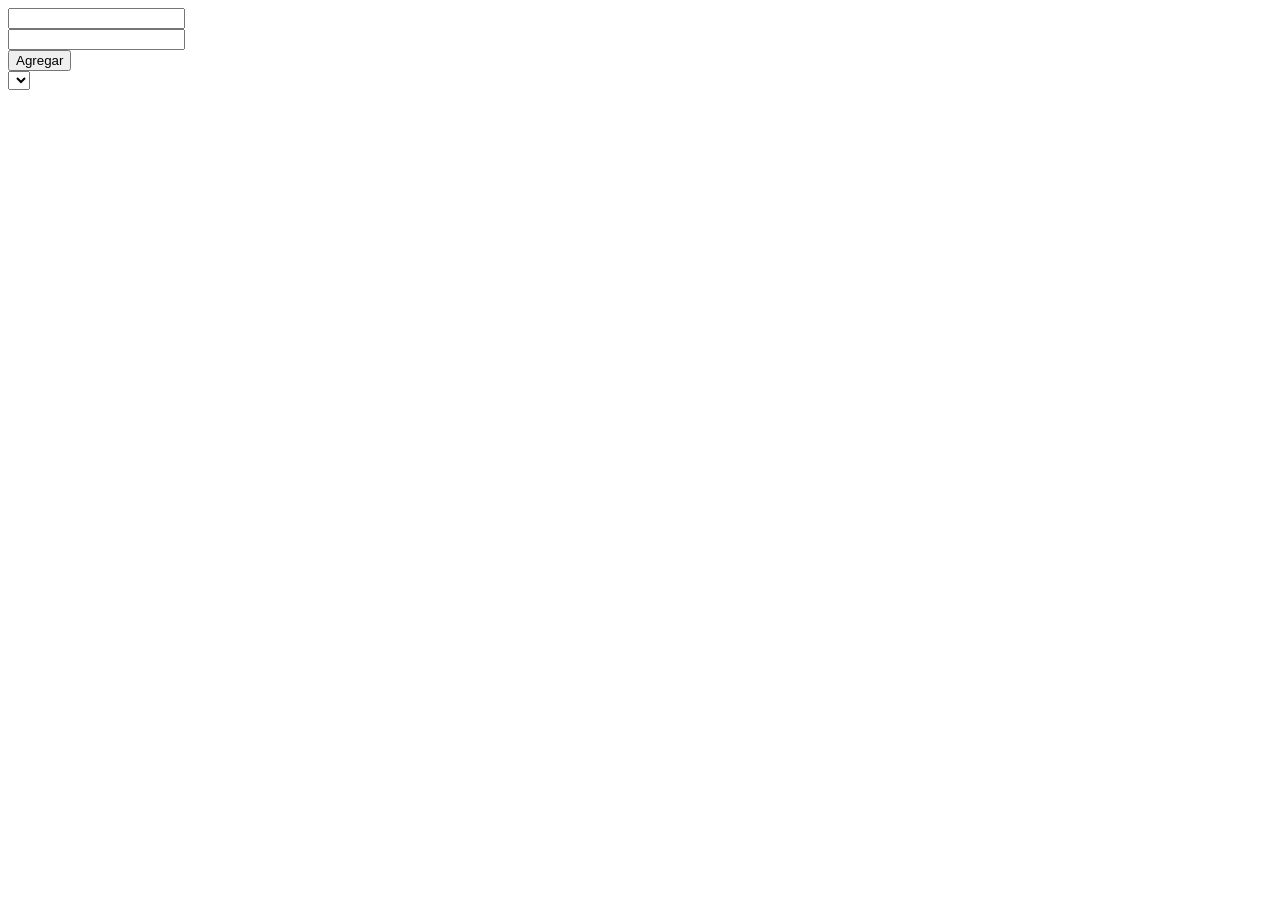
<file: semana 3/index.html>
<!DOCTYPE html>
<html>
    <head>
        <script>
            function agregarProducto(){
                let cmb = document.getElementById("cmbProducto");
                let id = document.getElementById("txtId").value;
                let nombre = document.getElementById("txtNombre").value;
                let opt = document.createElement("option");
                opt.setAttribute("value", id);
                opt.innerText = nombre;
                cmb.appendChild(opt);
            }
        </script>
    </head>
    <body>
        <input id="txtId" type="text" /><br>
        <input id="txtNombre" type="text" /><br>
        <button type="button" onclick="agregarProducto();">Agregar</button><br>
        <div>
            <select id="cmbProducto" name="cmbProducto"></select>
        </div> 
    </body>
</html>
</file>
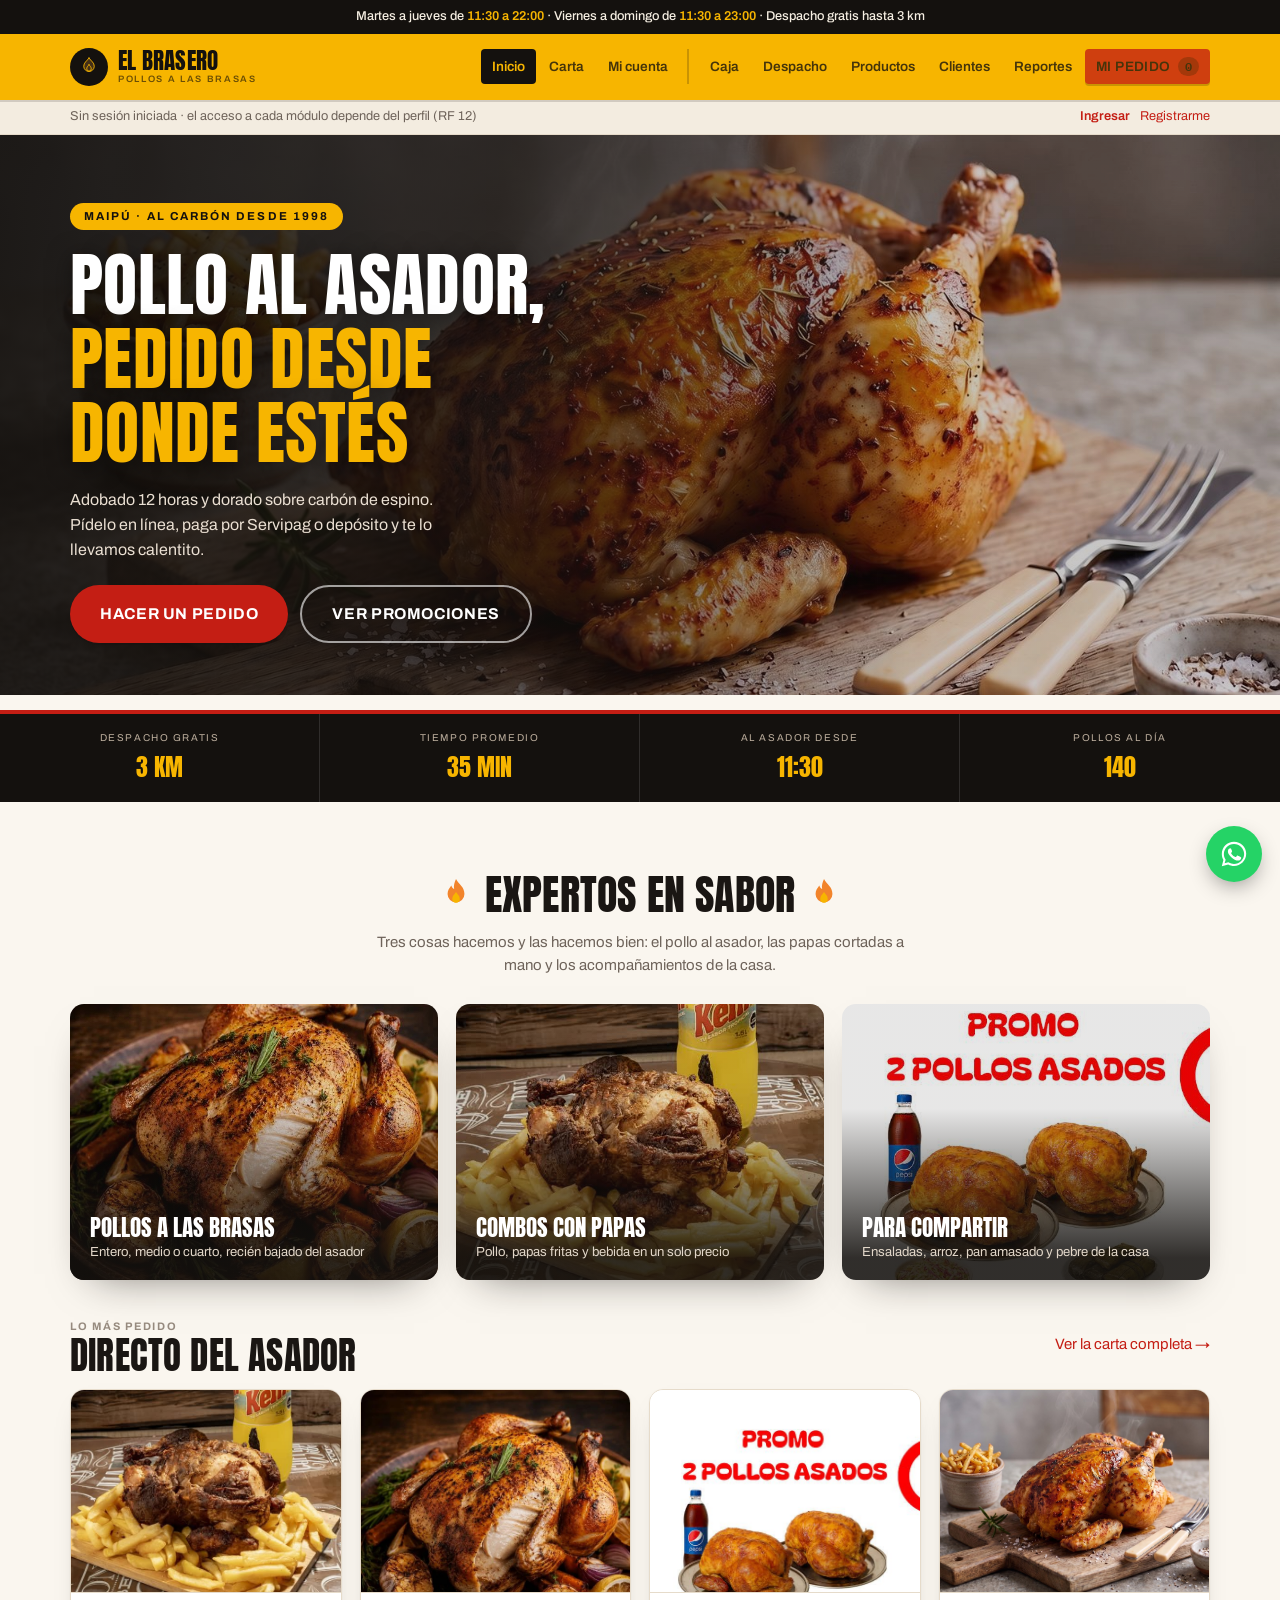
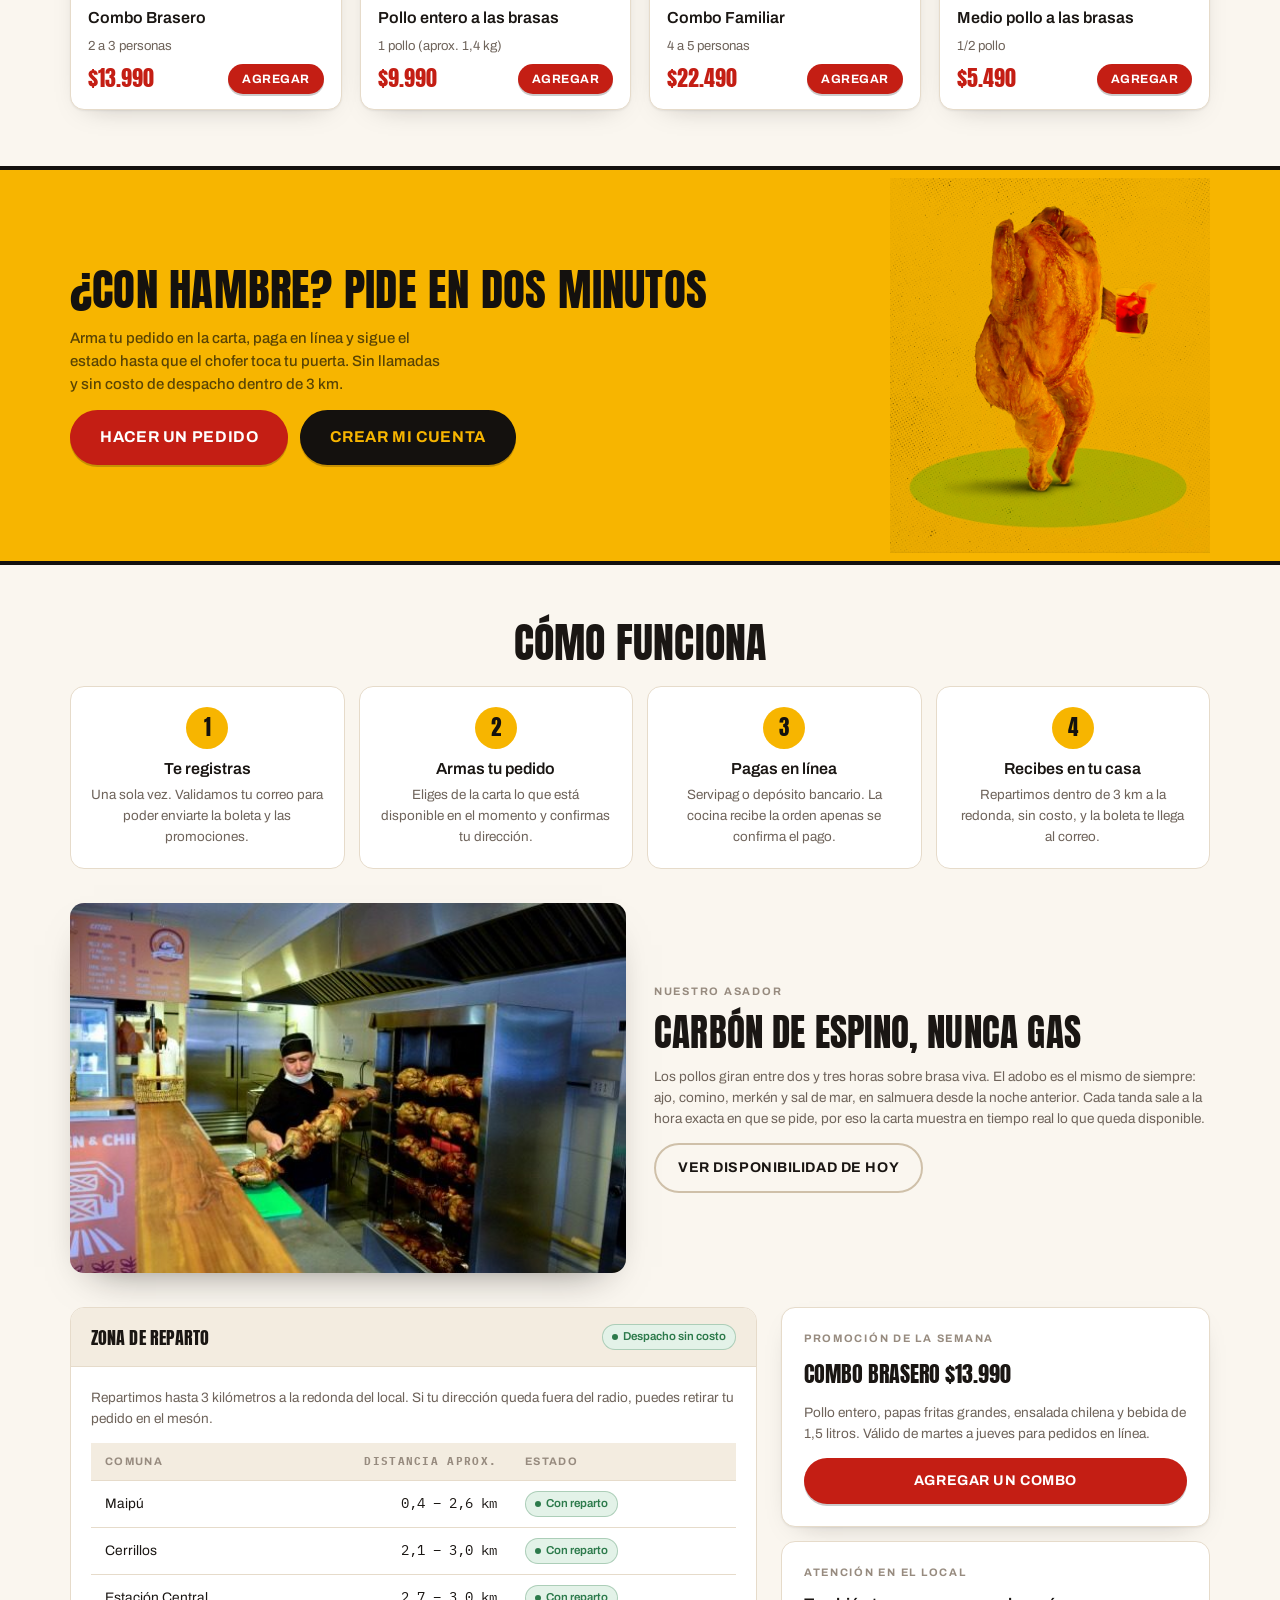
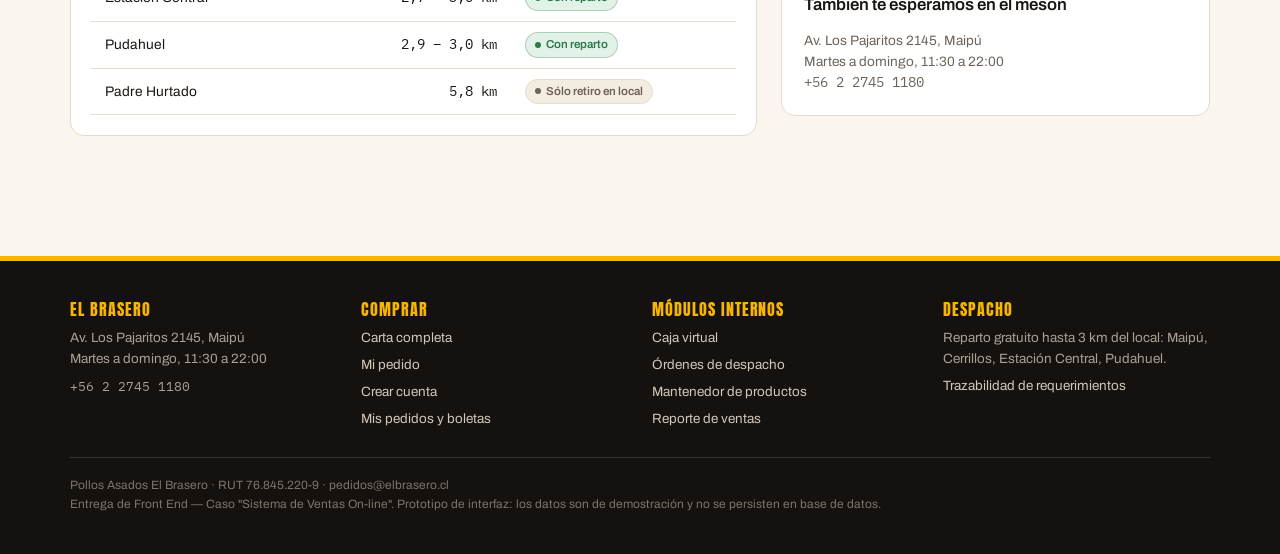
<file: semana 7/el brasero/index.html>
<!doctype html>
<html lang="es">
<head>
<meta charset="utf-8">
<meta name="viewport" content="width=device-width, initial-scale=1, viewport-fit=cover">
<title>El Brasero — Pollos a las brasas</title>
<meta name="description" content="Pollos a las brasas y acompañamientos en Maipú. Pide en línea y recibe en tu casa con despacho gratis dentro de 3 km.">
<link rel="preconnect" href="https://fonts.googleapis.com">
<link rel="preconnect" href="https://fonts.gstatic.com" crossorigin>
<link rel="stylesheet" href="https://fonts.googleapis.com/css2?family=Anton&family=Archivo:wght@400;500;600;700&family=IBM+Plex+Mono:wght@400;600&display=swap">
<link rel="stylesheet" href="assets/css/estilos.css">
</head>
<body data-pagina="index.html">

<div id="cabecera"></div>

<main class="ancho-total">

  <section class="hero">
    <img class="fondo" src="assets/img/hero-pollo-papas.jpg" alt="Pollo entero recién salido del asador, acompañado de papas fritas">
    <div class="contenido">
      <span class="cinta">Maipú · al carbón desde 1998</span>
      <h1>Pollo al asador, <em>pedido desde donde estés</em></h1>
      <p>Adobado 12 horas y dorado sobre carbón de espino. Pídelo en línea, paga por Servipag o depósito y te lo llevamos calentito.</p>
      <div class="acciones">
        <a class="boton grande" href="menu.html">Hacer un pedido</a>
        <a class="boton contorno grande" href="menu.html?categoria=Combos">Ver promociones</a>
      </div>
    </div>
  </section>

  <dl class="tira-datos">
    <div><dt>Despacho gratis</dt><dd>3 km</dd></div>
    <div><dt>Tiempo promedio</dt><dd>35 min</dd></div>
    <div><dt>Al asador desde</dt><dd>11:30</dd></div>
    <div><dt>Pollos al día</dt><dd>140</dd></div>
  </dl>

  <div class="envoltorio pila-lg" style="padding-block:56px 0">

    <section class="pila">
      <div class="titulo-seccion">
        <span class="llama" id="llama-izq"></span>
        <h2>Expertos en sabor</h2>
        <span class="llama" id="llama-der"></span>
      </div>
      <p class="subtitulo-seccion">Tres cosas hacemos y las hacemos bien: el pollo al asador, las papas cortadas a mano y los acompañamientos de la casa.</p>
      <div class="categorias" style="margin-top:12px">
        <a class="categoria" href="menu.html?categoria=Pollos">
          <img src="assets/img/pollo-entero.jpg" alt="Pollo entero asado con verduras y limón">
          <span class="etiqueta">
            <strong>Pollos a las brasas</strong>
            <span>Entero, medio o cuarto, recién bajado del asador</span>
          </span>
        </a>
        <a class="categoria" href="menu.html?categoria=Combos">
          <img src="assets/img/combo-pollo-papas.jpg" alt="Pollo asado sobre tabla con papas fritas y bebida">
          <span class="etiqueta">
            <strong>Combos con papas</strong>
            <span>Pollo, papas fritas y bebida en un solo precio</span>
          </span>
        </a>
        <a class="categoria" href="menu.html?categoria=Acompañamientos">
          <img src="assets/img/promo-dos-pollos.jpg" alt="Promoción de dos pollos asados con ensalada y bebida">
          <span class="etiqueta">
            <strong>Para compartir</strong>
            <span>Ensaladas, arroz, pan amasado y pebre de la casa</span>
          </span>
        </a>
      </div>
    </section>

    <section class="pila">
      <div class="fila-sep">
        <div>
          <span class="rotulo">Lo más pedido</span>
          <h2>Directo del asador</h2>
        </div>
        <a href="menu.html">Ver la carta completa →</a>
      </div>
      <div class="rejilla c4" id="destacados"></div>
    </section>

  </div>

  <section class="franja" style="margin-top:56px">
    <div class="envoltorio">
      <div class="texto">
        <h2>¿Con hambre? Pide en dos minutos</h2>
        <p>Arma tu pedido en la carta, paga en línea y sigue el estado hasta que el chofer toca tu puerta. Sin llamadas y sin costo de despacho dentro de 3 km.</p>
        <div class="fila">
          <a class="boton grande" href="menu.html">Hacer un pedido</a>
          <a class="boton oscuro grande" href="registro.html">Crear mi cuenta</a>
        </div>
      </div>
      <img src="assets/img/mascota-pollo.jpg" alt="Mascota de El Brasero: un pollo asado con un vaso de bebida">
    </div>
  </section>

  <div class="envoltorio pila-lg" style="padding-block:56px 0">

    <section class="pila">
      <div class="titulo-seccion">
        <h2>Cómo funciona</h2>
      </div>
      <div class="pasos" style="margin-top:8px">
        <article class="paso">
          <div class="orden">1</div>
          <h3>Te registras</h3>
          <p>Una sola vez. Validamos tu correo para poder enviarte la boleta y las promociones.</p>
        </article>
        <article class="paso">
          <div class="orden">2</div>
          <h3>Armas tu pedido</h3>
          <p>Eliges de la carta lo que está disponible en el momento y confirmas tu dirección.</p>
        </article>
        <article class="paso">
          <div class="orden">3</div>
          <h3>Pagas en línea</h3>
          <p>Servipag o depósito bancario. La cocina recibe la orden apenas se confirma el pago.</p>
        </article>
        <article class="paso">
          <div class="orden">4</div>
          <h3>Recibes en tu casa</h3>
          <p>Repartimos dentro de 3 km a la redonda, sin costo, y la boleta te llega al correo.</p>
        </article>
      </div>
    </section>

    <section class="bloque-foto">
      <img src="assets/img/asador-cocina.jpg" alt="Maestro asador retirando pollos del asador giratorio en la cocina del local">
      <div class="texto">
        <span class="rotulo">Nuestro asador</span>
        <h2>Carbón de espino, nunca gas</h2>
        <p class="nota">
          Los pollos giran entre dos y tres horas sobre brasa viva. El adobo es
          el mismo de siempre: ajo, comino, merkén y sal de mar, en salmuera
          desde la noche anterior. Cada tanda sale a la hora exacta en que se
          pide, por eso la carta muestra en tiempo real lo que queda disponible.
        </p>
        <a class="boton contorno" href="menu.html">Ver disponibilidad de hoy</a>
      </div>
    </section>

    <section class="dos-columnas">
      <div class="panel">
        <header><h2>Zona de reparto</h2><span class="pildora ok">Despacho sin costo</span></header>
        <div class="cuerpo pila">
          <p class="nota">
            Repartimos hasta 3 kilómetros a la redonda del local. Si tu dirección
            queda fuera del radio, puedes retirar tu pedido en el mesón.
          </p>
          <div class="tabla-contenedor">
            <table class="datos">
              <caption class="solo-lectores">Comunas con reparto y distancia aproximada al local</caption>
              <thead>
                <tr><th>Comuna</th><th class="num">Distancia aprox.</th><th>Estado</th></tr>
              </thead>
              <tbody id="zonas"></tbody>
            </table>
          </div>
        </div>
      </div>

      <div class="pila">
        <div class="tarjeta pila elevada">
          <span class="rotulo">Promoción de la semana</span>
          <h3 style="font-size:1.35rem;font-family:var(--f-display);text-transform:uppercase;font-weight:400">Combo Brasero $13.990</h3>
          <p class="nota">Pollo entero, papas fritas grandes, ensalada chilena y bebida de 1,5 litros. Válido de martes a jueves para pedidos en línea.</p>
          <a class="boton" href="menu.html?categoria=Combos">Agregar un combo</a>
        </div>
        <div class="tarjeta pila">
          <span class="rotulo">Atención en el local</span>
          <h3>También te esperamos en el mesón</h3>
          <p class="nota" id="datos-local"></p>
        </div>
      </div>
    </section>

  </div>
</main>

<div id="pie"></div>

<script src="assets/js/datos.js"></script>
<script src="assets/js/app.js"></script>
<script>
(function () {
  document.querySelector("#llama-izq").innerHTML = Iconos.llama;
  document.querySelector("#llama-der").innerHTML = Iconos.llama;

  const destacados = ["CB-001", "PA-001", "CB-002", "PA-002"]
    .map(c => BRASERO.productos.find(p => p.codigo === c))
    .filter(Boolean);

  document.querySelector("#destacados").innerHTML = destacados.map(p => `
    <article class="carta-producto">
      <div class="grafico">${graficoProducto(p)}</div>
      <div class="info">
        <h3>${escaparHTML(p.nombre)}</h3>
        <p class="descripcion">${escaparHTML(p.unidad)}</p>
        <div class="pie">
          <span class="precio">${Formato.pesos(p.precio)}</span>
          <button class="boton chico" data-codigo="${p.codigo}">Agregar</button>
        </div>
      </div>
    </article>`).join("");

  document.querySelector("#destacados").addEventListener("click", e => {
    const boton = e.target.closest("button[data-codigo]");
    if (!boton) return;
    Pedido.agregar(boton.dataset.codigo);
    boton.textContent = "Agregado ✓";
    setTimeout(() => { boton.textContent = "Agregar"; }, 1600);
  });

  const zonas = [
    { comuna: "Maipú", distancia: "0,4 – 2,6 km", dentro: true },
    { comuna: "Cerrillos", distancia: "2,1 – 3,0 km", dentro: true },
    { comuna: "Estación Central", distancia: "2,7 – 3,0 km", dentro: true },
    { comuna: "Pudahuel", distancia: "2,9 – 3,0 km", dentro: true },
    { comuna: "Padre Hurtado", distancia: "5,8 km", dentro: false }
  ];
  document.querySelector("#zonas").innerHTML = zonas.map(z => `
    <tr>
      <td>${z.comuna}</td>
      <td class="num">${z.distancia}</td>
      <td><span class="pildora ${z.dentro ? "ok" : "neutro"}">${z.dentro ? "Con reparto" : "Sólo retiro en local"}</span></td>
    </tr>`).join("");

  const l = BRASERO.local;
  document.querySelector("#datos-local").innerHTML =
    `${l.direccion}<br>${l.horario}<br><span class="mono">${l.telefono}</span>`;
})();
</script>
</body>
</html>
</file>
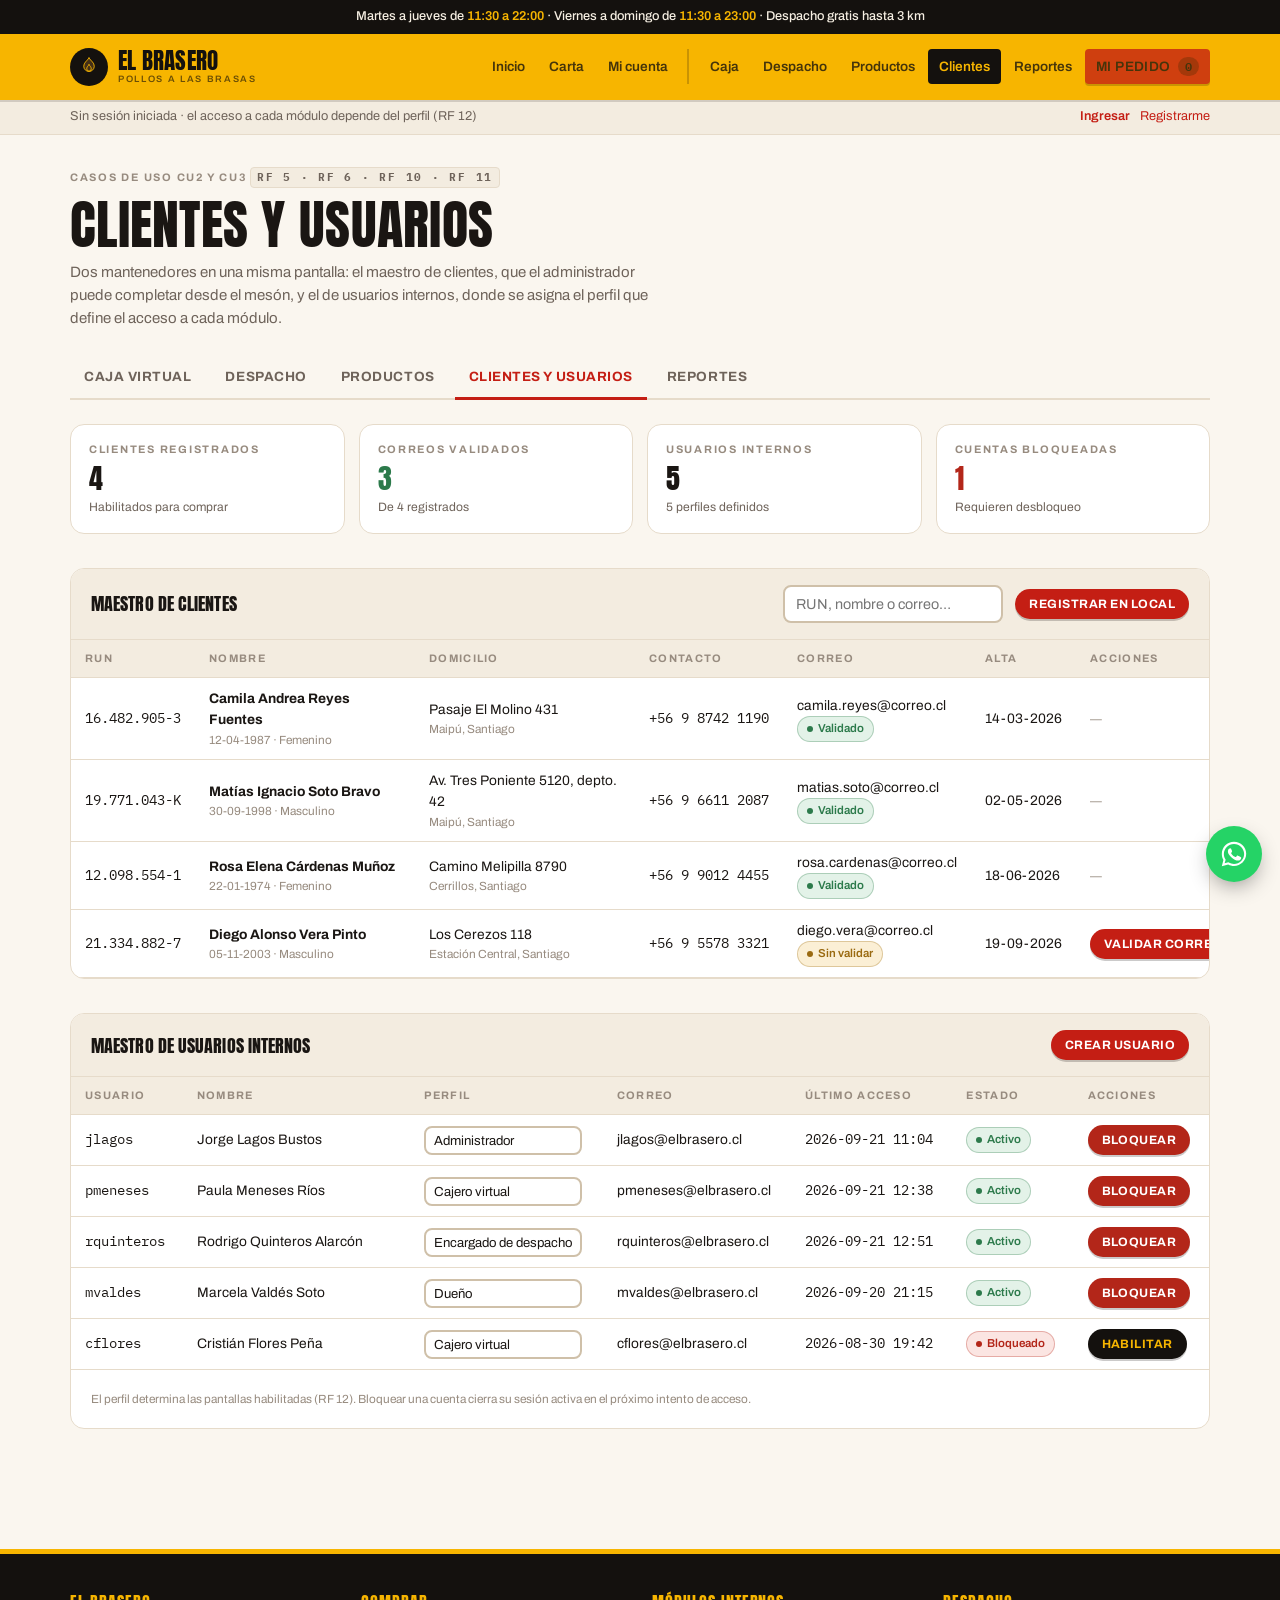
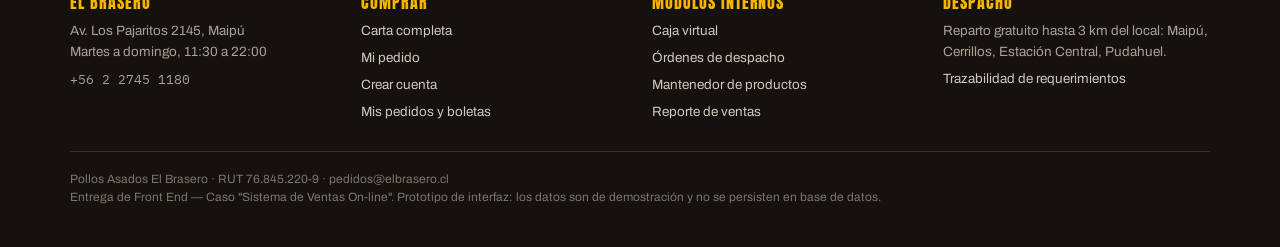
<file: semana 7/el brasero/admin-clientes.html>
<!doctype html>
<html lang="es">
<head>
<meta charset="utf-8">
<meta name="viewport" content="width=device-width, initial-scale=1, viewport-fit=cover">
<title>Clientes y usuarios — El Brasero</title>
<meta name="description" content="Mantenedores de clientes y de usuarios internos, con validación de correo y asignación de perfiles.">
<link rel="preconnect" href="https://fonts.googleapis.com">
<link rel="preconnect" href="https://fonts.gstatic.com" crossorigin>
<link rel="stylesheet" href="https://fonts.googleapis.com/css2?family=Anton&family=Archivo:wght@400;500;600;700&family=IBM+Plex+Mono:wght@400;600&display=swap">
<link rel="stylesheet" href="assets/css/estilos.css">
</head>
<body data-pagina="admin-clientes.html">

<div id="cabecera"></div>

<main class="envoltorio">

  <div class="encabezado-pagina">
    <span class="rotulo">Casos de uso CU2 y CU3 <span class="referencia">RF 5 · RF 6 · RF 10 · RF 11</span></span>
    <h1>Clientes y usuarios</h1>
    <p>
      Dos mantenedores en una misma pantalla: el maestro de clientes, que el
      administrador puede completar desde el mesón, y el de usuarios internos,
      donde se asigna el perfil que define el acceso a cada módulo.
    </p>
  </div>

  <nav class="rail" aria-label="Módulos internos">
    <a href="caja-virtual.html">Caja virtual</a>
    <a href="despacho.html">Despacho</a>
    <a href="admin-productos.html">Productos</a>
    <a href="admin-clientes.html" aria-current="page">Clientes y usuarios</a>
    <a href="reportes.html">Reportes</a>
  </nav>

  <div class="pila-lg">

    <div class="indicadores" id="indicadores"></div>

    <div id="aviso-general" hidden></div>

    <section class="panel">
      <header>
        <h2>Maestro de clientes</h2>
        <div class="fila">
          <label class="solo-lectores" for="buscar-cliente">Buscar cliente</label>
          <input type="search" id="buscar-cliente" placeholder="RUN, nombre o correo…" style="width:220px">
          <button class="boton chico" type="button" id="nuevo-cliente">Registrar en local</button>
        </div>
      </header>
      <div class="tabla-contenedor">
        <table class="datos">
          <caption class="solo-lectores">Clientes registrados con domicilio, contacto y estado de validación del correo</caption>
          <thead>
            <tr>
              <th>RUN</th><th class="envolver">Nombre</th><th class="envolver">Domicilio</th>
              <th>Contacto</th><th>Correo</th><th>Alta</th><th>Acciones</th>
            </tr>
          </thead>
          <tbody id="tabla-clientes"></tbody>
        </table>
      </div>
    </section>

    <section class="panel" id="panel-cliente" hidden>
      <header><h2>Registro de cliente en el local (RF 6)</h2><button class="enlace-quitar" type="button" id="cerrar-cliente">Cerrar</button></header>
      <form class="cuerpo pila" id="formulario-cliente" novalidate>
        <div class="formulario dos">
          <div class="campo">
            <label for="c-run">RUN <span class="requerido">*</span></label>
            <input type="text" id="c-run" name="run" placeholder="12.345.678-5" required>
          </div>
          <div class="campo">
            <label for="c-nombre">Nombre completo <span class="requerido">*</span></label>
            <input type="text" id="c-nombre" name="nombre" required>
          </div>
          <div class="campo">
            <label for="c-direccion">Dirección <span class="requerido">*</span></label>
            <input type="text" id="c-direccion" name="direccion" required>
          </div>
          <div class="campo">
            <label for="c-comuna">Comuna <span class="requerido">*</span></label>
            <select id="c-comuna" name="comuna" required>
              <option value="">Seleccionar…</option>
              <option>Maipú</option><option>Cerrillos</option>
              <option>Estación Central</option><option>Pudahuel</option>
            </select>
          </div>
          <div class="campo">
            <label for="c-provincia">Provincia <span class="requerido">*</span></label>
            <select id="c-provincia" name="provincia" required>
              <option value="">Seleccionar…</option><option>Santiago</option><option>Talagante</option>
            </select>
          </div>
          <div class="campo">
            <label for="c-region">Región <span class="requerido">*</span></label>
            <select id="c-region" name="region" required>
              <option value="">Seleccionar…</option><option>Metropolitana de Santiago</option>
            </select>
          </div>
          <div class="campo">
            <label for="c-nacimiento">Fecha de nacimiento <span class="requerido">*</span></label>
            <input type="date" id="c-nacimiento" name="nacimiento" max="2026-09-21" required>
          </div>
          <div class="campo">
            <label for="c-sexo">Sexo <span class="requerido">*</span></label>
            <select id="c-sexo" name="sexo" required>
              <option value="">Seleccionar…</option><option>Femenino</option><option>Masculino</option>
              <option>Otro</option><option>Prefiero no indicarlo</option>
            </select>
          </div>
          <div class="campo">
            <label for="c-correo">Correo electrónico <span class="requerido">*</span></label>
            <input type="email" id="c-correo" name="correo" required>
            <span class="ayuda">Se valida con la API de mensajería antes de grabar.</span>
          </div>
          <div class="campo">
            <label for="c-telefono">Teléfono <span class="requerido">*</span></label>
            <input type="tel" id="c-telefono" name="telefono" placeholder="+56 9 1234 5678" required>
          </div>
        </div>
        <div id="aviso-cliente" hidden></div>
        <div class="fila">
          <button class="boton" type="submit" id="grabar-cliente">Validar correo y grabar</button>
          <button class="boton contorno" type="button" id="cancelar-cliente">Cancelar</button>
        </div>
      </form>
    </section>

    <section class="panel">
      <header>
        <h2>Maestro de usuarios internos</h2>
        <button class="boton chico" type="button" id="nuevo-usuario">Crear usuario</button>
      </header>
      <div class="tabla-contenedor">
        <table class="datos">
          <caption class="solo-lectores">Usuarios internos con perfil asignado y estado de la cuenta</caption>
          <thead>
            <tr><th>Usuario</th><th class="envolver">Nombre</th><th>Perfil</th><th>Correo</th><th>Último acceso</th><th>Estado</th><th>Acciones</th></tr>
          </thead>
          <tbody id="tabla-usuarios"></tbody>
        </table>
      </div>
      <div class="cuerpo">
        <p class="ayuda">
          El perfil determina las pantallas habilitadas (RF 12). Bloquear una
          cuenta cierra su sesión activa en el próximo intento de acceso.
        </p>
      </div>
    </section>

  </div>
</main>

<div id="pie"></div>

<script src="assets/js/datos.js"></script>
<script src="assets/js/app.js"></script>
<script>
(function () {
  const clientes = BRASERO.clientes.map(c => ({ ...c }));
  const usuarios = BRASERO.usuarios.map(u => ({ ...u }));
  let busqueda = "";

  const elClientes = document.querySelector("#tabla-clientes");
  const elUsuarios = document.querySelector("#tabla-usuarios");
  const panelCliente = document.querySelector("#panel-cliente");
  const formularioCliente = document.querySelector("#formulario-cliente");

  function pintarIndicadores() {
    const validados = clientes.filter(c => c.correoValidado).length;
    document.querySelector("#indicadores").innerHTML = `
      <div class="indicador"><span class="rotulo">Clientes registrados</span><div class="valor">${clientes.length}</div><div class="apoyo">Habilitados para comprar</div></div>
      <div class="indicador"><span class="rotulo">Correos validados</span><div class="valor" style="color:var(--ok)">${validados}</div><div class="apoyo">De ${clientes.length} registrados</div></div>
      <div class="indicador"><span class="rotulo">Usuarios internos</span><div class="valor">${usuarios.length}</div><div class="apoyo">${BRASERO.perfiles.length} perfiles definidos</div></div>
      <div class="indicador"><span class="rotulo">Cuentas bloqueadas</span><div class="valor" style="color:var(--error)">${usuarios.filter(u => u.estado === "Bloqueado").length}</div><div class="apoyo">Requieren desbloqueo</div></div>`;
  }

  function pintarClientes() {
    const visibles = clientes.filter(c =>
      !busqueda || (c.run + " " + c.nombre + " " + c.correo).toLowerCase().includes(busqueda));
    if (!visibles.length) {
      elClientes.innerHTML = `<tr><td colspan="7"><p class="nota">Sin resultados para la búsqueda.</p></td></tr>`;
      return;
    }
    elClientes.innerHTML = visibles.map(c => `
      <tr>
        <td class="mono">${c.run}</td>
        <td class="envolver"><strong>${escaparHTML(c.nombre)}</strong><div class="ayuda">${Formato.fecha(c.nacimiento)} · ${c.sexo}</div></td>
        <td class="envolver">${escaparHTML(c.direccion)}<div class="ayuda">${c.comuna}, ${c.provincia}</div></td>
        <td class="mono">${c.telefono}</td>
        <td>
          <div>${escaparHTML(c.correo)}</div>
          <span class="pildora ${c.correoValidado ? "ok" : "alerta"}">${c.correoValidado ? "Validado" : "Sin validar"}</span>
        </td>
        <td>${Formato.fecha(c.alta)}</td>
        <td>${c.correoValidado
          ? `<span class="ayuda">—</span>`
          : `<button class="boton chico" type="button" data-validar="${c.run}">Validar correo</button>`}</td>
      </tr>`).join("");
  }

  function pintarUsuarios() {
    elUsuarios.innerHTML = usuarios.map(u => `
      <tr>
        <td class="mono">${u.usuario}</td>
        <td class="envolver">${escaparHTML(u.nombre)}</td>
        <td>
          <label class="solo-lectores" for="perfil-${u.usuario}">Perfil de ${escaparHTML(u.nombre)}</label>
          <select id="perfil-${u.usuario}" data-perfil="${u.usuario}" style="width:auto;padding:5px 8px;font-size:.82rem">
            ${BRASERO.perfiles.map(p => `<option ${p.nombre === u.perfil ? "selected" : ""}>${p.nombre}</option>`).join("")}
          </select>
        </td>
        <td>${escaparHTML(u.correo)}</td>
        <td class="mono">${u.ultimoAcceso}</td>
        <td><span class="pildora ${u.estado === "Activo" ? "ok" : "error"}">${u.estado}</span></td>
        <td><button class="boton chico ${u.estado === "Activo" ? "peligro" : "oscuro"}" type="button" data-estado="${u.usuario}">
          ${u.estado === "Activo" ? "Bloquear" : "Habilitar"}
        </button></td>
      </tr>`).join("");
  }

  elClientes.addEventListener("click", async e => {
    const boton = e.target.closest("button[data-validar]");
    if (!boton) return;
    const cliente = clientes.find(c => c.run === boton.dataset.validar);
    boton.disabled = true;
    boton.textContent = "Validando…";
    mostrarAviso("#aviso-general", "info", `Consultando la API de mensajería por ${escaparHTML(cliente.correo)}…`);
    const resultado = await Validar.existenciaCorreo(cliente.correo);
    if (resultado.existe) {
      cliente.correoValidado = true;
      mostrarAviso("#aviso-general", "ok",
        `Correo de <strong>${escaparHTML(cliente.nombre)}</strong> validado. Ya puede recibir boletas y promociones.`);
    } else {
      mostrarAviso("#aviso-general", "error",
        `La API informó que ${escaparHTML(cliente.correo)} no existe o está inactivo. Corrige el dato con el cliente.`);
      boton.disabled = false;
      boton.textContent = "Validar correo";
    }
    pintarClientes();
    pintarIndicadores();
  });

  elUsuarios.addEventListener("click", e => {
    const boton = e.target.closest("button[data-estado]");
    if (!boton) return;
    const usuario = usuarios.find(u => u.usuario === boton.dataset.estado);
    usuario.estado = usuario.estado === "Activo" ? "Bloqueado" : "Activo";
    mostrarAviso("#aviso-general", usuario.estado === "Activo" ? "ok" : "alerta",
      `La cuenta <strong>${usuario.usuario}</strong> quedó ${usuario.estado.toLowerCase()}.`);
    pintarUsuarios();
    pintarIndicadores();
  });

  elUsuarios.addEventListener("change", e => {
    const selector = e.target.closest("select[data-perfil]");
    if (!selector) return;
    const usuario = usuarios.find(u => u.usuario === selector.dataset.perfil);
    usuario.perfil = selector.value;
    mostrarAviso("#aviso-general", "ok",
      `<strong>${escaparHTML(usuario.nombre)}</strong> ahora tiene el perfil ${escaparHTML(usuario.perfil)}. El cambio aplica en su próximo ingreso.`);
    pintarUsuarios();
  });

  document.querySelector("#buscar-cliente").addEventListener("input", e => {
    busqueda = e.target.value.trim().toLowerCase();
    pintarClientes();
  });

  document.querySelector("#nuevo-cliente").addEventListener("click", () => {
    panelCliente.hidden = false;
    panelCliente.scrollIntoView({ behavior: "smooth", block: "center" });
  });
  document.querySelector("#cerrar-cliente").addEventListener("click", () => { panelCliente.hidden = true; });
  document.querySelector("#cancelar-cliente").addEventListener("click", () => { panelCliente.hidden = true; });

  document.querySelector("#nuevo-usuario").addEventListener("click", () => {
    mostrarAviso("#aviso-general", "info",
      "La creación de usuarios internos exige perfil y correo corporativo. El formulario reutiliza las mismas validaciones del registro de clientes.");
  });

  formularioCliente.addEventListener("submit", async e => {
    e.preventDefault();
    const d = formularioCliente.elements;
    formularioCliente.querySelectorAll(".error-campo").forEach(x => x.remove());
    formularioCliente.querySelectorAll(".campo.invalido").forEach(c => c.classList.remove("invalido"));
    let valido = true;

    const marcar = (campo, mensaje) => {
      d[campo].closest(".campo").classList.add("invalido");
      d[campo].closest(".campo").insertAdjacentHTML("beforeend", `<span class="error-campo">${mensaje}</span>`);
      valido = false;
    };

    ["run", "nombre", "direccion", "comuna", "provincia", "region", "nacimiento", "sexo", "correo", "telefono"]
      .forEach(campo => { if (!d[campo].value.trim()) marcar(campo, "Dato obligatorio."); });

    if (d.run.value.trim() && !Validar.run(d.run.value)) marcar("run", "RUN inválido: revisa el dígito verificador.");
    if (d.run.value.trim() && clientes.some(c => c.run.replace(/\./g, "") === d.run.value.replace(/\./g, "").toUpperCase()))
      marcar("run", "Este RUN ya está registrado.");
    if (d.correo.value.trim() && !Validar.formatoCorreo(d.correo.value)) marcar("correo", "Formato de correo inválido.");
    if (d.telefono.value.trim() && !Validar.telefono(d.telefono.value)) marcar("telefono", "Formato: +56 9 1234 5678.");
    if (d.nacimiento.value && !Validar.mayorDeEdad(d.nacimiento.value)) marcar("nacimiento", "El cliente debe ser mayor de edad.");

    if (!valido) {
      mostrarAviso("#aviso-cliente", "error", "Corrige los campos marcados para poder grabar.");
      return;
    }

    const boton = document.querySelector("#grabar-cliente");
    boton.disabled = true;
    boton.textContent = "Validando correo…";
    mostrarAviso("#aviso-cliente", "info", "Comprobando el correo con la API de mensajería…");

    const resultado = await Validar.existenciaCorreo(d.correo.value.trim());
    boton.disabled = false;
    boton.textContent = "Validar correo y grabar";

    if (!resultado.existe) {
      marcar("correo", "El correo no existe o está inactivo según la API.");
      mostrarAviso("#aviso-cliente", "error", "El registro no se grabó: el correo no pasó la validación del servicio de mensajería.");
      return;
    }

    const nombreGrabado = d.nombre.value.trim();
    clientes.unshift({
      run: d.run.value.trim().toUpperCase(), nombre: nombreGrabado,
      direccion: d.direccion.value.trim(), comuna: d.comuna.value,
      provincia: d.provincia.value, region: d.region.value,
      nacimiento: d.nacimiento.value, sexo: d.sexo.value,
      correo: d.correo.value.trim(), telefono: d.telefono.value.trim(),
      correoValidado: true, alta: "2026-09-21"
    });

    formularioCliente.reset();
    panelCliente.hidden = true;
    mostrarAviso("#aviso-general", "ok",
      `Cliente <strong>${escaparHTML(nombreGrabado)}</strong> registrado desde el local, con correo validado. Ya puede comprar en el sitio.`);
    pintarClientes();
    pintarIndicadores();
  });

  pintarIndicadores();
  pintarClientes();
  pintarUsuarios();
})();
</script>
</body>
</html>
</file>
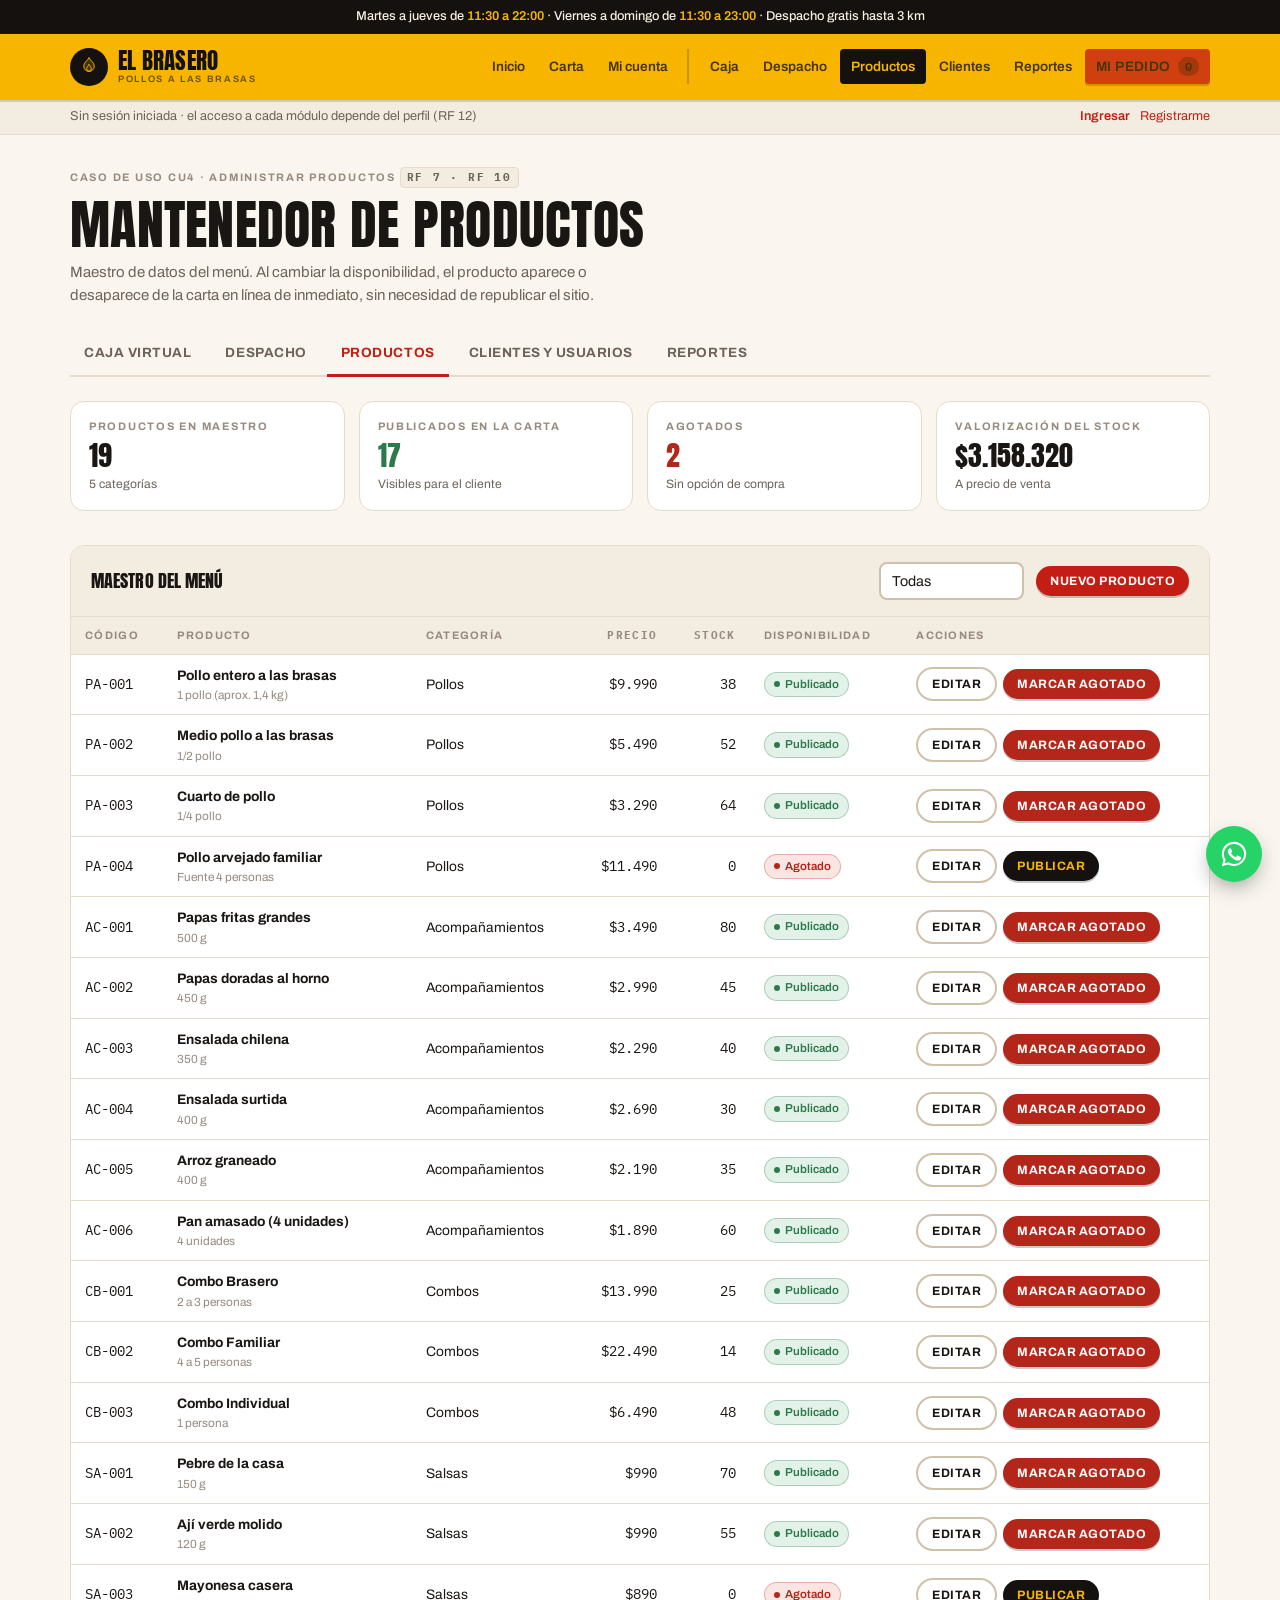
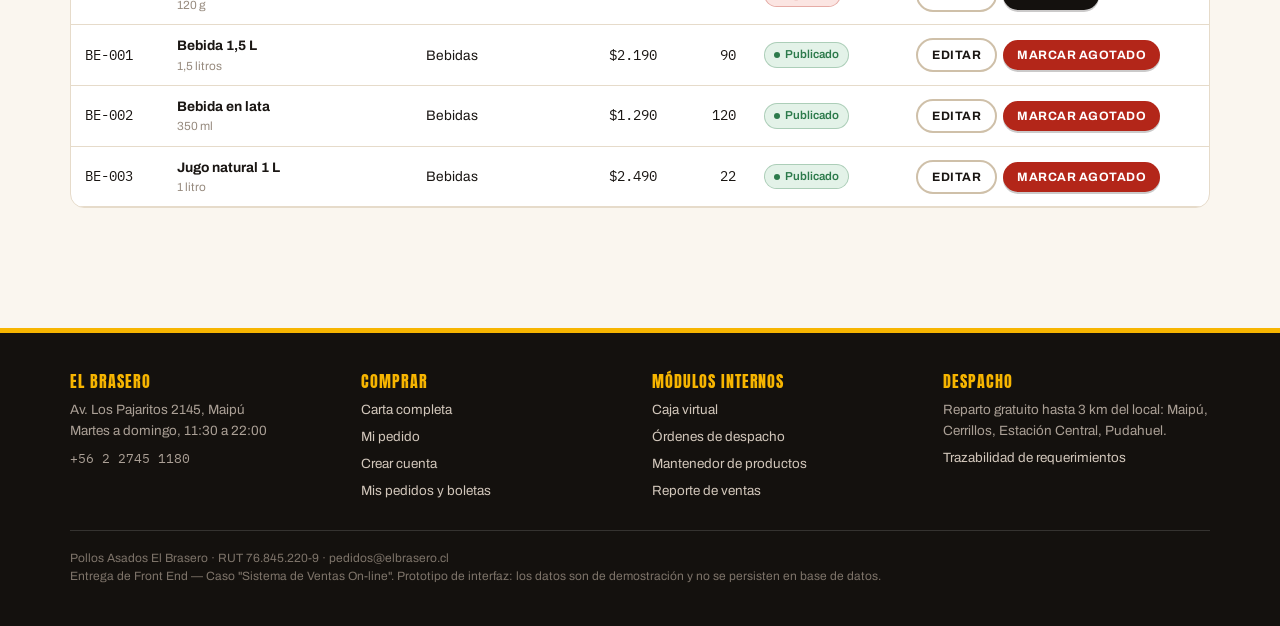
<file: semana 7/el brasero/admin-productos.html>
<!doctype html>
<html lang="es">
<head>
<meta charset="utf-8">
<meta name="viewport" content="width=device-width, initial-scale=1, viewport-fit=cover">
<title>Mantenedor de productos — El Brasero</title>
<meta name="description" content="Mantenedor de maestro de productos: precios, stock y disponibilidad publicada en la carta.">
<link rel="preconnect" href="https://fonts.googleapis.com">
<link rel="preconnect" href="https://fonts.gstatic.com" crossorigin>
<link rel="stylesheet" href="https://fonts.googleapis.com/css2?family=Anton&family=Archivo:wght@400;500;600;700&family=IBM+Plex+Mono:wght@400;600&display=swap">
<link rel="stylesheet" href="assets/css/estilos.css">
</head>
<body data-pagina="admin-productos.html">

<div id="cabecera"></div>

<main class="envoltorio">

  <div class="encabezado-pagina">
    <span class="rotulo">Caso de uso CU4 · Administrar productos <span class="referencia">RF 7 · RF 10</span></span>
    <h1>Mantenedor de productos</h1>
    <p>
      Maestro de datos del menú. Al cambiar la disponibilidad, el producto
      aparece o desaparece de la carta en línea de inmediato, sin necesidad de
      republicar el sitio.
    </p>
  </div>

  <nav class="rail" aria-label="Módulos internos">
    <a href="caja-virtual.html">Caja virtual</a>
    <a href="despacho.html">Despacho</a>
    <a href="admin-productos.html" aria-current="page">Productos</a>
    <a href="admin-clientes.html">Clientes y usuarios</a>
    <a href="reportes.html">Reportes</a>
  </nav>

  <div class="pila-lg">

    <div class="indicadores" id="indicadores"></div>

    <div id="aviso-productos" hidden></div>

    <section class="panel">
      <header>
        <h2>Maestro del menú</h2>
        <div class="fila">
          <label class="solo-lectores" for="filtro-categoria">Filtrar por categoría</label>
          <select id="filtro-categoria" style="width:auto"></select>
          <button class="boton chico" type="button" id="nuevo">Nuevo producto</button>
        </div>
      </header>
      <div class="tabla-contenedor">
        <table class="datos">
          <caption class="solo-lectores">Productos del menú con precio, stock y disponibilidad</caption>
          <thead>
            <tr>
              <th>Código</th><th class="envolver">Producto</th><th>Categoría</th>
              <th class="num">Precio</th><th class="num">Stock</th><th>Disponibilidad</th><th>Acciones</th>
            </tr>
          </thead>
          <tbody id="tabla-productos"></tbody>
        </table>
      </div>
    </section>

    <section class="panel" id="panel-edicion" hidden>
      <header><h2 id="titulo-edicion">Editar producto</h2><button class="enlace-quitar" type="button" id="cerrar-edicion">Cerrar</button></header>
      <form class="cuerpo pila" id="formulario-producto" novalidate>
        <div class="formulario dos">
          <div class="campo">
            <label for="p-codigo">Código <span class="requerido">*</span></label>
            <input type="text" id="p-codigo" name="codigo" required>
          </div>
          <div class="campo">
            <label for="p-nombre">Nombre <span class="requerido">*</span></label>
            <input type="text" id="p-nombre" name="nombre" required>
          </div>
          <div class="campo">
            <label for="p-categoria">Categoría <span class="requerido">*</span></label>
            <select id="p-categoria" name="categoria" required>
              <option>Pollos</option><option>Acompañamientos</option><option>Combos</option>
              <option>Salsas</option><option>Bebidas</option>
            </select>
          </div>
          <div class="campo">
            <label for="p-unidad">Unidad de venta <span class="requerido">*</span></label>
            <input type="text" id="p-unidad" name="unidad" placeholder="1 pollo, 500 g, 1,5 litros…" required>
          </div>
          <div class="campo">
            <label for="p-precio">Precio de venta <span class="requerido">*</span></label>
            <input type="number" id="p-precio" name="precio" min="0" step="10" required>
          </div>
          <div class="campo">
            <label for="p-stock">Stock disponible <span class="requerido">*</span></label>
            <input type="number" id="p-stock" name="stock" min="0" step="1" required>
          </div>
        </div>
        <div class="campo">
          <label for="p-descripcion">Descripción para la carta</label>
          <textarea id="p-descripcion" name="descripcion"></textarea>
        </div>
        <label class="opcion">
          <input type="checkbox" id="p-disponible" name="disponible">
          <span>
            <span class="titulo">Publicar en la carta</span>
            <span class="detalle">Si se desmarca, el producto se muestra como agotado y no se puede agregar al pedido.</span>
          </span>
        </label>
        <div id="aviso-formulario" hidden></div>
        <div class="fila">
          <button class="boton" type="submit">Grabar cambios</button>
          <button class="boton contorno" type="button" id="cancelar-edicion">Cancelar</button>
        </div>
      </form>
    </section>

  </div>
</main>

<div id="pie"></div>

<script src="assets/js/datos.js"></script>
<script src="assets/js/app.js"></script>
<script>
(function () {
  const productos = BRASERO.productos.map(p => ({ ...p }));
  const categorias = ["Todas", ...new Set(productos.map(p => p.categoria))];
  let categoriaFiltro = "Todas";
  let codigoEditando = null;

  const elTabla = document.querySelector("#tabla-productos");
  const elPanel = document.querySelector("#panel-edicion");
  const formulario = document.querySelector("#formulario-producto");

  document.querySelector("#filtro-categoria").innerHTML =
    categorias.map(c => `<option>${c}</option>`).join("");

  function pintarIndicadores() {
    const publicados = productos.filter(p => p.disponible).length;
    const agotados = productos.length - publicados;
    const valorStock = productos.reduce((t, p) => t + p.precio * p.stock, 0);
    document.querySelector("#indicadores").innerHTML = `
      <div class="indicador"><span class="rotulo">Productos en maestro</span><div class="valor">${productos.length}</div><div class="apoyo">${categorias.length - 1} categorías</div></div>
      <div class="indicador"><span class="rotulo">Publicados en la carta</span><div class="valor" style="color:var(--ok)">${publicados}</div><div class="apoyo">Visibles para el cliente</div></div>
      <div class="indicador"><span class="rotulo">Agotados</span><div class="valor" style="color:var(--error)">${agotados}</div><div class="apoyo">Sin opción de compra</div></div>
      <div class="indicador"><span class="rotulo">Valorización del stock</span><div class="valor">${Formato.pesos(valorStock)}</div><div class="apoyo">A precio de venta</div></div>`;
  }

  function pintarTabla() {
    const visibles = productos.filter(p => categoriaFiltro === "Todas" || p.categoria === categoriaFiltro);
    elTabla.innerHTML = visibles.map(p => `
      <tr>
        <td class="mono">${p.codigo}</td>
        <td class="envolver"><strong>${escaparHTML(p.nombre)}</strong><div class="ayuda">${escaparHTML(p.unidad)}</div></td>
        <td>${p.categoria}</td>
        <td class="num">${Formato.pesos(p.precio)}</td>
        <td class="num">${p.stock}</td>
        <td><span class="pildora ${p.disponible ? "ok" : "error"}">${p.disponible ? "Publicado" : "Agotado"}</span></td>
        <td>
          <div class="fila" style="gap:6px">
            <button class="boton chico contorno" type="button" data-accion="editar" data-codigo="${p.codigo}">Editar</button>
            <button class="boton chico ${p.disponible ? "peligro" : "oscuro"}" type="button" data-accion="alternar" data-codigo="${p.codigo}">
              ${p.disponible ? "Marcar agotado" : "Publicar"}
            </button>
          </div>
        </td>
      </tr>`).join("");
  }

  function abrirEdicion(producto) {
    codigoEditando = producto ? producto.codigo : null;
    document.querySelector("#titulo-edicion").textContent =
      producto ? "Editar " + producto.nombre : "Nuevo producto";
    formulario.elements.codigo.value = producto ? producto.codigo : "";
    formulario.elements.codigo.readOnly = Boolean(producto);
    formulario.elements.nombre.value = producto ? producto.nombre : "";
    formulario.elements.categoria.value = producto ? producto.categoria : "Pollos";
    formulario.elements.unidad.value = producto ? producto.unidad : "";
    formulario.elements.precio.value = producto ? producto.precio : "";
    formulario.elements.stock.value = producto ? producto.stock : 0;
    formulario.elements.descripcion.value = producto ? producto.descripcion : "";
    formulario.elements.disponible.checked = producto ? producto.disponible : true;
    document.querySelector("#aviso-formulario").hidden = true;
    elPanel.hidden = false;
    elPanel.scrollIntoView({ behavior: "smooth", block: "center" });
  }

  elTabla.addEventListener("click", e => {
    const boton = e.target.closest("button[data-accion]");
    if (!boton) return;
    const producto = productos.find(p => p.codigo === boton.dataset.codigo);

    if (boton.dataset.accion === "editar") { abrirEdicion(producto); return; }

    producto.disponible = !producto.disponible;
    if (!producto.disponible) producto.stock = 0;
    else if (producto.stock === 0) producto.stock = 10;
    mostrarAviso("#aviso-productos", producto.disponible ? "ok" : "alerta",
      `<strong>${escaparHTML(producto.nombre)}</strong> ${producto.disponible ? "quedó publicado en la carta" : "se marcó como agotado y ya no se puede agregar al pedido"}.`);
    pintarTabla();
    pintarIndicadores();
  });

  document.querySelector("#filtro-categoria").addEventListener("change", e => {
    categoriaFiltro = e.target.value;
    pintarTabla();
  });

  document.querySelector("#nuevo").addEventListener("click", () => abrirEdicion(null));
  document.querySelector("#cerrar-edicion").addEventListener("click", () => { elPanel.hidden = true; });
  document.querySelector("#cancelar-edicion").addEventListener("click", () => { elPanel.hidden = true; });

  formulario.addEventListener("submit", e => {
    e.preventDefault();
    const d = formulario.elements;
    formulario.querySelectorAll(".error-campo").forEach(x => x.remove());
    formulario.querySelectorAll(".campo.invalido").forEach(c => c.classList.remove("invalido"));
    let valido = true;

    ["codigo", "nombre", "unidad", "precio", "stock"].forEach(campo => {
      if (!String(d[campo].value).trim()) {
        d[campo].closest(".campo").classList.add("invalido");
        d[campo].closest(".campo").insertAdjacentHTML("beforeend", `<span class="error-campo">Dato obligatorio.</span>`);
        valido = false;
      }
    });
    if (Number(d.precio.value) <= 0) {
      d.precio.closest(".campo").classList.add("invalido");
      d.precio.closest(".campo").insertAdjacentHTML("beforeend", `<span class="error-campo">El precio debe ser mayor que cero.</span>`);
      valido = false;
    }
    if (!codigoEditando && productos.some(p => p.codigo === d.codigo.value.trim().toUpperCase())) {
      d.codigo.closest(".campo").classList.add("invalido");
      d.codigo.closest(".campo").insertAdjacentHTML("beforeend", `<span class="error-campo">Ya existe un producto con este código.</span>`);
      valido = false;
    }

    if (!valido) {
      mostrarAviso("#aviso-formulario", "error", "Revisa los campos marcados antes de grabar.");
      return;
    }

    const datos = {
      codigo: d.codigo.value.trim().toUpperCase(),
      nombre: d.nombre.value.trim(),
      categoria: d.categoria.value,
      unidad: d.unidad.value.trim(),
      precio: Number(d.precio.value),
      stock: Number(d.stock.value),
      descripcion: d.descripcion.value.trim(),
      disponible: d.disponible.checked,
      icono: d.categoria.value === "Pollos" ? "pollo"
        : d.categoria.value === "Combos" ? "combo"
        : d.categoria.value === "Bebidas" ? "bebida"
        : d.categoria.value === "Salsas" ? "salsa" : "papas"
    };

    if (codigoEditando) {
      Object.assign(productos.find(p => p.codigo === codigoEditando), datos);
      mostrarAviso("#aviso-productos", "ok", `Producto <strong>${escaparHTML(datos.nombre)}</strong> actualizado en el maestro.`);
    } else {
      productos.push(datos);
      mostrarAviso("#aviso-productos", "ok", `Producto <strong>${escaparHTML(datos.nombre)}</strong> agregado al maestro con código ${datos.codigo}.`);
    }

    elPanel.hidden = true;
    pintarTabla();
    pintarIndicadores();
  });

  pintarIndicadores();
  pintarTabla();
})();
</script>
</body>
</html>
</file>
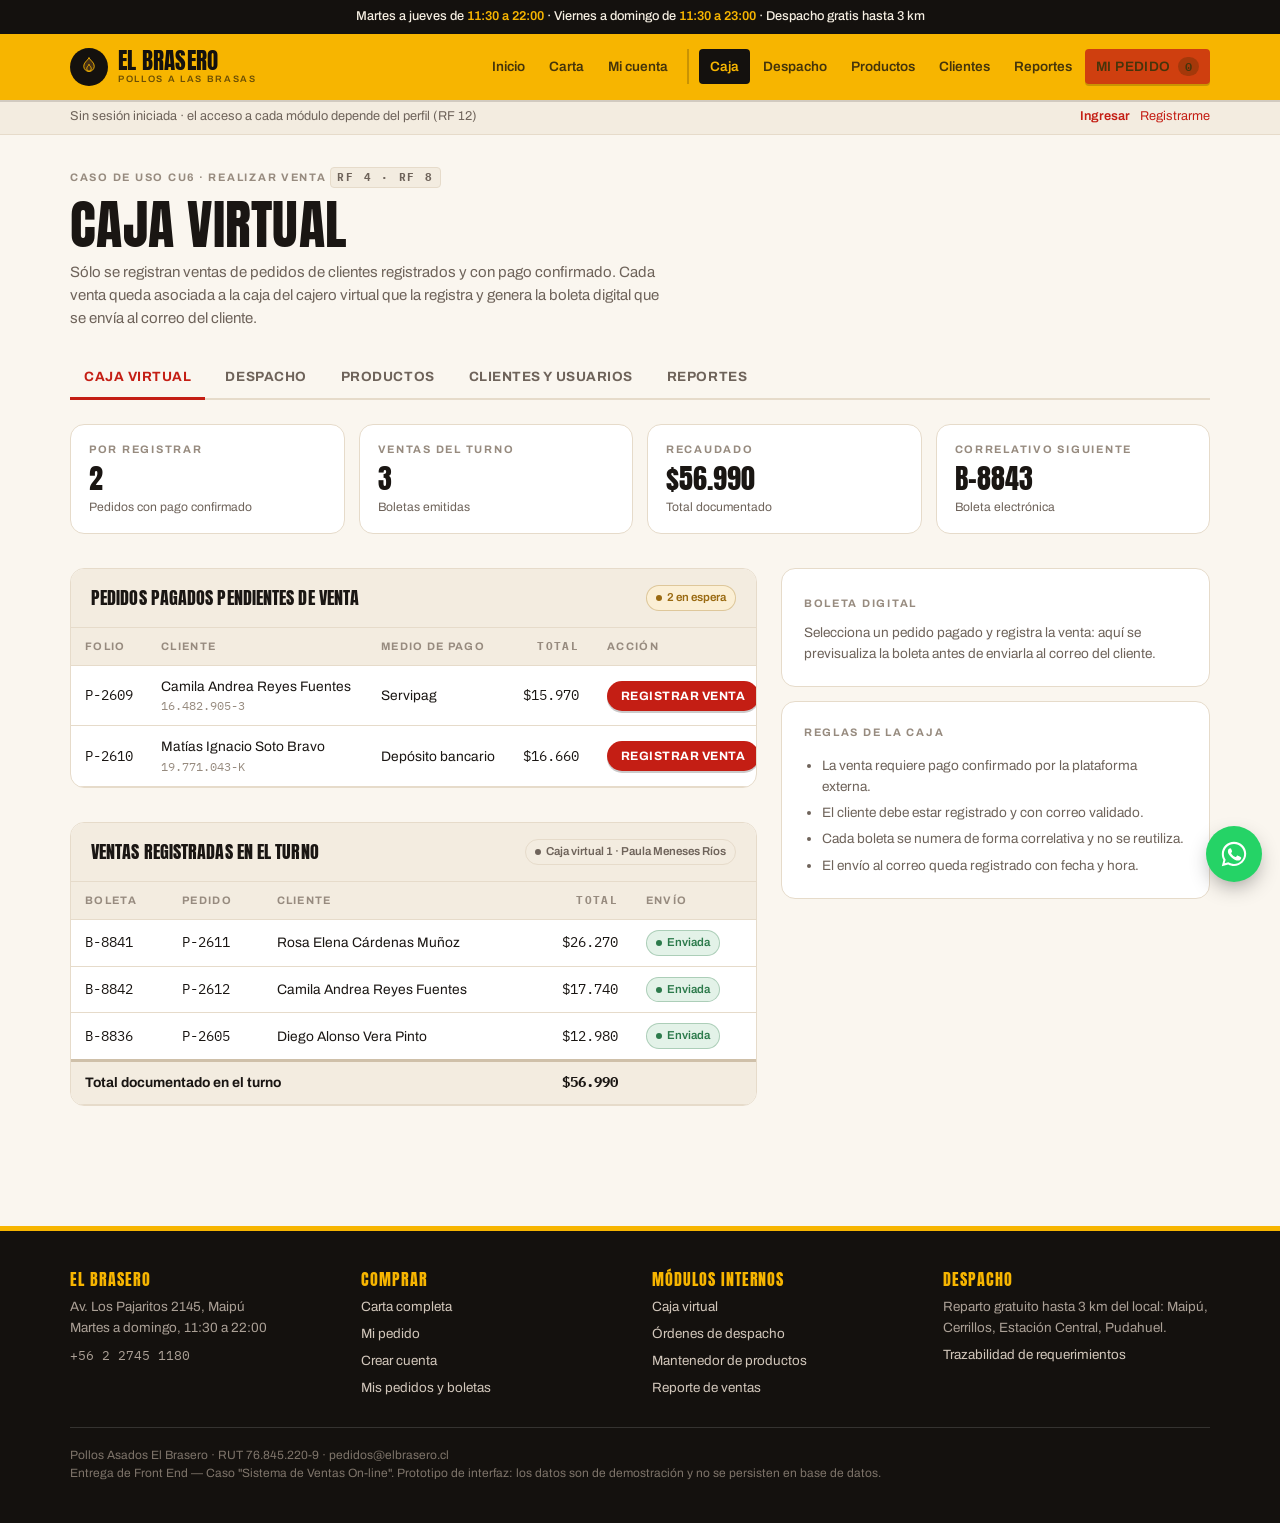
<file: semana 7/el brasero/caja-virtual.html>
<!doctype html>
<html lang="es">
<head>
<meta charset="utf-8">
<meta name="viewport" content="width=device-width, initial-scale=1, viewport-fit=cover">
<title>Caja virtual — El Brasero</title>
<meta name="description" content="Registro de ventas de pedidos pagados y emisión de la boleta digital enviada al correo del cliente.">
<link rel="preconnect" href="https://fonts.googleapis.com">
<link rel="preconnect" href="https://fonts.gstatic.com" crossorigin>
<link rel="stylesheet" href="https://fonts.googleapis.com/css2?family=Anton&family=Archivo:wght@400;500;600;700&family=IBM+Plex+Mono:wght@400;600&display=swap">
<link rel="stylesheet" href="assets/css/estilos.css">
</head>
<body data-pagina="caja-virtual.html">

<div id="cabecera"></div>

<main class="envoltorio">

  <div class="encabezado-pagina">
    <span class="rotulo">Caso de uso CU6 · Realizar venta <span class="referencia">RF 4 · RF 8</span></span>
    <h1>Caja virtual</h1>
    <p>
      Sólo se registran ventas de pedidos de clientes registrados y con pago
      confirmado. Cada venta queda asociada a la caja del cajero virtual que la
      registra y genera la boleta digital que se envía al correo del cliente.
    </p>
  </div>

  <nav class="rail" aria-label="Módulos internos">
    <a href="caja-virtual.html" aria-current="page">Caja virtual</a>
    <a href="despacho.html">Despacho</a>
    <a href="admin-productos.html">Productos</a>
    <a href="admin-clientes.html">Clientes y usuarios</a>
    <a href="reportes.html">Reportes</a>
  </nav>

  <div class="pila-lg">

    <div class="indicadores" id="indicadores"></div>

    <div class="dos-columnas">

      <div class="pila-lg">
        <section class="panel">
          <header>
            <h2>Pedidos pagados pendientes de venta</h2>
            <span class="pildora alerta" id="conteo-pendientes"></span>
          </header>
          <div class="tabla-contenedor">
            <table class="datos">
              <caption class="solo-lectores">Pedidos con pago confirmado a la espera de registro de venta</caption>
              <thead>
                <tr><th>Folio</th><th class="envolver">Cliente</th><th>Medio de pago</th><th class="num">Total</th><th>Acción</th></tr>
              </thead>
              <tbody id="tabla-pendientes"></tbody>
            </table>
          </div>
          <div class="cuerpo" id="sin-pendientes" hidden>
            <p class="nota">No hay pedidos pagados en espera. La caja queda a la espera de nuevas confirmaciones de pago.</p>
          </div>
        </section>

        <section class="panel">
          <header><h2>Ventas registradas en el turno</h2><span class="pildora neutro" id="caja-asignada"></span></header>
          <div class="tabla-contenedor">
            <table class="datos">
              <caption class="solo-lectores">Ventas registradas durante el turno del cajero virtual</caption>
              <thead>
                <tr><th>Boleta</th><th>Pedido</th><th class="envolver">Cliente</th><th class="num">Total</th><th>Envío</th></tr>
              </thead>
              <tbody id="tabla-ventas"></tbody>
              <tfoot id="pie-ventas"></tfoot>
            </table>
          </div>
        </section>
      </div>

      <aside class="pila">
        <div id="aviso-venta" hidden></div>
        <div id="zona-boleta">
          <div class="tarjeta">
            <span class="rotulo">Boleta digital</span>
            <p class="nota" style="margin-top:8px">
              Selecciona un pedido pagado y registra la venta: aquí se
              previsualiza la boleta antes de enviarla al correo del cliente.
            </p>
          </div>
        </div>
        <div class="tarjeta pila">
          <span class="rotulo">Reglas de la caja</span>
          <ul class="nota" style="margin:0;padding-left:18px;display:grid;gap:5px">
            <li>La venta requiere pago confirmado por la plataforma externa.</li>
            <li>El cliente debe estar registrado y con correo validado.</li>
            <li>Cada boleta se numera de forma correlativa y no se reutiliza.</li>
            <li>El envío al correo queda registrado con fecha y hora.</li>
          </ul>
        </div>
      </aside>

    </div>
  </div>
</main>

<div id="pie"></div>

<script src="assets/js/datos.js"></script>
<script src="assets/js/app.js"></script>
<script>
(function () {
  const sesion = Sesion.actual();
  const cajero = (sesion && sesion.perfil === "Cajero virtual") ? sesion.nombre : "Paula Meneses Ríos";
  let correlativo = 8843;

  const pendientes = BRASERO.pedidos
    .filter(p => p.estado === "Pagado")
    .map(p => ({ ...p, lineas: p.lineas.map(l => ({ ...l })) }));

  const ventas = BRASERO.pedidos
    .filter(p => p.boleta && p.estado !== "Anulado")
    .map(p => ({
      boleta: p.boleta, folio: p.folio, cliente: p.cliente,
      total: p.lineas.reduce((t, l) => t + l.precio * l.cantidad, 0),
      envio: "Enviada", correo: (BRASERO.clientes.find(c => c.run === p.run) || {}).correo || ""
    }));

  const total = p => p.lineas.reduce((t, l) => t + l.precio * l.cantidad, 0);

  document.querySelector("#caja-asignada").textContent = "Caja virtual 1 · " + cajero;

  function pintarIndicadores() {
    const recaudado = ventas.reduce((t, v) => t + v.total, 0);
    document.querySelector("#indicadores").innerHTML = `
      <div class="indicador"><span class="rotulo">Por registrar</span><div class="valor">${pendientes.length}</div><div class="apoyo">Pedidos con pago confirmado</div></div>
      <div class="indicador"><span class="rotulo">Ventas del turno</span><div class="valor">${ventas.length}</div><div class="apoyo">Boletas emitidas</div></div>
      <div class="indicador"><span class="rotulo">Recaudado</span><div class="valor">${Formato.pesos(recaudado)}</div><div class="apoyo">Total documentado</div></div>
      <div class="indicador"><span class="rotulo">Correlativo siguiente</span><div class="valor">B-${correlativo}</div><div class="apoyo">Boleta electrónica</div></div>`;
  }

  function pintarPendientes() {
    document.querySelector("#conteo-pendientes").textContent = pendientes.length + " en espera";
    document.querySelector("#sin-pendientes").hidden = pendientes.length > 0;
    document.querySelector("#tabla-pendientes").innerHTML = pendientes.map(p => `
      <tr>
        <td class="mono">${p.folio}</td>
        <td class="envolver">${escaparHTML(p.cliente)}<div class="ayuda mono">${p.run}</div></td>
        <td>${escaparHTML(p.medioPago)}</td>
        <td class="num">${Formato.pesos(total(p))}</td>
        <td><button class="boton chico" type="button" data-folio="${p.folio}">Registrar venta</button></td>
      </tr>`).join("");
  }

  function pintarVentas() {
    document.querySelector("#tabla-ventas").innerHTML = ventas.map(v => `
      <tr>
        <td class="mono">${v.boleta}</td>
        <td class="mono">${v.folio}</td>
        <td class="envolver">${escaparHTML(v.cliente)}</td>
        <td class="num">${Formato.pesos(v.total)}</td>
        <td><span class="pildora ok">${v.envio}</span></td>
      </tr>`).join("");
    document.querySelector("#pie-ventas").innerHTML = `
      <tr><td colspan="3">Total documentado en el turno</td>
      <td class="num">${Formato.pesos(ventas.reduce((t, v) => t + v.total, 0))}</td><td></td></tr>`;
  }

  function pintarBoleta(pedido, numero) {
    const cliente = BRASERO.clientes.find(c => c.run === pedido.run) || {};
    const bruto = total(pedido);
    const neto = Math.round(bruto / 1.19);
    document.querySelector("#zona-boleta").innerHTML = `
      <div class="boleta" id="boleta-emitida">
        <div class="encabezado">
          <strong>EL BRASERO</strong><br>
          ${BRASERO.local.nombre}<br>
          RUT ${BRASERO.local.rut}<br>
          ${BRASERO.local.direccion}<br>
          BOLETA ELECTRÓNICA N° ${numero}
        </div>
        <div class="linea"><span>Pedido</span><span>${pedido.folio}</span></div>
        <div class="linea"><span>Cliente</span><span>${escaparHTML(pedido.run)}</span></div>
        <div class="linea"><span>Caja</span><span>Virtual 1</span></div>
        <div class="linea"><span>Cajero</span><span>${escaparHTML(cajero.split(" ")[0])}</span></div>
        <div class="separador"></div>
        ${pedido.lineas.map(l => `<div class="linea"><span>${l.cantidad} × ${escaparHTML(l.nombre)}</span><span>${Formato.pesos(l.precio * l.cantidad)}</span></div>`).join("")}
        <div class="separador"></div>
        <div class="linea"><span>Neto</span><span>${Formato.pesos(neto)}</span></div>
        <div class="linea"><span>IVA 19%</span><span>${Formato.pesos(bruto - neto)}</span></div>
        <div class="linea total"><span>TOTAL</span><span>${Formato.pesos(bruto)}</span></div>
        <div class="cierre">Enviada a ${escaparHTML(cliente.correo || "correo del cliente")}<br>Gracias por su compra</div>
      </div>
      <div class="fila no-imprimir" style="margin-top:12px">
        <button class="boton contorno chico" type="button" onclick="window.print()">Imprimir</button>
        <span class="pildora ok">Enviada por correo</span>
      </div>`;
  }

  document.querySelector("#tabla-pendientes").addEventListener("click", e => {
    const boton = e.target.closest("button[data-folio]");
    if (!boton) return;
    const indice = pendientes.findIndex(p => p.folio === boton.dataset.folio);
    const pedido = pendientes[indice];
    const cliente = BRASERO.clientes.find(c => c.run === pedido.run) || {};

    if (cliente.correoValidado === false) {
      mostrarAviso("#aviso-venta", "error",
        `No se puede emitir la boleta de <strong>${pedido.folio}</strong>: el correo del cliente no está validado. Valídalo desde el mantenedor de clientes.`);
      return;
    }

    boton.disabled = true;
    boton.textContent = "Registrando…";

    setTimeout(() => {
      const numero = "B-" + correlativo++;
      pendientes.splice(indice, 1);
      ventas.unshift({
        boleta: numero, folio: pedido.folio, cliente: pedido.cliente,
        total: total(pedido), envio: "Enviada", correo: cliente.correo
      });
      mostrarAviso("#aviso-venta", "ok",
        `Venta del pedido <strong>${pedido.folio}</strong> registrada en la caja virtual. Boleta <strong>${numero}</strong> emitida y enviada a ${escaparHTML(cliente.correo || "")}. La orden pasó a preparación.`);
      pintarBoleta(pedido, numero);
      pintarPendientes();
      pintarVentas();
      pintarIndicadores();
    }, 1200);
  });

  pintarIndicadores();
  pintarPendientes();
  pintarVentas();
})();
</script>
</body>
</html>
</file>
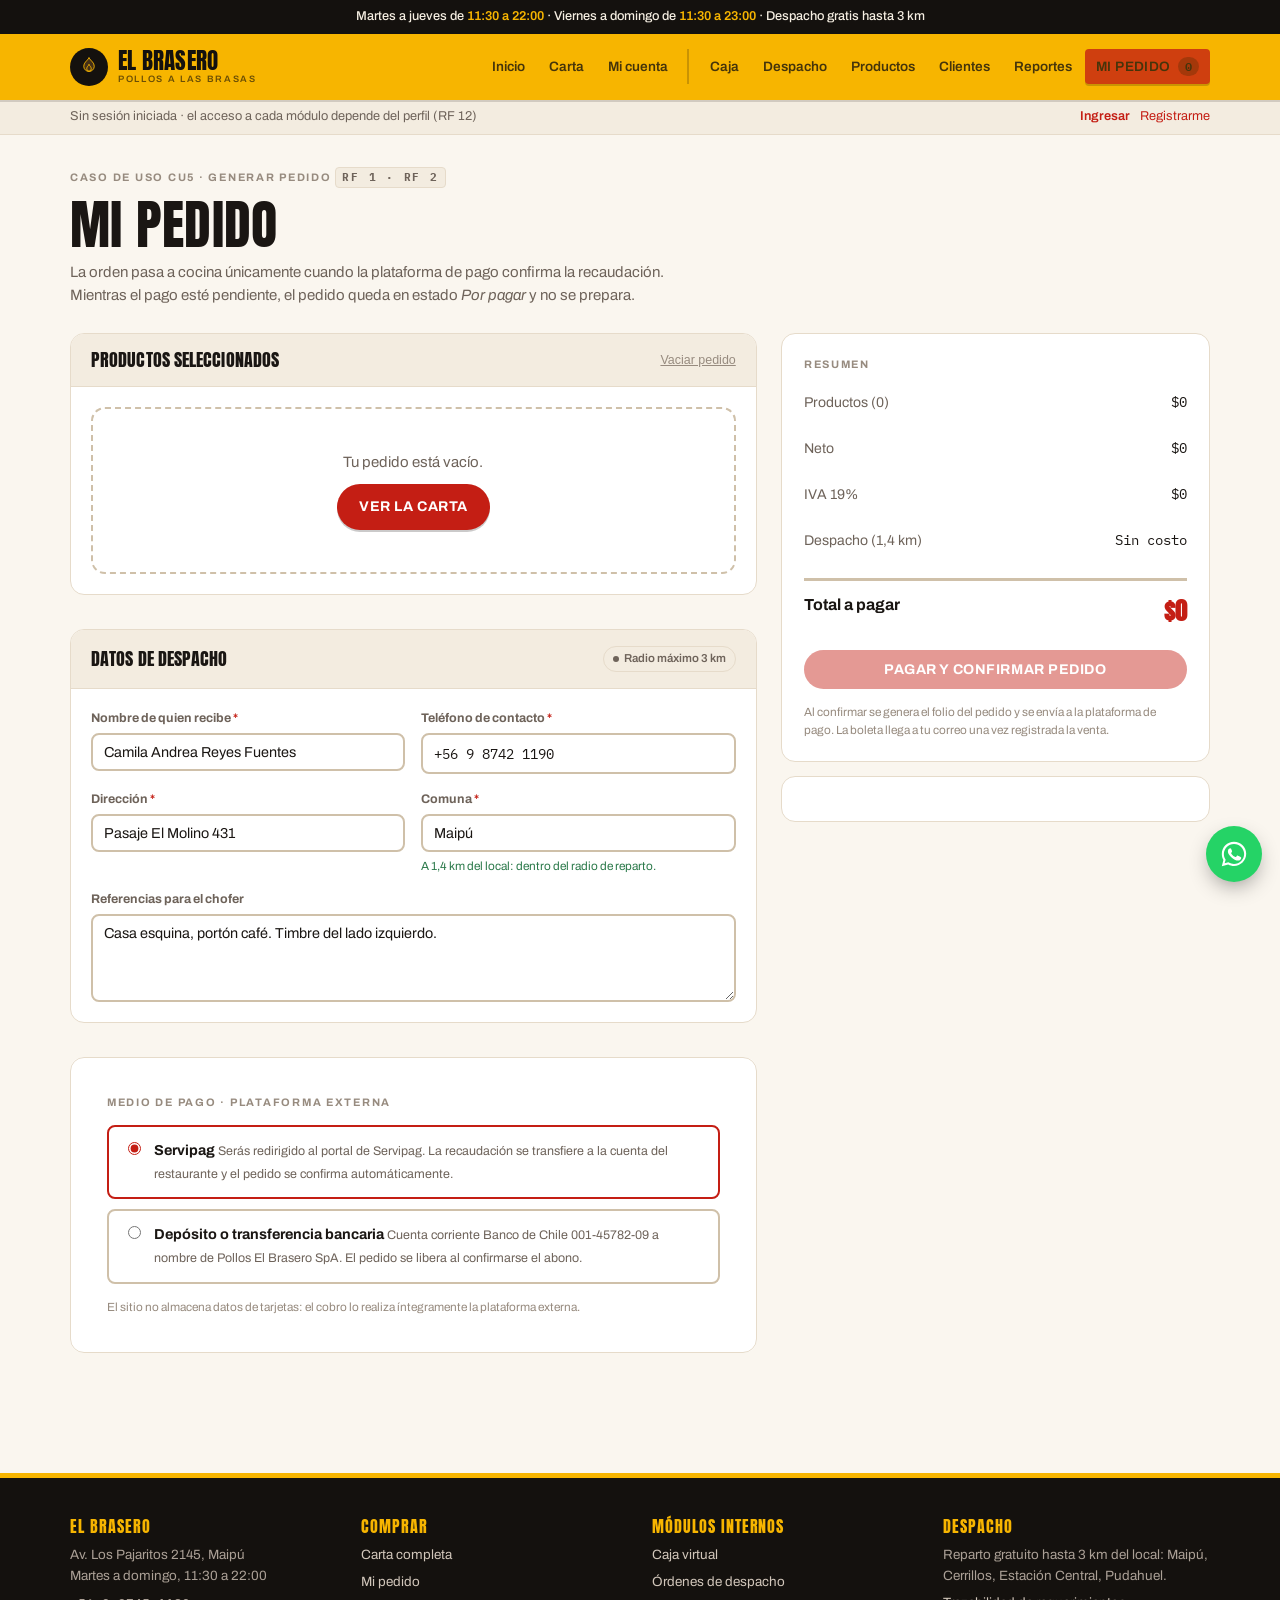
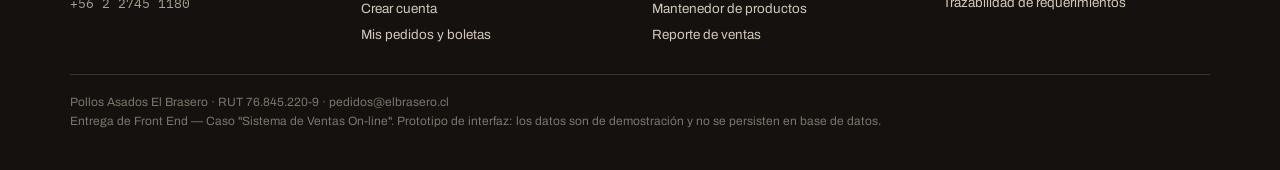
<file: semana 7/el brasero/carrito.html>
<!doctype html>
<html lang="es">
<head>
<meta charset="utf-8">
<meta name="viewport" content="width=device-width, initial-scale=1, viewport-fit=cover">
<title>Mi pedido — El Brasero</title>
<meta name="description" content="Revisión del pedido, dirección de despacho dentro del radio de 3 km y pago por plataforma externa.">
<link rel="preconnect" href="https://fonts.googleapis.com">
<link rel="preconnect" href="https://fonts.gstatic.com" crossorigin>
<link rel="stylesheet" href="https://fonts.googleapis.com/css2?family=Anton&family=Archivo:wght@400;500;600;700&family=IBM+Plex+Mono:wght@400;600&display=swap">
<link rel="stylesheet" href="assets/css/estilos.css">
</head>
<body data-pagina="carrito.html">

<div id="cabecera"></div>

<main class="envoltorio">

  <div class="encabezado-pagina">
    <span class="rotulo">Caso de uso CU5 · Generar pedido <span class="referencia">RF 1 · RF 2</span></span>
    <h1>Mi pedido</h1>
    <p>
      La orden pasa a cocina únicamente cuando la plataforma de pago confirma la
      recaudación. Mientras el pago esté pendiente, el pedido queda en estado
      <em>Por pagar</em> y no se prepara.
    </p>
  </div>

  <div class="dos-columnas">

    <div class="pila-lg">
      <div class="panel">
        <header>
          <h2>Productos seleccionados</h2>
          <button class="enlace-quitar" id="vaciar" type="button">Vaciar pedido</button>
        </header>
        <div class="cuerpo" id="lineas"></div>
      </div>

      <form class="panel" id="formulario-despacho" novalidate>
        <header><h2>Datos de despacho</h2><span class="pildora neutro">Radio máximo 3 km</span></header>
        <div class="cuerpo pila">
          <div class="formulario dos">
            <div class="campo">
              <label for="nombre-receptor">Nombre de quien recibe <span class="requerido">*</span></label>
              <input type="text" id="nombre-receptor" name="nombre" value="Camila Andrea Reyes Fuentes" required>
            </div>
            <div class="campo">
              <label for="telefono-contacto">Teléfono de contacto <span class="requerido">*</span></label>
              <input type="tel" id="telefono-contacto" name="telefono" value="+56 9 8742 1190" required>
            </div>
            <div class="campo">
              <label for="direccion-despacho">Dirección <span class="requerido">*</span></label>
              <input type="text" id="direccion-despacho" name="direccion" value="Pasaje El Molino 431" required>
            </div>
            <div class="campo">
              <label for="comuna-despacho">Comuna <span class="requerido">*</span></label>
              <select id="comuna-despacho" name="comuna" required>
                <option value="Maipú" data-km="1.4">Maipú</option>
                <option value="Cerrillos" data-km="2.8">Cerrillos</option>
                <option value="Estación Central" data-km="2.9">Estación Central</option>
                <option value="Pudahuel" data-km="3.0">Pudahuel</option>
                <option value="Padre Hurtado" data-km="5.8">Padre Hurtado</option>
              </select>
              <span class="ayuda" id="ayuda-comuna"></span>
            </div>
          </div>
          <div class="campo">
            <label for="referencia-despacho">Referencias para el chofer</label>
            <textarea id="referencia-despacho" name="referencia" placeholder="Timbre, portón, indicaciones de acceso…">Casa esquina, portón café. Timbre del lado izquierdo.</textarea>
          </div>
        </div>
      </form>

      <fieldset class="panel" style="border-radius:var(--r-lg)">
        <div class="cuerpo pila">
          <legend class="rotulo" style="padding:0">Medio de pago · plataforma externa</legend>
          <div class="opciones">
            <label class="opcion">
              <input type="radio" name="pago" value="Servipag" checked>
              <span>
                <span class="titulo">Servipag</span>
                <span class="detalle">Serás redirigido al portal de Servipag. La recaudación se transfiere a la cuenta del restaurante y el pedido se confirma automáticamente.</span>
              </span>
            </label>
            <label class="opcion">
              <input type="radio" name="pago" value="Depósito bancario">
              <span>
                <span class="titulo">Depósito o transferencia bancaria</span>
                <span class="detalle">Cuenta corriente Banco de Chile 001-45782-09 a nombre de Pollos El Brasero SpA. El pedido se libera al confirmarse el abono.</span>
              </span>
            </label>
          </div>
          <p class="ayuda">El sitio no almacena datos de tarjetas: el cobro lo realiza íntegramente la plataforma externa.</p>
        </div>
      </fieldset>
    </div>

    <aside class="pila">
      <div class="tarjeta pila" id="resumen"></div>
      <div id="aviso-pago" hidden></div>
      <div class="tarjeta pila" id="comprobante" hidden></div>
    </aside>

  </div>
</main>

<div id="pie"></div>

<script src="assets/js/datos.js"></script>
<script src="assets/js/app.js"></script>
<script>
(function () {
  const elLineas = document.querySelector("#lineas");
  const elResumen = document.querySelector("#resumen");
  const elComuna = document.querySelector("#comuna-despacho");
  const elAyudaComuna = document.querySelector("#ayuda-comuna");

  function distanciaSeleccionada() {
    return Number(elComuna.selectedOptions[0].dataset.km);
  }

  function pintarLineas() {
    const lineas = Pedido.lineas();
    if (!lineas.length) {
      elLineas.innerHTML = `
        <div class="vacio">
          <p>Tu pedido está vacío.</p>
          <p style="margin-top:10px"><a class="boton" href="menu.html">Ver la carta</a></p>
        </div>`;
      return;
    }
    elLineas.innerHTML = lineas.map(l => `
      <div class="linea-carrito">
        <div class="fila" style="flex-wrap:nowrap;gap:12px">
          ${FOTOS[l.codigo]
            ? `<img src="${FOTOS[l.codigo]}" alt="" style="width:62px;height:62px;object-fit:cover;border-radius:8px;flex:none">`
            : ""}
          <div>
            <div class="nombre">${escaparHTML(l.nombre)}</div>
            <div class="ayuda"><span class="referencia">${l.codigo}</span> · ${Formato.pesos(l.precio)} por unidad</div>
          </div>
        </div>
        <div class="contador">
          <button type="button" data-accion="restar" data-codigo="${l.codigo}" aria-label="Quitar una unidad de ${escaparHTML(l.nombre)}">−</button>
          <span>${l.cantidad}</span>
          <button type="button" data-accion="sumar" data-codigo="${l.codigo}" aria-label="Agregar una unidad de ${escaparHTML(l.nombre)}">+</button>
        </div>
        <div class="precio">${Formato.pesos(l.precio * l.cantidad)}</div>
        <button class="enlace-quitar" type="button" data-accion="quitar" data-codigo="${l.codigo}">Quitar</button>
      </div>`).join("");
  }

  function pintarResumen() {
    const total = Pedido.total();
    const unidades = Pedido.unidades();
    const km = distanciaSeleccionada();
    const dentroDelRadio = km <= BRASERO.local.radioDespacho;
    const neto = Math.round(total / 1.19);

    elResumen.innerHTML = `
      <span class="rotulo">Resumen</span>
      <div class="resumen-total"><span>Productos (${unidades})</span><span>${Formato.pesos(total)}</span></div>
      <div class="resumen-total"><span>Neto</span><span>${Formato.pesos(neto)}</span></div>
      <div class="resumen-total"><span>IVA 19%</span><span>${Formato.pesos(total - neto)}</span></div>
      <div class="resumen-total"><span>Despacho (${km.toLocaleString("es-CL")} km)</span><span>${dentroDelRadio ? "Sin costo" : "No disponible"}</span></div>
      <div class="resumen-total grande"><span>Total a pagar</span><span>${Formato.pesos(total)}</span></div>
      <button class="boton bloque" id="pagar" type="button" ${(!unidades || !dentroDelRadio) ? "disabled" : ""}>
        Pagar y confirmar pedido
      </button>
      <p class="ayuda">Al confirmar se genera el folio del pedido y se envía a la plataforma de pago. La boleta llega a tu correo una vez registrada la venta.</p>`;

    elAyudaComuna.textContent = dentroDelRadio
      ? `A ${km.toLocaleString("es-CL")} km del local: dentro del radio de reparto.`
      : `A ${km.toLocaleString("es-CL")} km: fuera del radio de 3 km, sólo retiro en el local.`;
    elAyudaComuna.style.color = dentroDelRadio ? "var(--ok)" : "var(--error)";

    document.querySelector("#pagar").addEventListener("click", confirmarPago);
  }

  function confirmarPago() {
    const formulario = document.querySelector("#formulario-despacho");
    const obligatorios = ["nombre", "telefono", "direccion", "comuna"];
    let valido = true;

    obligatorios.forEach(nombre => {
      const campo = formulario.elements[nombre];
      const contenedor = campo.closest(".campo");
      contenedor.classList.remove("invalido");
      const anterior = contenedor.querySelector(".error-campo");
      if (anterior) anterior.remove();
      if (!campo.value.trim()) {
        valido = false;
        contenedor.classList.add("invalido");
        contenedor.insertAdjacentHTML("beforeend", `<span class="error-campo">Este dato es obligatorio para el despacho.</span>`);
      }
    });

    const telefono = formulario.elements.telefono;
    if (telefono.value.trim() && !Validar.telefono(telefono.value)) {
      valido = false;
      const contenedor = telefono.closest(".campo");
      contenedor.classList.add("invalido");
      contenedor.insertAdjacentHTML("beforeend", `<span class="error-campo">Formato esperado: +56 9 1234 5678.</span>`);
    }

    if (!valido) {
      mostrarAviso("#aviso-pago", "error", "Revisa los datos marcados antes de continuar con el pago.");
      return;
    }

    const medio = document.querySelector('input[name="pago"]:checked').value;
    const folio = "P-" + (2613 + Math.floor(Math.random() * 40));
    const total = Pedido.total();

    mostrarAviso("#aviso-pago", "info",
      `Redirigiendo a <strong>${escaparHTML(medio)}</strong> para el pago de ${Formato.pesos(total)}…`);

    setTimeout(() => {
      mostrarAviso("#aviso-pago", "ok",
        `Pago confirmado por ${escaparHTML(medio)}. Tu pedido <strong>${folio}</strong> quedó en cola de preparación.`);

      const comprobante = document.querySelector("#comprobante");
      comprobante.hidden = false;
      comprobante.innerHTML = `
        <span class="rotulo">Comprobante de pedido</span>
        <div class="resumen-total"><span>Folio</span><span>${folio}</span></div>
        <div class="resumen-total"><span>Medio de pago</span><span>${escaparHTML(medio)}</span></div>
        <div class="resumen-total"><span>Comuna</span><span>${escaparHTML(document.querySelector("#comuna-despacho").value)}</span></div>
        <div class="resumen-total"><span>Estado</span><span>Pagado</span></div>
        <div class="resumen-total grande"><span>Pagado</span><span>${Formato.pesos(total)}</span></div>
        <p class="ayuda">El cajero virtual registrará la venta y emitirá la boleta digital a tu correo. Puedes seguir el estado en <a href="mi-cuenta.html">Mi cuenta</a>.</p>`;

      Pedido.vaciar();
      pintarLineas();
      pintarResumen();
    }, 1800);
  }

  elLineas.addEventListener("click", e => {
    const boton = e.target.closest("button[data-accion]");
    if (!boton) return;
    const { accion, codigo } = boton.dataset;
    if (accion === "sumar") Pedido.cambiarCantidad(codigo, 1);
    if (accion === "restar") Pedido.cambiarCantidad(codigo, -1);
    if (accion === "quitar") Pedido.quitar(codigo);
    pintarLineas();
    pintarResumen();
  });

  document.querySelector("#vaciar").addEventListener("click", () => {
    Pedido.vaciar();
    pintarLineas();
    pintarResumen();
  });

  elComuna.addEventListener("change", pintarResumen);

  pintarLineas();
  pintarResumen();
})();
</script>
</body>
</html>
</file>
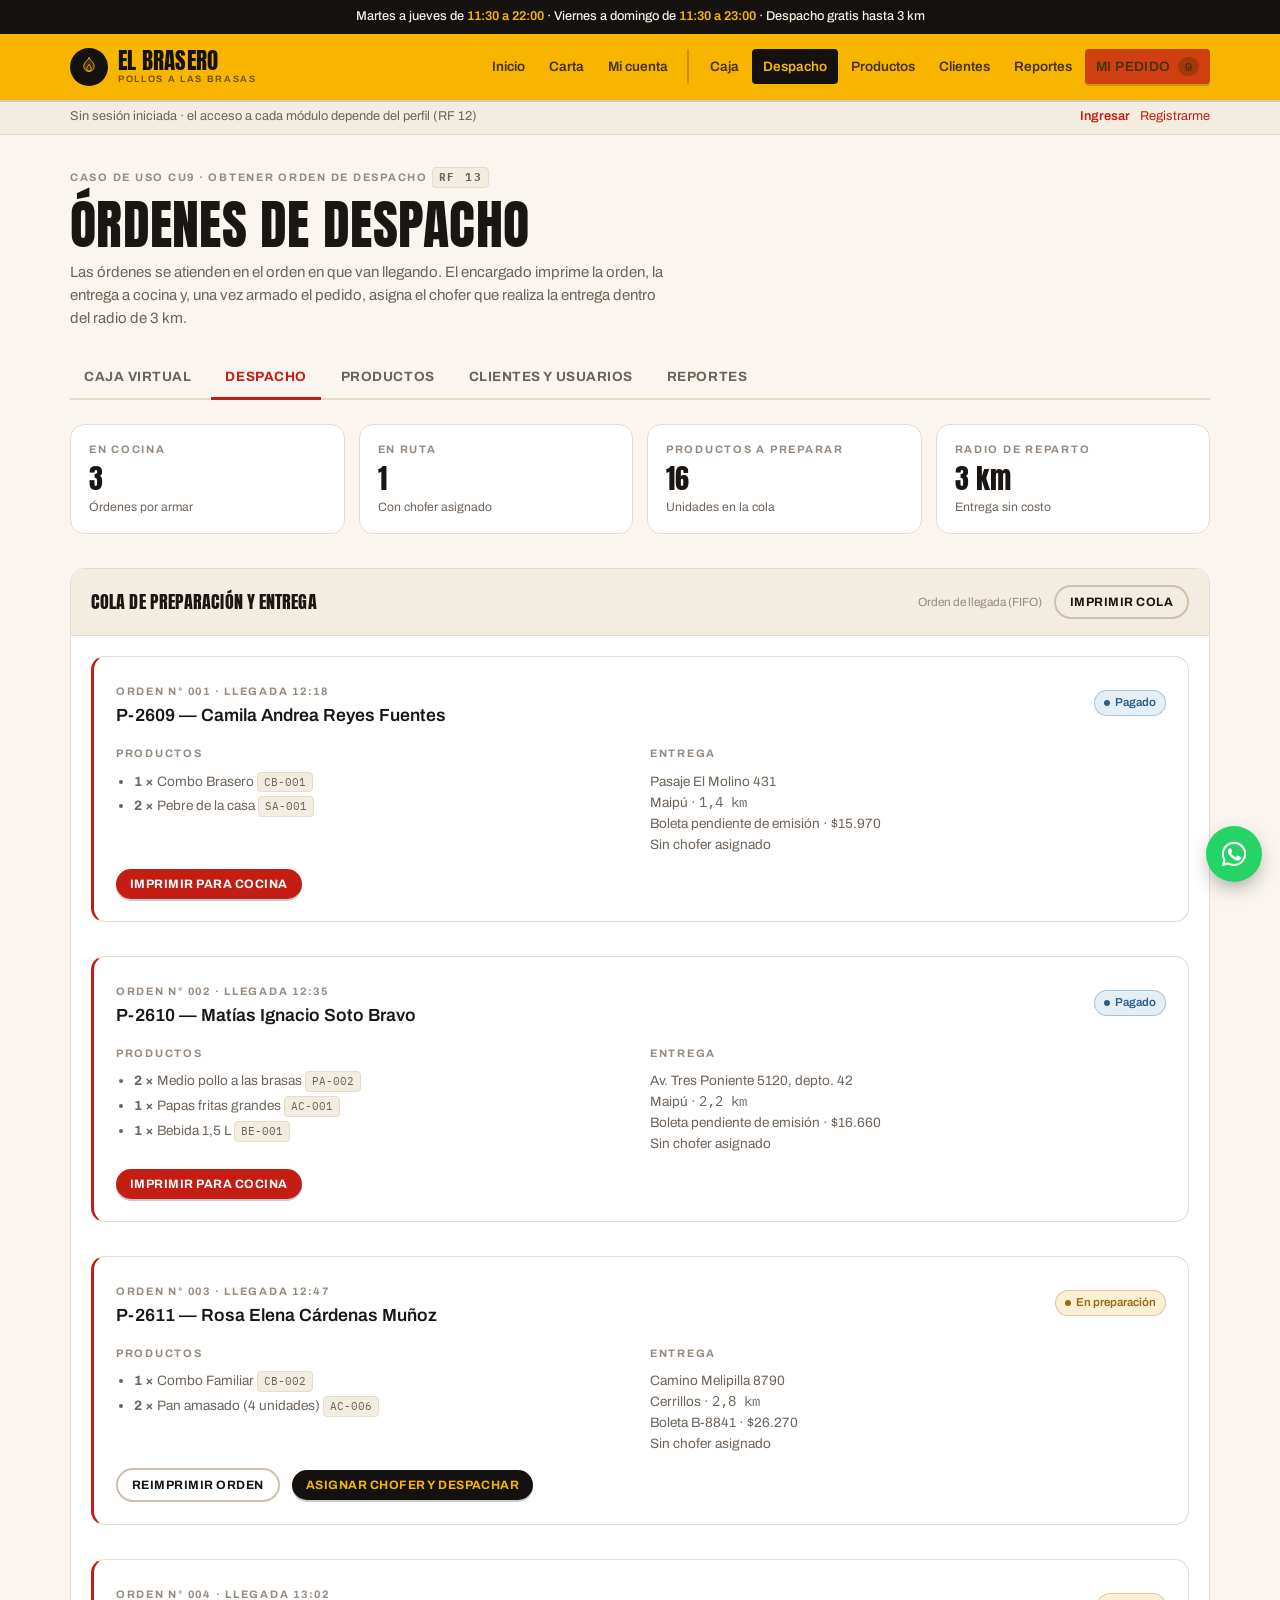
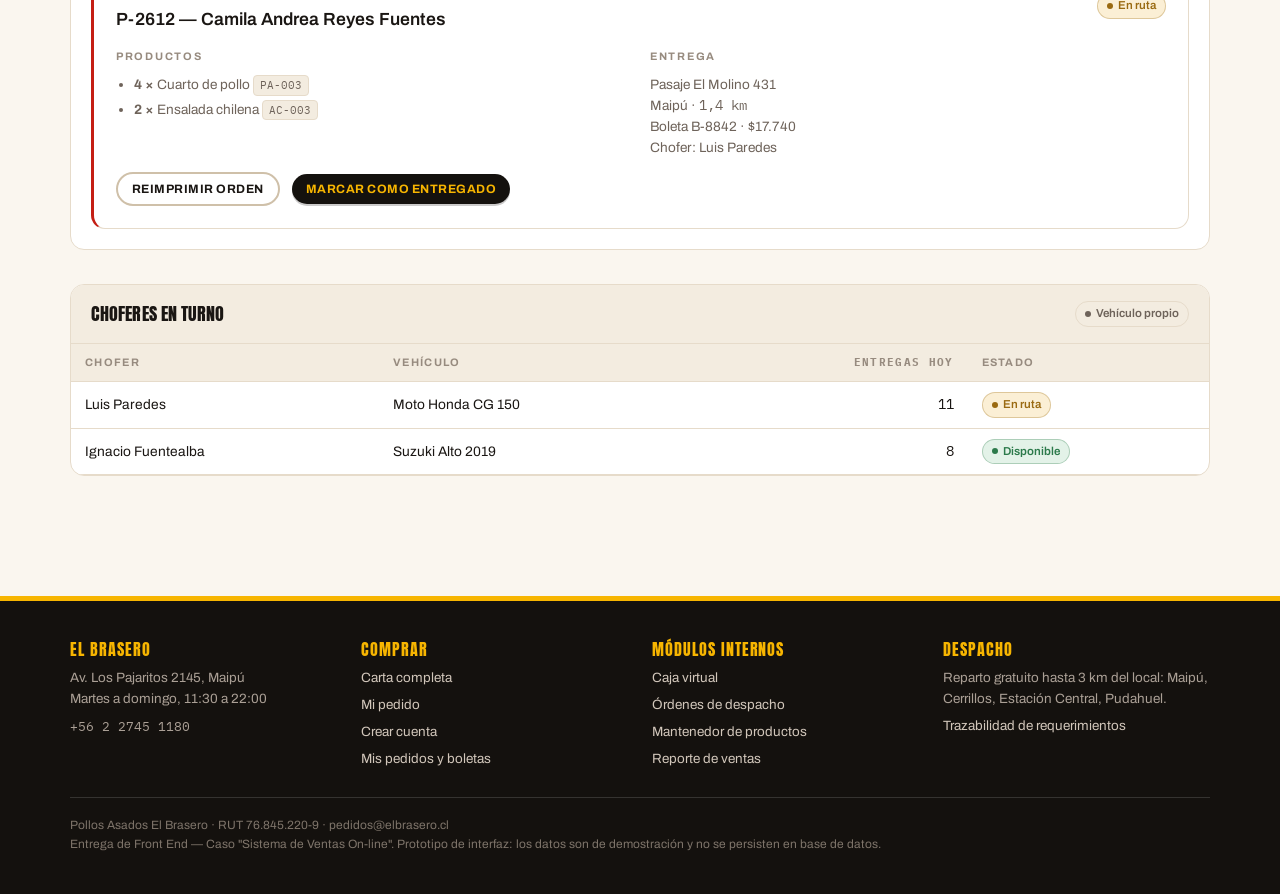
<file: semana 7/el brasero/despacho.html>
<!doctype html>
<html lang="es">
<head>
<meta charset="utf-8">
<meta name="viewport" content="width=device-width, initial-scale=1, viewport-fit=cover">
<title>Órdenes de despacho — El Brasero</title>
<meta name="description" content="Órdenes de despacho en orden de llegada para cocina, con asignación de chofer y control del radio de reparto.">
<link rel="preconnect" href="https://fonts.googleapis.com">
<link rel="preconnect" href="https://fonts.gstatic.com" crossorigin>
<link rel="stylesheet" href="https://fonts.googleapis.com/css2?family=Anton&family=Archivo:wght@400;500;600;700&family=IBM+Plex+Mono:wght@400;600&display=swap">
<link rel="stylesheet" href="assets/css/estilos.css">
</head>
<body data-pagina="despacho.html">

<div id="cabecera"></div>

<main class="envoltorio">

  <div class="encabezado-pagina">
    <span class="rotulo">Caso de uso CU9 · Obtener orden de despacho <span class="referencia">RF 13</span></span>
    <h1>Órdenes de despacho</h1>
    <p>
      Las órdenes se atienden en el orden en que van llegando. El encargado
      imprime la orden, la entrega a cocina y, una vez armado el pedido, asigna
      el chofer que realiza la entrega dentro del radio de 3 km.
    </p>
  </div>

  <nav class="rail" aria-label="Módulos internos">
    <a href="caja-virtual.html">Caja virtual</a>
    <a href="despacho.html" aria-current="page">Despacho</a>
    <a href="admin-productos.html">Productos</a>
    <a href="admin-clientes.html">Clientes y usuarios</a>
    <a href="reportes.html">Reportes</a>
  </nav>

  <div class="pila-lg">

    <div class="indicadores" id="indicadores"></div>

    <div id="aviso-despacho" hidden></div>

    <section class="panel">
      <header>
        <h2>Cola de preparación y entrega</h2>
        <div class="fila">
          <span class="ayuda">Orden de llegada (FIFO)</span>
          <button class="boton chico contorno no-imprimir" type="button" onclick="window.print()">Imprimir cola</button>
        </div>
      </header>
      <div class="cuerpo pila-lg" id="cola"></div>
    </section>

    <section class="panel">
      <header><h2>Choferes en turno</h2><span class="pildora neutro">Vehículo propio</span></header>
      <div class="tabla-contenedor">
        <table class="datos">
          <caption class="solo-lectores">Choferes disponibles y entregas asignadas</caption>
          <thead><tr><th>Chofer</th><th>Vehículo</th><th class="num">Entregas hoy</th><th>Estado</th></tr></thead>
          <tbody id="tabla-choferes"></tbody>
        </table>
      </div>
    </section>

  </div>
</main>

<div id="pie"></div>

<script src="assets/js/datos.js"></script>
<script src="assets/js/app.js"></script>
<script>
(function () {
  const ordenes = BRASERO.pedidos
    .filter(p => ["Pagado", "En preparación", "En ruta"].includes(p.estado))
    .map((p, i) => ({ ...p, lineas: p.lineas.map(l => ({ ...l })), secuencia: i + 1, impresa: p.estado !== "Pagado" }))
    .sort((a, b) => a.fecha.localeCompare(b.fecha));

  const choferes = [
    { nombre: "Luis Paredes", vehiculo: "Moto Honda CG 150", entregas: 11, estado: "En ruta" },
    { nombre: "Ignacio Fuentealba", vehiculo: "Suzuki Alto 2019", entregas: 8, estado: "Disponible" }
  ];

  const total = p => p.lineas.reduce((t, l) => t + l.precio * l.cantidad, 0);

  function pintarIndicadores() {
    const enCola = ordenes.filter(o => o.estado !== "En ruta").length;
    const enRuta = ordenes.filter(o => o.estado === "En ruta").length;
    const unidades = ordenes.reduce((t, o) => t + o.lineas.reduce((s, l) => s + l.cantidad, 0), 0);
    document.querySelector("#indicadores").innerHTML = `
      <div class="indicador"><span class="rotulo">En cocina</span><div class="valor">${enCola}</div><div class="apoyo">Órdenes por armar</div></div>
      <div class="indicador"><span class="rotulo">En ruta</span><div class="valor">${enRuta}</div><div class="apoyo">Con chofer asignado</div></div>
      <div class="indicador"><span class="rotulo">Productos a preparar</span><div class="valor">${unidades}</div><div class="apoyo">Unidades en la cola</div></div>
      <div class="indicador"><span class="rotulo">Radio de reparto</span><div class="valor">${BRASERO.local.radioDespacho} km</div><div class="apoyo">Entrega sin costo</div></div>`;
  }

  function pintarCola() {
    const contenedor = document.querySelector("#cola");
    if (!ordenes.length) {
      contenedor.innerHTML = `<div class="vacio">No hay órdenes pendientes. Las nuevas aparecen aquí cuando el cajero virtual registra la venta.</div>`;
      return;
    }
    contenedor.innerHTML = ordenes.map(o => `
      <article class="tarjeta pila" style="border-left:3px solid var(--brasa)">
        <div class="fila-sep">
          <div>
            <span class="rotulo">Orden N° ${String(o.secuencia).padStart(3, "0")} · llegada ${o.fecha.slice(11)}</span>
            <h3 style="font-size:1.1rem;margin-top:3px">${o.folio} — ${escaparHTML(o.cliente)}</h3>
          </div>
          <span class="pildora ${claseEstado(o.estado)}">${o.estado}</span>
        </div>

        <div class="rejilla c2">
          <div>
            <span class="rotulo">Productos</span>
            <ul class="nota" style="margin:6px 0 0;padding-left:18px;display:grid;gap:3px">
              ${o.lineas.map(l => `<li><strong>${l.cantidad} ×</strong> ${escaparHTML(l.nombre)} <span class="referencia">${l.codigo}</span></li>`).join("")}
            </ul>
          </div>
          <div>
            <span class="rotulo">Entrega</span>
            <p class="nota" style="margin-top:6px">
              ${escaparHTML(o.direccion)}<br>
              ${escaparHTML(o.comuna)} · <span class="mono">${o.distancia.toLocaleString("es-CL")} km</span><br>
              Boleta ${o.boleta || "pendiente de emisión"} · ${Formato.pesos(total(o))}<br>
              ${o.chofer ? "Chofer: " + escaparHTML(o.chofer) : "Sin chofer asignado"}
            </p>
          </div>
        </div>

        <div class="fila no-imprimir">
          <button class="boton chico ${o.impresa ? "contorno" : ""}" type="button" data-accion="imprimir" data-folio="${o.folio}">
            ${o.impresa ? "Reimprimir orden" : "Imprimir para cocina"}
          </button>
          ${o.estado === "En preparación"
            ? `<button class="boton chico oscuro" type="button" data-accion="ruta" data-folio="${o.folio}">Asignar chofer y despachar</button>` : ""}
          ${o.estado === "En ruta"
            ? `<button class="boton chico oscuro" type="button" data-accion="entregado" data-folio="${o.folio}">Marcar como entregado</button>` : ""}
        </div>
      </article>`).join("");
  }

  function pintarChoferes() {
    document.querySelector("#tabla-choferes").innerHTML = choferes.map(c => `
      <tr>
        <td>${c.nombre}</td>
        <td>${c.vehiculo}</td>
        <td class="num">${c.entregas}</td>
        <td><span class="pildora ${c.estado === "Disponible" ? "ok" : "alerta"}">${c.estado}</span></td>
      </tr>`).join("");
  }

  document.querySelector("#cola").addEventListener("click", e => {
    const boton = e.target.closest("button[data-accion]");
    if (!boton) return;
    const orden = ordenes.find(o => o.folio === boton.dataset.folio);

    if (boton.dataset.accion === "imprimir") {
      orden.impresa = true;
      if (orden.estado === "Pagado") orden.estado = "En preparación";
      mostrarAviso("#aviso-despacho", "ok",
        `Orden de despacho <strong>${orden.folio}</strong> impresa y entregada a cocina. Se mantiene el orden de llegada.`);
    }

    if (boton.dataset.accion === "ruta") {
      const disponible = choferes.find(c => c.estado === "Disponible") || choferes[0];
      orden.chofer = disponible.nombre;
      orden.estado = "En ruta";
      disponible.estado = "En ruta";
      disponible.entregas++;
      mostrarAviso("#aviso-despacho", "info",
        `Pedido <strong>${orden.folio}</strong> despachado con ${escaparHTML(disponible.nombre)} hacia ${escaparHTML(orden.comuna)} (${orden.distancia.toLocaleString("es-CL")} km).`);
    }

    if (boton.dataset.accion === "entregado") {
      orden.estado = "Entregado";
      const indice = ordenes.findIndex(o => o.folio === orden.folio);
      ordenes.splice(indice, 1);
      mostrarAviso("#aviso-despacho", "ok",
        `Pedido <strong>${orden.folio}</strong> entregado. Salió de la cola de despacho.`);
    }

    pintarCola();
    pintarChoferes();
    pintarIndicadores();
  });

  pintarIndicadores();
  pintarCola();
  pintarChoferes();
})();
</script>
</body>
</html>
</file>
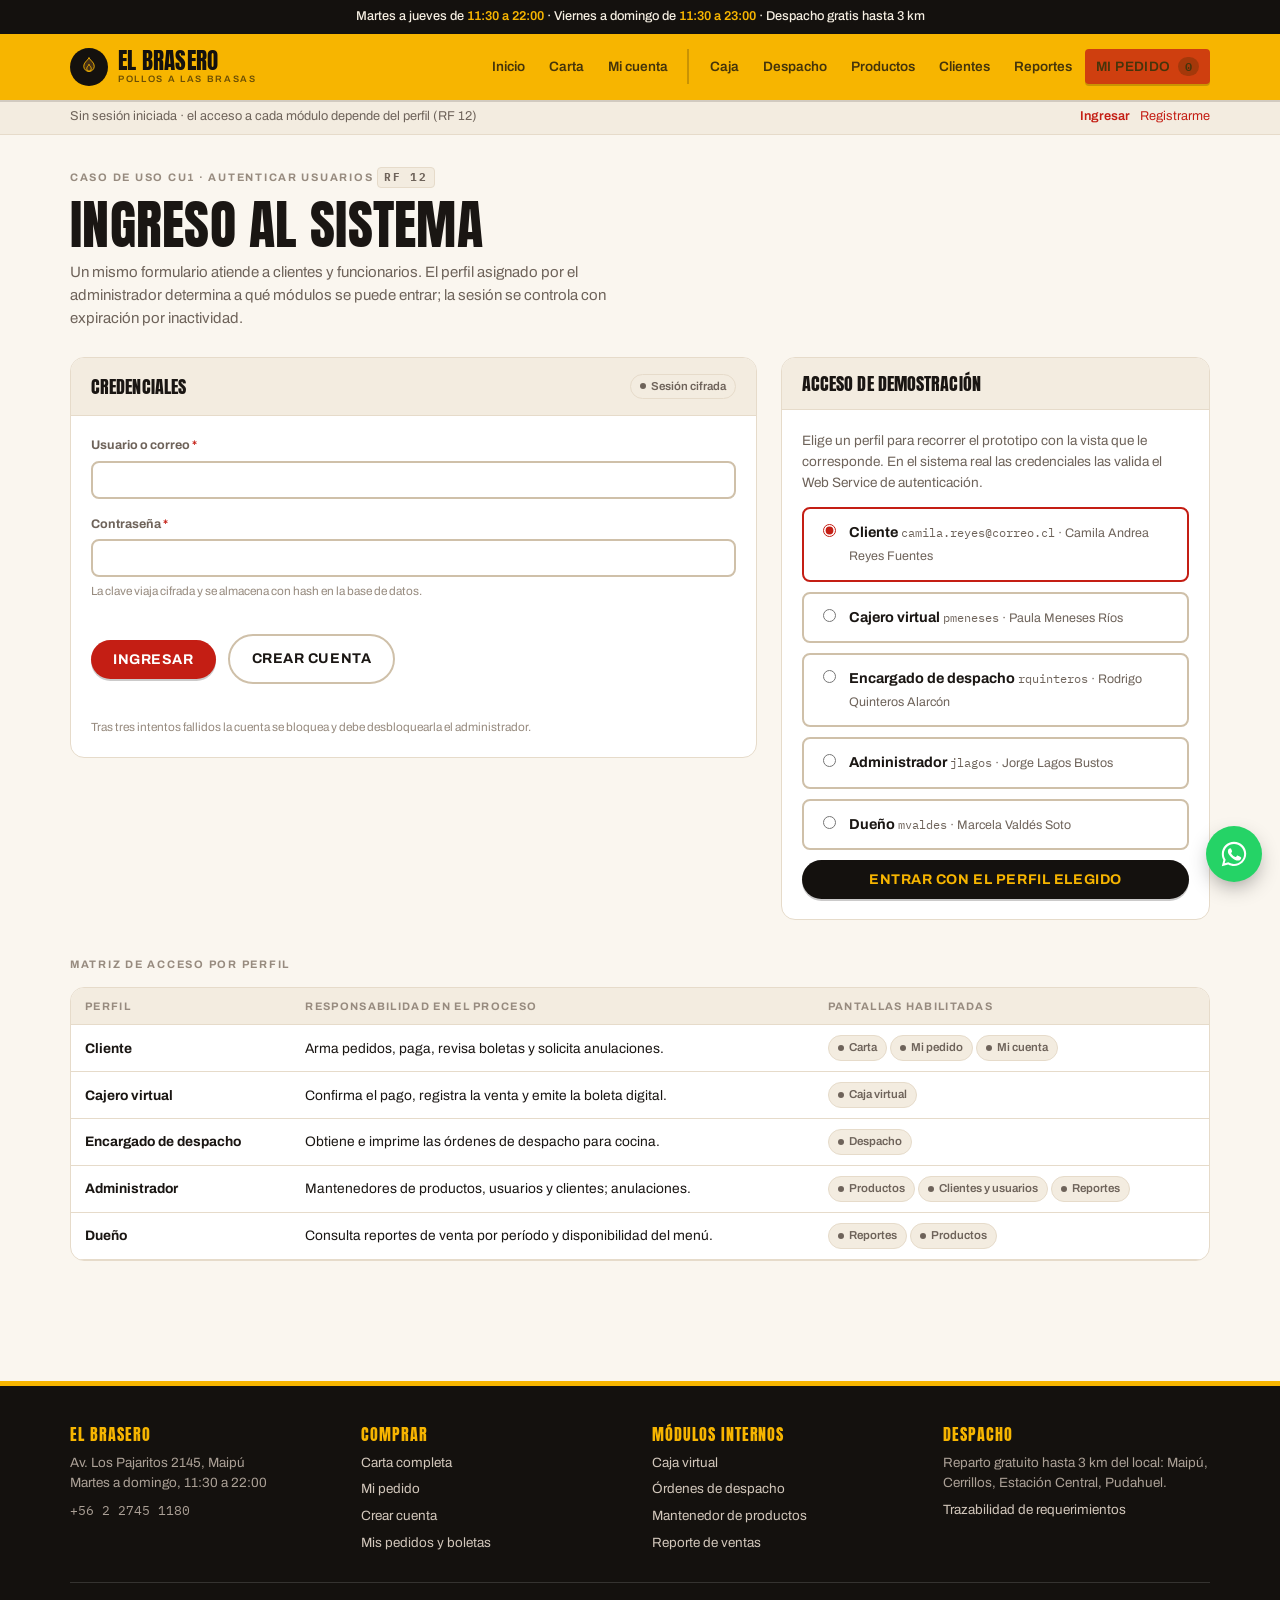
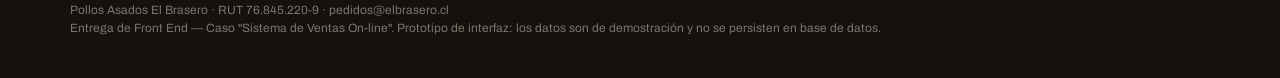
<file: semana 7/el brasero/login.html>
<!doctype html>
<html lang="es">
<head>
<meta charset="utf-8">
<meta name="viewport" content="width=device-width, initial-scale=1, viewport-fit=cover">
<title>Ingreso al sistema — El Brasero</title>
<meta name="description" content="Autenticación de usuarios y acceso a los módulos según el perfil asignado por el administrador.">
<link rel="preconnect" href="https://fonts.googleapis.com">
<link rel="preconnect" href="https://fonts.gstatic.com" crossorigin>
<link rel="stylesheet" href="https://fonts.googleapis.com/css2?family=Anton&family=Archivo:wght@400;500;600;700&family=IBM+Plex+Mono:wght@400;600&display=swap">
<link rel="stylesheet" href="assets/css/estilos.css">
</head>
<body data-pagina="login.html">

<div id="cabecera"></div>

<main class="envoltorio">

  <div class="encabezado-pagina">
    <span class="rotulo">Caso de uso CU1 · Autenticar usuarios <span class="referencia">RF 12</span></span>
    <h1>Ingreso al sistema</h1>
    <p>
      Un mismo formulario atiende a clientes y funcionarios. El perfil asignado
      por el administrador determina a qué módulos se puede entrar; la sesión
      se controla con expiración por inactividad.
    </p>
  </div>

  <div class="dos-columnas">

    <form class="panel" id="formulario-ingreso" novalidate>
      <header><h2>Credenciales</h2><span class="pildora neutro">Sesión cifrada</span></header>
      <div class="cuerpo pila-lg">
        <div class="formulario">
          <div class="campo">
            <label for="usuario">Usuario o correo <span class="requerido">*</span></label>
            <input type="text" id="usuario" name="usuario" autocomplete="username" required>
          </div>
          <div class="campo">
            <label for="clave">Contraseña <span class="requerido">*</span></label>
            <input type="password" id="clave" name="clave" autocomplete="current-password" required>
            <span class="ayuda">La clave viaja cifrada y se almacena con hash en la base de datos.</span>
          </div>
        </div>

        <div id="aviso-ingreso" hidden></div>

        <div class="fila">
          <button class="boton" type="submit">Ingresar</button>
          <a class="boton contorno" href="registro.html">Crear cuenta</a>
        </div>
        <p class="ayuda">Tras tres intentos fallidos la cuenta se bloquea y debe desbloquearla el administrador.</p>
      </div>
    </form>

    <aside class="panel">
      <header><h2>Acceso de demostración</h2></header>
      <div class="cuerpo pila">
        <p class="nota">
          Elige un perfil para recorrer el prototipo con la vista que le
          corresponde. En el sistema real las credenciales las valida el Web
          Service de autenticación.
        </p>
        <div class="opciones" id="perfiles-demo"></div>
      </div>
    </aside>

  </div>

  <section class="pila" style="margin-top:36px">
    <span class="rotulo">Matriz de acceso por perfil</span>
    <div class="panel">
      <div class="tabla-contenedor">
        <table class="datos">
          <caption class="solo-lectores">Pantallas habilitadas para cada perfil de usuario</caption>
          <thead>
            <tr><th>Perfil</th><th class="envolver">Responsabilidad en el proceso</th><th class="envolver">Pantallas habilitadas</th></tr>
          </thead>
          <tbody id="matriz-perfiles"></tbody>
        </table>
      </div>
    </div>
  </section>

</main>

<div id="pie"></div>

<script src="assets/js/datos.js"></script>
<script src="assets/js/app.js"></script>
<script>
(function () {
  const accesos = [
    { perfil: "Cliente",                usuario: "camila.reyes@correo.cl", nombre: "Camila Andrea Reyes Fuentes", destino: "mi-cuenta.html" },
    { perfil: "Cajero virtual",         usuario: "pmeneses",               nombre: "Paula Meneses Ríos",          destino: "caja-virtual.html" },
    { perfil: "Encargado de despacho",  usuario: "rquinteros",             nombre: "Rodrigo Quinteros Alarcón",   destino: "despacho.html" },
    { perfil: "Administrador",          usuario: "jlagos",                 nombre: "Jorge Lagos Bustos",          destino: "admin-productos.html" },
    { perfil: "Dueño",                  usuario: "mvaldes",                nombre: "Marcela Valdés Soto",         destino: "reportes.html" }
  ];

  document.querySelector("#perfiles-demo").innerHTML = accesos.map((a, i) => `
    <label class="opcion">
      <input type="radio" name="demo" value="${i}" ${i === 0 ? "checked" : ""}>
      <span>
        <span class="titulo">${a.perfil}</span>
        <span class="detalle"><span class="mono">${a.usuario}</span> · ${a.nombre}</span>
      </span>
    </label>`).join("") +
    `<button class="boton oscuro" type="button" id="entrar-demo">Entrar con el perfil elegido</button>`;

  document.querySelector("#entrar-demo").addEventListener("click", () => {
    const elegido = accesos[Number(document.querySelector('input[name="demo"]:checked').value)];
    Sesion.iniciar({ nombre: elegido.nombre, perfil: elegido.perfil, usuario: elegido.usuario });
    location.href = elegido.destino;
  });

  document.querySelector("#formulario-ingreso").addEventListener("submit", e => {
    e.preventDefault();
    const usuario = e.target.elements.usuario.value.trim();
    const clave = e.target.elements.clave.value;

    if (!usuario || !clave) {
      mostrarAviso("#aviso-ingreso", "error", "Ingresa usuario y contraseña.");
      return;
    }

    const interno = BRASERO.usuarios.find(u => u.usuario === usuario || u.correo === usuario);
    const cliente = BRASERO.clientes.find(c => c.correo === usuario);

    if (interno && interno.estado === "Bloqueado") {
      mostrarAviso("#aviso-ingreso", "alerta", "La cuenta está bloqueada. Solicita al administrador que la habilite.");
      return;
    }
    if (!interno && !cliente) {
      mostrarAviso("#aviso-ingreso", "error", "Usuario o contraseña incorrectos. Verifica tus datos o <a href=\"registro.html\">crea una cuenta</a>.");
      return;
    }

    const datos = interno
      ? { nombre: interno.nombre, perfil: interno.perfil, usuario: interno.usuario }
      : { nombre: cliente.nombre, perfil: "Cliente", usuario: cliente.correo };
    Sesion.iniciar(datos);
    mostrarAviso("#aviso-ingreso", "ok", `Bienvenido, ${escaparHTML(datos.nombre)}. Redirigiendo a tu módulo…`);
    setTimeout(() => {
      location.href = datos.perfil === "Cliente" ? "mi-cuenta.html"
        : datos.perfil === "Cajero virtual" ? "caja-virtual.html"
        : datos.perfil === "Encargado de despacho" ? "despacho.html"
        : datos.perfil === "Dueño" ? "reportes.html" : "admin-productos.html";
    }, 1200);
  });

  document.querySelector("#matriz-perfiles").innerHTML = BRASERO.perfiles.map(p => `
    <tr>
      <td><strong>${p.nombre}</strong></td>
      <td class="envolver">${p.descripcion}</td>
      <td class="envolver">${p.pantallas.map(s => `<span class="pildora neutro">${s}</span>`).join(" ")}</td>
    </tr>`).join("");
})();
</script>
</body>
</html>
</file>
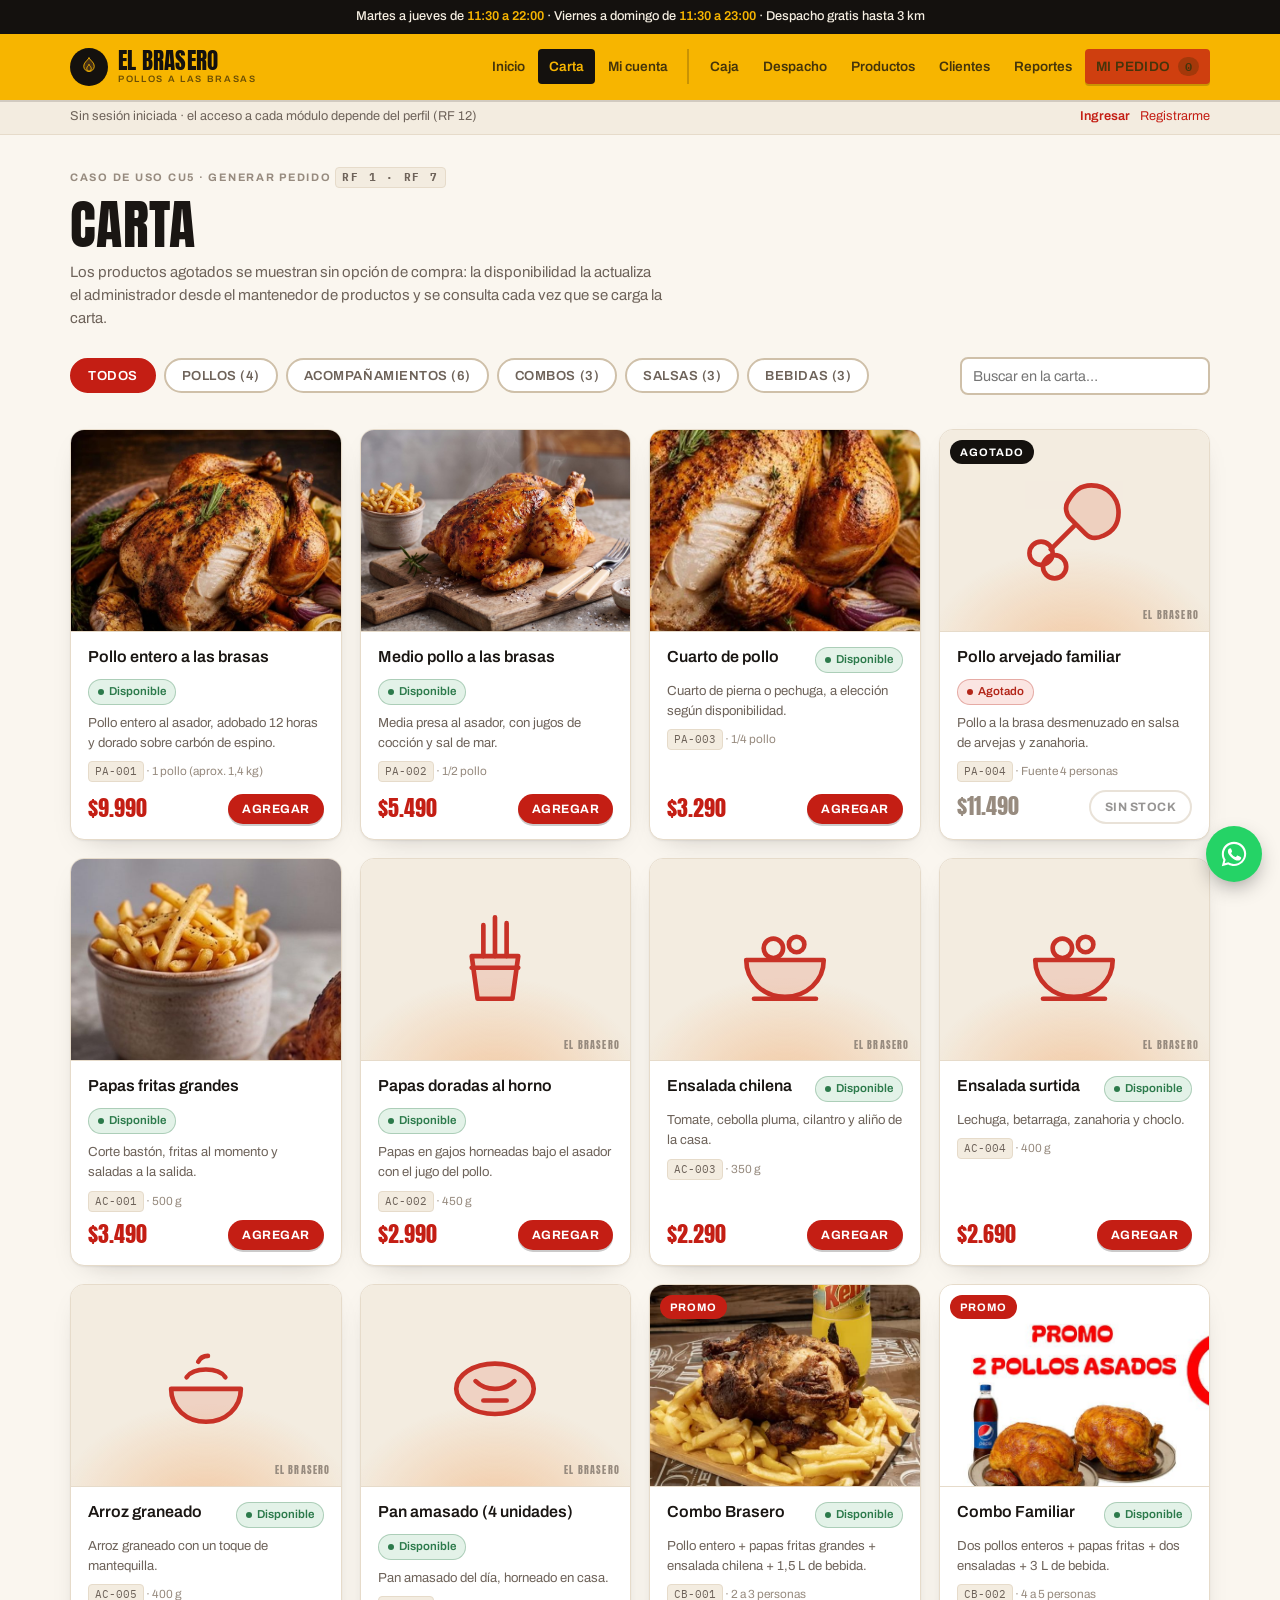
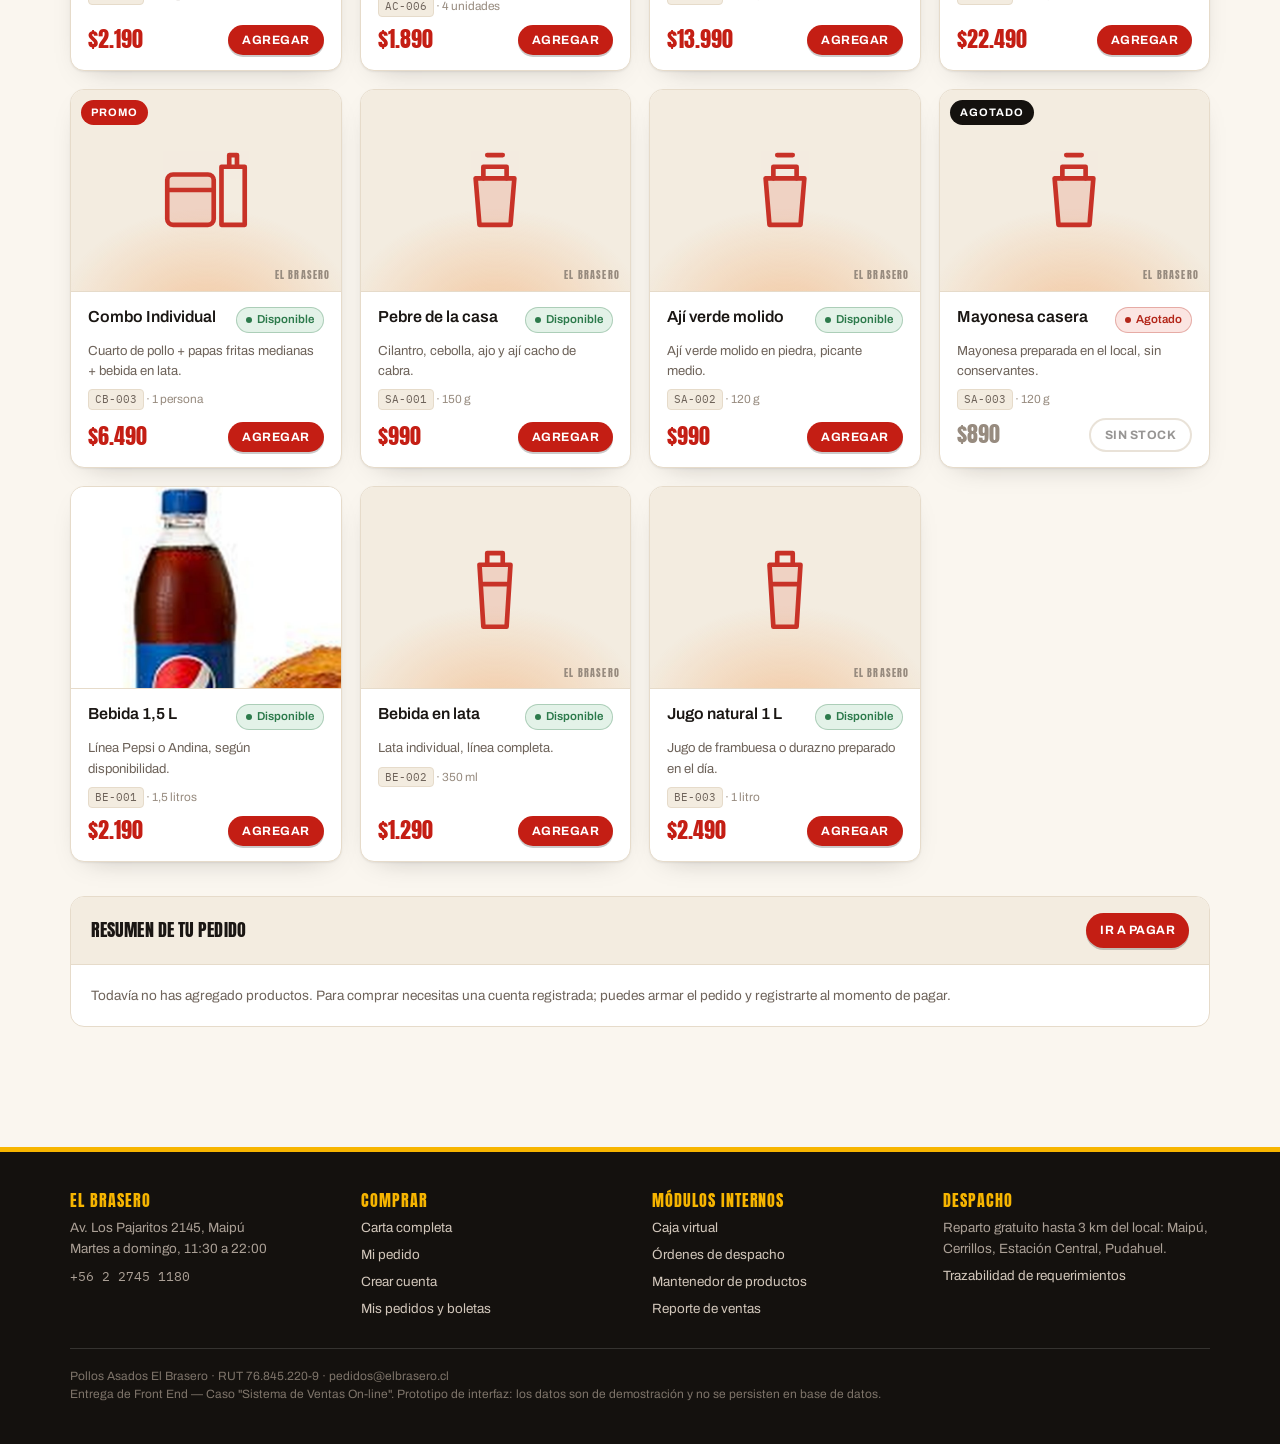
<file: semana 7/el brasero/menu.html>
<!doctype html>
<html lang="es">
<head>
<meta charset="utf-8">
<meta name="viewport" content="width=device-width, initial-scale=1, viewport-fit=cover">
<title>Carta — El Brasero</title>
<meta name="description" content="Carta de pollos a las brasas, acompañamientos, combos, salsas y bebidas con disponibilidad en línea.">
<link rel="preconnect" href="https://fonts.googleapis.com">
<link rel="preconnect" href="https://fonts.gstatic.com" crossorigin>
<link rel="stylesheet" href="https://fonts.googleapis.com/css2?family=Anton&family=Archivo:wght@400;500;600;700&family=IBM+Plex+Mono:wght@400;600&display=swap">
<link rel="stylesheet" href="assets/css/estilos.css">
</head>
<body data-pagina="menu.html">

<div id="cabecera"></div>

<main class="envoltorio">

  <div class="encabezado-pagina">
    <span class="rotulo">Caso de uso CU5 · Generar pedido <span class="referencia">RF 1 · RF 7</span></span>
    <h1>Carta</h1>
    <p>
      Los productos agotados se muestran sin opción de compra: la disponibilidad
      la actualiza el administrador desde el mantenedor de productos y se consulta
      cada vez que se carga la carta.
    </p>
  </div>

  <div class="pila-lg">

    <div class="fila-sep">
      <div class="filtros" id="filtros" role="group" aria-label="Filtrar por categoría"></div>
      <label class="campo" style="max-width:250px;flex:1">
        <span class="solo-lectores">Buscar producto</span>
        <input type="search" id="busqueda" placeholder="Buscar en la carta…" autocomplete="off">
      </label>
    </div>

    <div id="aviso-agregado" hidden></div>

    <div class="rejilla c3" id="catalogo"></div>
    <div class="vacio" id="sin-resultados" hidden>No hay productos que coincidan con la búsqueda.</div>

    <div class="panel">
      <header>
        <h2>Resumen de tu pedido</h2>
        <a class="boton chico" href="carrito.html">Ir a pagar</a>
      </header>
      <div class="cuerpo" id="mini-pedido"></div>
    </div>

  </div>
</main>

<div id="pie"></div>

<script src="assets/js/datos.js"></script>
<script src="assets/js/app.js"></script>
<script>
(function () {
  const categorias = ["Todos", ...new Set(BRASERO.productos.map(p => p.categoria))];
  const parametros = new URLSearchParams(location.search);
  let categoriaActiva = categorias.includes(parametros.get("categoria")) ? parametros.get("categoria") : "Todos";
  let textoBusqueda = "";

  const elFiltros = document.querySelector("#filtros");
  const elCatalogo = document.querySelector("#catalogo");
  const elVacio = document.querySelector("#sin-resultados");
  const elMini = document.querySelector("#mini-pedido");

  function pintarFiltros() {
    elFiltros.innerHTML = categorias.map(c => `
      <button class="filtro" type="button" data-categoria="${c}" aria-pressed="${c === categoriaActiva}">
        ${c}${c === "Todos" ? "" : ` (${BRASERO.productos.filter(p => p.categoria === c).length})`}
      </button>`).join("");
  }

  function pintarCatalogo() {
    const filtrados = BRASERO.productos.filter(p => {
      const porCategoria = categoriaActiva === "Todos" || p.categoria === categoriaActiva;
      const porTexto = !textoBusqueda ||
        (p.nombre + " " + p.descripcion + " " + p.codigo).toLowerCase().includes(textoBusqueda);
      return porCategoria && porTexto;
    });

    elVacio.hidden = filtrados.length > 0;
    elCatalogo.innerHTML = filtrados.map(p => `
      <article class="carta-producto ${p.disponible ? "" : "agotado"}">
        <div class="grafico">
          ${p.disponible ? "" : `<span class="sello agotado">Agotado</span>`}
          ${p.categoria === "Combos" && p.disponible ? `<span class="sello">Promo</span>` : ""}
          ${graficoProducto(p)}
        </div>
        <div class="info">
          <div class="fila-sep" style="align-items:flex-start">
            <h3>${escaparHTML(p.nombre)}</h3>
            <span class="pildora ${p.disponible ? "ok" : "error"}">${p.disponible ? "Disponible" : "Agotado"}</span>
          </div>
          <p class="descripcion">${escaparHTML(p.descripcion)}</p>
          <p class="ayuda"><span class="referencia">${p.codigo}</span> · ${escaparHTML(p.unidad)}</p>
          <div class="pie">
            <span class="precio">${Formato.pesos(p.precio)}</span>
            ${p.disponible
              ? `<button class="boton chico" type="button" data-codigo="${p.codigo}">Agregar</button>`
              : `<button class="boton chico contorno" type="button" disabled>Sin stock</button>`}
          </div>
        </div>
      </article>`).join("");
  }

  function pintarMiniPedido() {
    const lineas = Pedido.lineas();
    if (!lineas.length) {
      elMini.innerHTML = `<p class="nota">Todavía no has agregado productos. Para comprar necesitas una cuenta registrada; puedes armar el pedido y registrarte al momento de pagar.</p>`;
      return;
    }
    elMini.innerHTML = `
      <div class="tabla-contenedor">
        <table class="datos">
          <thead><tr><th>Producto</th><th class="num">Cantidad</th><th class="num">Subtotal</th></tr></thead>
          <tbody>
            ${lineas.map(l => `
              <tr>
                <td class="envolver">${escaparHTML(l.nombre)}</td>
                <td class="num">${l.cantidad}</td>
                <td class="num">${Formato.pesos(l.precio * l.cantidad)}</td>
              </tr>`).join("")}
          </tbody>
          <tfoot>
            <tr><td>Total del pedido</td><td class="num">${Pedido.unidades()}</td><td class="num">${Formato.pesos(Pedido.total())}</td></tr>
          </tfoot>
        </table>
      </div>`;
  }

  elFiltros.addEventListener("click", e => {
    const boton = e.target.closest("button[data-categoria]");
    if (!boton) return;
    categoriaActiva = boton.dataset.categoria;
    pintarFiltros();
    pintarCatalogo();
  });

  document.querySelector("#busqueda").addEventListener("input", e => {
    textoBusqueda = e.target.value.trim().toLowerCase();
    pintarCatalogo();
  });

  elCatalogo.addEventListener("click", e => {
    const boton = e.target.closest("button[data-codigo]");
    if (!boton) return;
    const producto = BRASERO.productos.find(p => p.codigo === boton.dataset.codigo);
    Pedido.agregar(producto.codigo);
    mostrarAviso("#aviso-agregado", "ok",
      `<strong>${escaparHTML(producto.nombre)}</strong> se agregó a tu pedido. <a href="carrito.html">Revisar y pagar</a>.`);
    pintarMiniPedido();
  });

  pintarFiltros();
  pintarCatalogo();
  pintarMiniPedido();
})();
</script>
</body>
</html>
</file>
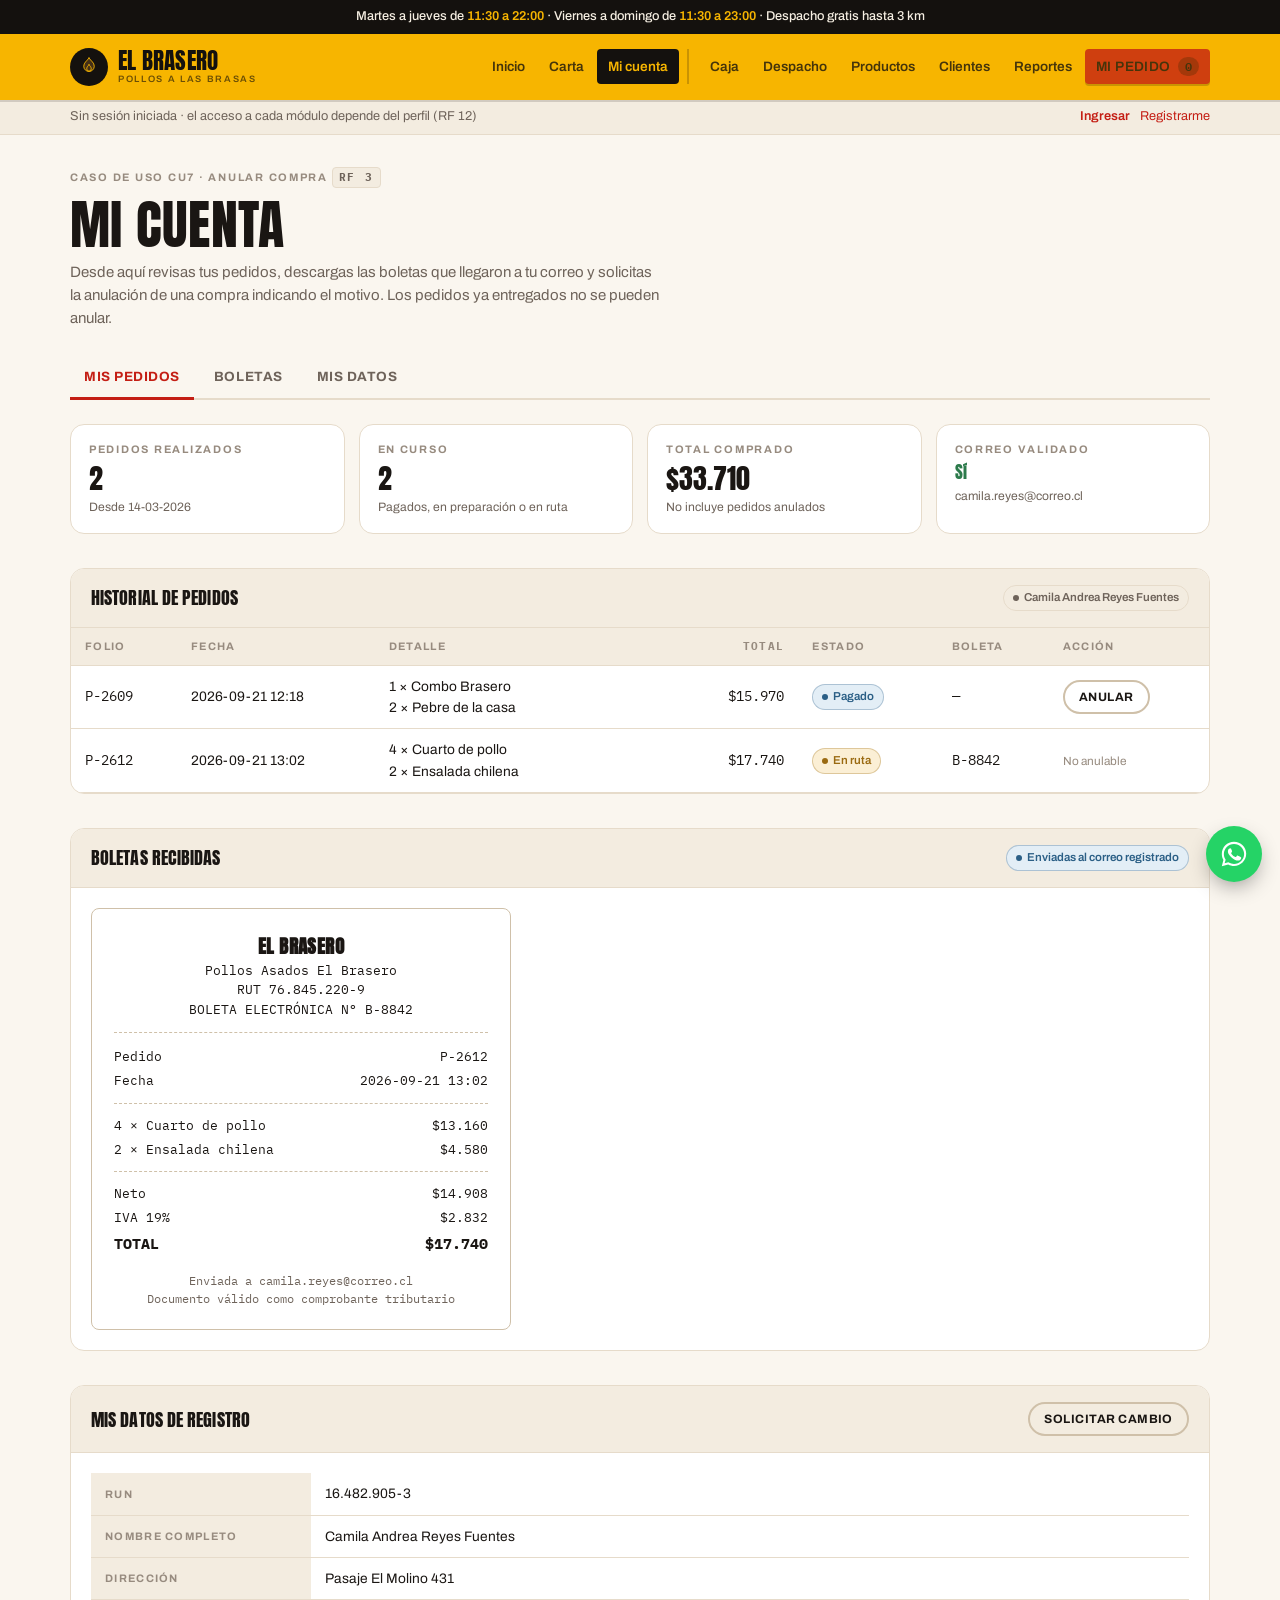
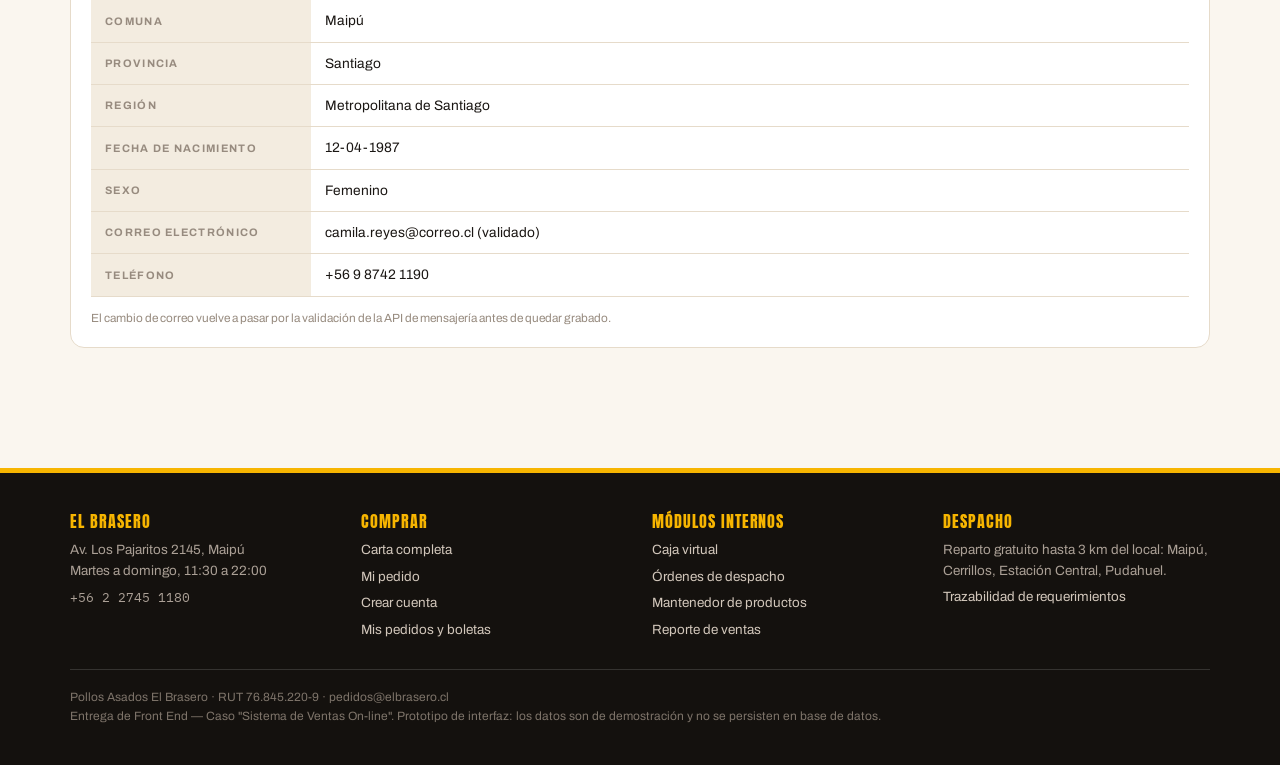
<file: semana 7/el brasero/mi-cuenta.html>
<!doctype html>
<html lang="es">
<head>
<meta charset="utf-8">
<meta name="viewport" content="width=device-width, initial-scale=1, viewport-fit=cover">
<title>Mi cuenta — El Brasero</title>
<meta name="description" content="Historial de pedidos del cliente, boletas recibidas y solicitud de anulación de compra con motivo.">
<link rel="preconnect" href="https://fonts.googleapis.com">
<link rel="preconnect" href="https://fonts.gstatic.com" crossorigin>
<link rel="stylesheet" href="https://fonts.googleapis.com/css2?family=Anton&family=Archivo:wght@400;500;600;700&family=IBM+Plex+Mono:wght@400;600&display=swap">
<link rel="stylesheet" href="assets/css/estilos.css">
</head>
<body data-pagina="mi-cuenta.html">

<div id="cabecera"></div>

<main class="envoltorio">

  <div class="encabezado-pagina">
    <span class="rotulo">Caso de uso CU7 · Anular compra <span class="referencia">RF 3</span></span>
    <h1>Mi cuenta</h1>
    <p>
      Desde aquí revisas tus pedidos, descargas las boletas que llegaron a tu
      correo y solicitas la anulación de una compra indicando el motivo. Los
      pedidos ya entregados no se pueden anular.
    </p>
  </div>

  <nav class="rail" aria-label="Secciones de mi cuenta">
    <a href="#pedidos" aria-current="page">Mis pedidos</a>
    <a href="#boletas">Boletas</a>
    <a href="#datos">Mis datos</a>
  </nav>

  <div class="pila-lg">

    <div class="indicadores" id="indicadores"></div>

    <section class="panel" id="pedidos">
      <header>
        <h2>Historial de pedidos</h2>
        <span class="pildora neutro" id="cliente-activo"></span>
      </header>
      <div class="tabla-contenedor">
        <table class="datos">
          <caption class="solo-lectores">Pedidos del cliente con estado y acciones disponibles</caption>
          <thead>
            <tr>
              <th>Folio</th><th>Fecha</th><th class="envolver">Detalle</th>
              <th class="num">Total</th><th>Estado</th><th>Boleta</th><th>Acción</th>
            </tr>
          </thead>
          <tbody id="tabla-pedidos"></tbody>
        </table>
      </div>
    </section>

    <div id="aviso-anulacion" hidden></div>

    <section class="panel" id="formulario-anulacion" hidden>
      <header><h2>Solicitud de anulación</h2><span class="pildora alerta">Requiere motivo</span></header>
      <div class="cuerpo pila">
        <p class="nota" id="detalle-anulacion"></p>
        <div class="campo">
          <label for="motivo">Motivo de la anulación <span class="requerido">*</span></label>
          <select id="motivo">
            <option value="">Seleccionar motivo…</option>
            <option>Me equivoqué en los productos del pedido</option>
            <option>La dirección de entrega es incorrecta</option>
            <option>Ya no estaré en el domicilio a la hora de entrega</option>
            <option>El tiempo de espera es mayor al informado</option>
            <option>Realicé el pedido dos veces por error</option>
            <option>Otro motivo</option>
          </select>
        </div>
        <div class="campo">
          <label for="detalle-motivo">Detalle (opcional)</label>
          <textarea id="detalle-motivo" placeholder="Cuéntanos brevemente qué ocurrió para poder mejorar el servicio."></textarea>
        </div>
        <div class="fila">
          <button class="boton peligro" type="button" id="confirmar-anulacion">Confirmar anulación</button>
          <button class="boton contorno" type="button" id="cancelar-anulacion">Volver</button>
        </div>
        <p class="ayuda">La devolución del dinero se gestiona con la plataforma de pago y demora entre 3 y 5 días hábiles.</p>
      </div>
    </section>

    <section class="panel" id="boletas">
      <header><h2>Boletas recibidas</h2><span class="pildora info">Enviadas al correo registrado</span></header>
      <div class="cuerpo">
        <div class="rejilla c2" id="lista-boletas"></div>
      </div>
    </section>

    <section class="panel" id="datos">
      <header><h2>Mis datos de registro</h2><button class="boton chico contorno" type="button" id="editar-datos">Solicitar cambio</button></header>
      <div class="cuerpo">
        <div class="tabla-contenedor">
          <table class="datos" id="tabla-datos"></table>
        </div>
        <p class="ayuda" style="margin-top:12px">
          El cambio de correo vuelve a pasar por la validación de la API de
          mensajería antes de quedar grabado.
        </p>
      </div>
    </section>

  </div>
</main>

<div id="pie"></div>

<script src="assets/js/datos.js"></script>
<script src="assets/js/app.js"></script>
<script>
(function () {
  const sesion = Sesion.actual();
  const cliente = BRASERO.clientes.find(c => c.nombre === (sesion && sesion.nombre)) || BRASERO.clientes[0];
  const pedidos = BRASERO.pedidos
    .filter(p => p.run === cliente.run)
    .map(p => ({ ...p, lineas: p.lineas.map(l => ({ ...l })) }));

  let folioEnAnulacion = null;

  const total = p => p.lineas.reduce((t, l) => t + l.precio * l.cantidad, 0);

  document.querySelector("#cliente-activo").textContent = cliente.nombre;

  function pintarIndicadores() {
    const gastado = pedidos.filter(p => p.estado !== "Anulado").reduce((t, p) => t + total(p), 0);
    const activos = pedidos.filter(p => ["Pagado", "En preparación", "En ruta"].includes(p.estado)).length;
    document.querySelector("#indicadores").innerHTML = `
      <div class="indicador"><span class="rotulo">Pedidos realizados</span><div class="valor">${pedidos.length}</div><div class="apoyo">Desde ${Formato.fecha(cliente.alta)}</div></div>
      <div class="indicador"><span class="rotulo">En curso</span><div class="valor">${activos}</div><div class="apoyo">Pagados, en preparación o en ruta</div></div>
      <div class="indicador"><span class="rotulo">Total comprado</span><div class="valor">${Formato.pesos(gastado)}</div><div class="apoyo">No incluye pedidos anulados</div></div>
      <div class="indicador"><span class="rotulo">Correo validado</span><div class="valor" style="font-size:1.05rem;color:${cliente.correoValidado ? "var(--ok)" : "var(--error)"}">${cliente.correoValidado ? "Sí" : "Pendiente"}</div><div class="apoyo">${cliente.correo}</div></div>`;
  }

  function pintarPedidos() {
    document.querySelector("#tabla-pedidos").innerHTML = pedidos.map(p => {
      const anulable = ["Pagado", "En preparación"].includes(p.estado);
      return `
      <tr>
        <td class="mono">${p.folio}</td>
        <td>${p.fecha}</td>
        <td class="envolver">${p.lineas.map(l => `${l.cantidad} × ${escaparHTML(l.nombre)}`).join("<br>")}
          ${p.motivoAnulacion ? `<div class="ayuda" style="margin-top:6px;color:var(--error)">Motivo: ${escaparHTML(p.motivoAnulacion)}</div>` : ""}
        </td>
        <td class="num">${Formato.pesos(total(p))}</td>
        <td><span class="pildora ${claseEstado(p.estado)}">${p.estado}</span></td>
        <td class="mono">${p.boleta || "—"}</td>
        <td>${anulable
          ? `<button class="boton chico contorno" type="button" data-anular="${p.folio}">Anular</button>`
          : `<span class="ayuda">No anulable</span>`}</td>
      </tr>`;
    }).join("");
  }

  function pintarBoletas() {
    const conBoleta = pedidos.filter(p => p.boleta);
    const contenedor = document.querySelector("#lista-boletas");
    if (!conBoleta.length) {
      contenedor.innerHTML = `<p class="nota">Aún no tienes boletas emitidas. Se generan cuando el cajero virtual registra la venta.</p>`;
      return;
    }
    contenedor.innerHTML = conBoleta.map(p => `
      <div class="boleta">
        <div class="encabezado">
          <strong>EL BRASERO</strong><br>
          ${BRASERO.local.nombre}<br>
          RUT ${BRASERO.local.rut}<br>
          BOLETA ELECTRÓNICA N° ${p.boleta}
        </div>
        <div class="linea"><span>Pedido</span><span>${p.folio}</span></div>
        <div class="linea"><span>Fecha</span><span>${p.fecha}</span></div>
        <div class="separador"></div>
        ${p.lineas.map(l => `<div class="linea"><span>${l.cantidad} × ${escaparHTML(l.nombre)}</span><span>${Formato.pesos(l.precio * l.cantidad)}</span></div>`).join("")}
        <div class="separador"></div>
        <div class="linea"><span>Neto</span><span>${Formato.pesos(Math.round(total(p) / 1.19))}</span></div>
        <div class="linea"><span>IVA 19%</span><span>${Formato.pesos(total(p) - Math.round(total(p) / 1.19))}</span></div>
        <div class="linea total"><span>TOTAL</span><span>${Formato.pesos(total(p))}</span></div>
        <div class="cierre">Enviada a ${cliente.correo}<br>Documento válido como comprobante tributario</div>
      </div>`).join("");
  }

  function pintarDatos() {
    const filas = [
      ["RUN", cliente.run], ["Nombre completo", cliente.nombre],
      ["Dirección", cliente.direccion], ["Comuna", cliente.comuna],
      ["Provincia", cliente.provincia], ["Región", cliente.region],
      ["Fecha de nacimiento", Formato.fecha(cliente.nacimiento)], ["Sexo", cliente.sexo],
      ["Correo electrónico", cliente.correo + (cliente.correoValidado ? " (validado)" : " (sin validar)")],
      ["Teléfono", cliente.telefono]
    ];
    document.querySelector("#tabla-datos").innerHTML = `<tbody>${filas.map(([k, v]) =>
      `<tr><th style="width:220px">${k}</th><td class="envolver">${escaparHTML(v)}</td></tr>`).join("")}</tbody>`;
  }

  document.querySelector("#tabla-pedidos").addEventListener("click", e => {
    const boton = e.target.closest("button[data-anular]");
    if (!boton) return;
    folioEnAnulacion = boton.dataset.anular;
    const pedido = pedidos.find(p => p.folio === folioEnAnulacion);
    const panel = document.querySelector("#formulario-anulacion");
    panel.hidden = false;
    document.querySelector("#detalle-anulacion").innerHTML =
      `Vas a anular el pedido <strong class="mono">${pedido.folio}</strong> del ${pedido.fecha}, por ${Formato.pesos(total(pedido))}. Indica el motivo para dejarlo registrado.`;
    panel.scrollIntoView({ behavior: "smooth", block: "center" });
  });

  document.querySelector("#cancelar-anulacion").addEventListener("click", () => {
    document.querySelector("#formulario-anulacion").hidden = true;
    folioEnAnulacion = null;
  });

  document.querySelector("#confirmar-anulacion").addEventListener("click", () => {
    const motivo = document.querySelector("#motivo");
    const detalle = document.querySelector("#detalle-motivo").value.trim();
    const contenedor = motivo.closest(".campo");
    contenedor.querySelectorAll(".error-campo").forEach(e => e.remove());
    contenedor.classList.remove("invalido");

    if (!motivo.value) {
      contenedor.classList.add("invalido");
      contenedor.insertAdjacentHTML("beforeend", `<span class="error-campo">Debes indicar el motivo de la anulación.</span>`);
      return;
    }

    const pedido = pedidos.find(p => p.folio === folioEnAnulacion);
    pedido.estado = "Anulado";
    pedido.motivoAnulacion = motivo.value + (detalle ? " — " + detalle : "");

    document.querySelector("#formulario-anulacion").hidden = true;
    mostrarAviso("#aviso-anulacion", "ok",
      `Pedido <strong>${pedido.folio}</strong> anulado. Se notificó al administrador y a la plataforma de pago para la devolución del dinero.`);
    motivo.value = "";
    document.querySelector("#detalle-motivo").value = "";
    pintarPedidos();
    pintarIndicadores();
  });

  document.querySelector("#editar-datos").addEventListener("click", () => {
    mostrarAviso("#aviso-anulacion", "info",
      "Para modificar tus datos el administrador debe confirmar el cambio desde el mantenedor de clientes. Se envió tu solicitud.");
  });

  pintarIndicadores();
  pintarPedidos();
  pintarBoletas();
  pintarDatos();
})();
</script>
</body>
</html>
</file>
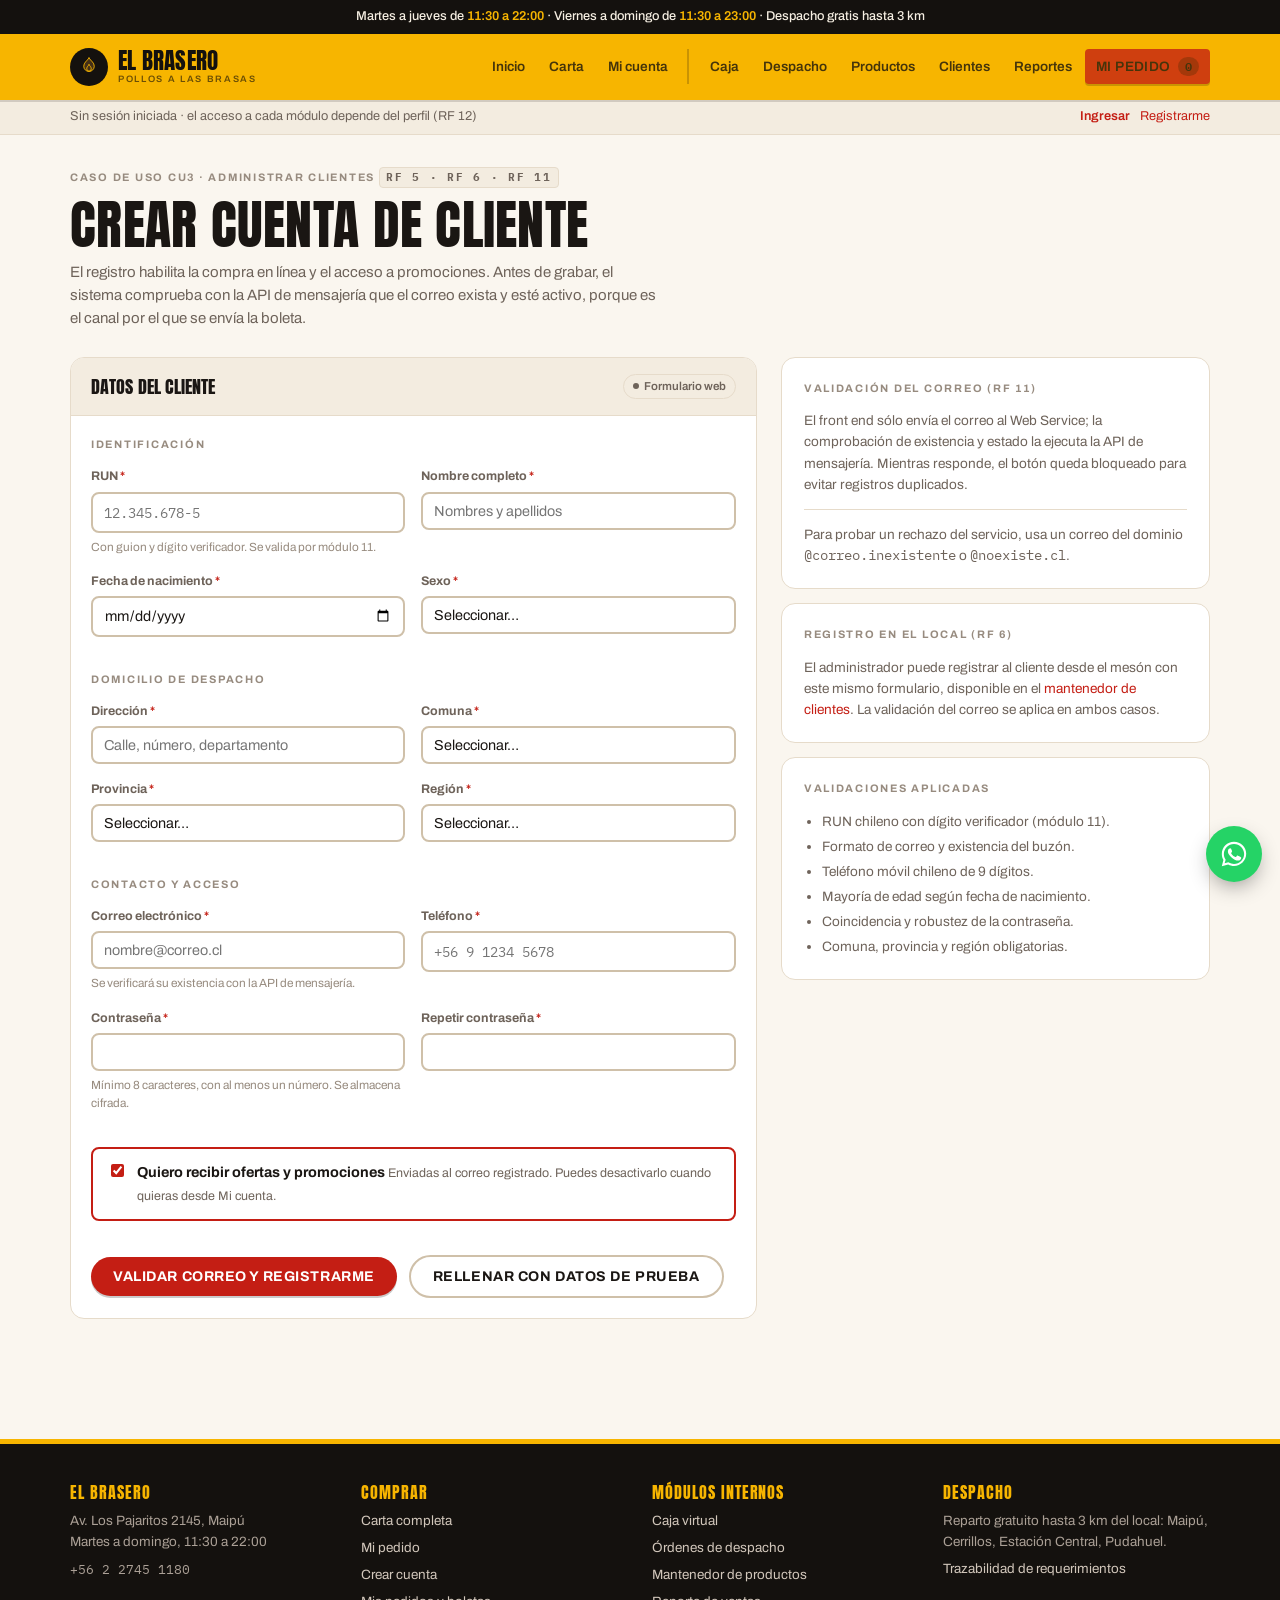
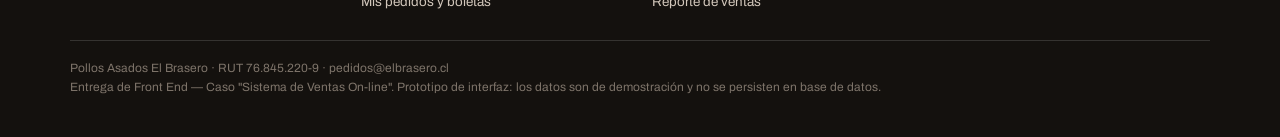
<file: semana 7/el brasero/registro.html>
<!doctype html>
<html lang="es">
<head>
<meta charset="utf-8">
<meta name="viewport" content="width=device-width, initial-scale=1, viewport-fit=cover">
<title>Crear cuenta — El Brasero</title>
<meta name="description" content="Registro de clientes con validación de RUN y comprobación del correo electrónico mediante API de mensajería.">
<link rel="preconnect" href="https://fonts.googleapis.com">
<link rel="preconnect" href="https://fonts.gstatic.com" crossorigin>
<link rel="stylesheet" href="https://fonts.googleapis.com/css2?family=Anton&family=Archivo:wght@400;500;600;700&family=IBM+Plex+Mono:wght@400;600&display=swap">
<link rel="stylesheet" href="assets/css/estilos.css">
</head>
<body data-pagina="registro.html">

<div id="cabecera"></div>

<main class="envoltorio">

  <div class="encabezado-pagina">
    <span class="rotulo">Caso de uso CU3 · Administrar clientes <span class="referencia">RF 5 · RF 6 · RF 11</span></span>
    <h1>Crear cuenta de cliente</h1>
    <p>
      El registro habilita la compra en línea y el acceso a promociones. Antes de
      grabar, el sistema comprueba con la API de mensajería que el correo exista
      y esté activo, porque es el canal por el que se envía la boleta.
    </p>
  </div>

  <div class="dos-columnas">

    <form class="panel" id="formulario-registro" novalidate>
      <header><h2>Datos del cliente</h2><span class="pildora neutro">Formulario web</span></header>
      <div class="cuerpo pila-lg">

        <div class="pila">
          <span class="rotulo">Identificación</span>
          <div class="formulario dos">
            <div class="campo">
              <label for="run">RUN <span class="requerido">*</span></label>
              <input type="text" id="run" name="run" placeholder="12.345.678-5" autocomplete="off" required>
              <span class="ayuda">Con guion y dígito verificador. Se valida por módulo 11.</span>
            </div>
            <div class="campo">
              <label for="nombre">Nombre completo <span class="requerido">*</span></label>
              <input type="text" id="nombre" name="nombre" placeholder="Nombres y apellidos" autocomplete="name" required>
            </div>
            <div class="campo">
              <label for="nacimiento">Fecha de nacimiento <span class="requerido">*</span></label>
              <input type="date" id="nacimiento" name="nacimiento" max="2026-09-21" required>
            </div>
            <div class="campo">
              <label for="sexo">Sexo <span class="requerido">*</span></label>
              <select id="sexo" name="sexo" required>
                <option value="">Seleccionar…</option>
                <option>Femenino</option>
                <option>Masculino</option>
                <option>Otro</option>
                <option>Prefiero no indicarlo</option>
              </select>
            </div>
          </div>
        </div>

        <div class="pila">
          <span class="rotulo">Domicilio de despacho</span>
          <div class="formulario dos">
            <div class="campo">
              <label for="direccion">Dirección <span class="requerido">*</span></label>
              <input type="text" id="direccion" name="direccion" placeholder="Calle, número, departamento" autocomplete="street-address" required>
            </div>
            <div class="campo">
              <label for="comuna">Comuna <span class="requerido">*</span></label>
              <select id="comuna" name="comuna" required>
                <option value="">Seleccionar…</option>
                <option>Maipú</option>
                <option>Cerrillos</option>
                <option>Estación Central</option>
                <option>Pudahuel</option>
                <option>Padre Hurtado</option>
              </select>
            </div>
            <div class="campo">
              <label for="provincia">Provincia <span class="requerido">*</span></label>
              <select id="provincia" name="provincia" required>
                <option value="">Seleccionar…</option>
                <option>Santiago</option>
                <option>Talagante</option>
                <option>Maipo</option>
              </select>
            </div>
            <div class="campo">
              <label for="region">Región <span class="requerido">*</span></label>
              <select id="region" name="region" required>
                <option value="">Seleccionar…</option>
                <option>Metropolitana de Santiago</option>
                <option>Valparaíso</option>
                <option>O'Higgins</option>
              </select>
            </div>
          </div>
        </div>

        <div class="pila">
          <span class="rotulo">Contacto y acceso</span>
          <div class="formulario dos">
            <div class="campo">
              <label for="correo">Correo electrónico <span class="requerido">*</span></label>
              <input type="email" id="correo" name="correo" placeholder="nombre@correo.cl" autocomplete="email" required>
              <span class="ayuda" id="estado-correo">Se verificará su existencia con la API de mensajería.</span>
            </div>
            <div class="campo">
              <label for="telefono">Teléfono <span class="requerido">*</span></label>
              <input type="tel" id="telefono" name="telefono" placeholder="+56 9 1234 5678" autocomplete="tel" required>
            </div>
            <div class="campo">
              <label for="clave">Contraseña <span class="requerido">*</span></label>
              <input type="password" id="clave" name="clave" autocomplete="new-password" required>
              <span class="ayuda">Mínimo 8 caracteres, con al menos un número. Se almacena cifrada.</span>
            </div>
            <div class="campo">
              <label for="clave2">Repetir contraseña <span class="requerido">*</span></label>
              <input type="password" id="clave2" name="clave2" autocomplete="new-password" required>
            </div>
          </div>
        </div>

        <label class="opcion">
          <input type="checkbox" id="ofertas" checked>
          <span>
            <span class="titulo">Quiero recibir ofertas y promociones</span>
            <span class="detalle">Enviadas al correo registrado. Puedes desactivarlo cuando quieras desde Mi cuenta.</span>
          </span>
        </label>

        <div id="aviso-registro" hidden></div>

        <div class="fila">
          <button class="boton" type="submit" id="enviar">Validar correo y registrarme</button>
          <button class="boton contorno" type="button" id="ejemplo">Rellenar con datos de prueba</button>
        </div>
      </div>
    </form>

    <aside class="pila">
      <div class="tarjeta pila">
        <span class="rotulo">Validación del correo (RF 11)</span>
        <p class="nota">
          El front end sólo envía el correo al Web Service; la comprobación de
          existencia y estado la ejecuta la API de mensajería. Mientras responde,
          el botón queda bloqueado para evitar registros duplicados.
        </p>
        <hr class="separador-h">
        <p class="nota">
          Para probar un rechazo del servicio, usa un correo del dominio
          <span class="mono">@correo.inexistente</span> o <span class="mono">@noexiste.cl</span>.
        </p>
      </div>
      <div class="tarjeta pila">
        <span class="rotulo">Registro en el local (RF 6)</span>
        <p class="nota">
          El administrador puede registrar al cliente desde el mesón con este
          mismo formulario, disponible en el
          <a href="admin-clientes.html">mantenedor de clientes</a>. La validación
          del correo se aplica en ambos casos.
        </p>
      </div>
      <div class="tarjeta pila">
        <span class="rotulo">Validaciones aplicadas</span>
        <ul class="nota" style="margin:0;padding-left:18px;display:grid;gap:4px">
          <li>RUN chileno con dígito verificador (módulo 11).</li>
          <li>Formato de correo y existencia del buzón.</li>
          <li>Teléfono móvil chileno de 9 dígitos.</li>
          <li>Mayoría de edad según fecha de nacimiento.</li>
          <li>Coincidencia y robustez de la contraseña.</li>
          <li>Comuna, provincia y región obligatorias.</li>
        </ul>
      </div>
    </aside>

  </div>
</main>

<div id="pie"></div>

<script src="assets/js/datos.js"></script>
<script src="assets/js/app.js"></script>
<script>
(function () {
  const formulario = document.querySelector("#formulario-registro");
  const boton = document.querySelector("#enviar");
  const estadoCorreo = document.querySelector("#estado-correo");

  function limpiarErrores() {
    formulario.querySelectorAll(".error-campo").forEach(e => e.remove());
    formulario.querySelectorAll(".campo.invalido").forEach(c => c.classList.remove("invalido"));
  }

  function marcarError(nombreCampo, mensaje) {
    const campo = formulario.elements[nombreCampo];
    const contenedor = campo.closest(".campo");
    contenedor.classList.add("invalido");
    contenedor.insertAdjacentHTML("beforeend", `<span class="error-campo">${mensaje}</span>`);
  }

  document.querySelector("#ejemplo").addEventListener("click", () => {
    formulario.elements.run.value = "18.765.432-1";
    formulario.elements.nombre.value = "Valentina Paz Muñoz Herrera";
    formulario.elements.nacimiento.value = "1995-07-18";
    formulario.elements.sexo.value = "Femenino";
    formulario.elements.direccion.value = "Avenida Pajaritos 3410, depto. 802";
    formulario.elements.comuna.value = "Maipú";
    formulario.elements.provincia.value = "Santiago";
    formulario.elements.region.value = "Metropolitana de Santiago";
    formulario.elements.correo.value = "valentina.munoz@correo.cl";
    formulario.elements.telefono.value = "+56 9 7788 1234";
    formulario.elements.clave.value = "brasero2026";
    formulario.elements.clave2.value = "brasero2026";
  });

  formulario.addEventListener("submit", async e => {
    e.preventDefault();
    limpiarErrores();
    const d = formulario.elements;
    let valido = true;

    ["run", "nombre", "nacimiento", "sexo", "direccion", "comuna", "provincia", "region", "correo", "telefono", "clave", "clave2"]
      .forEach(campo => {
        if (!d[campo].value.trim()) { marcarError(campo, "Dato obligatorio."); valido = false; }
      });

    if (d.run.value.trim() && !Validar.run(d.run.value)) {
      marcarError("run", "El RUN no es válido: revisa el dígito verificador."); valido = false;
    }
    if (d.run.value.trim() && BRASERO.clientes.some(c => c.run.replace(/\./g, "") === d.run.value.replace(/\./g, "").toUpperCase())) {
      marcarError("run", "Este RUN ya está registrado. Puedes ingresar con tu cuenta."); valido = false;
    }
    if (d.correo.value.trim() && !Validar.formatoCorreo(d.correo.value)) {
      marcarError("correo", "El formato del correo no es válido."); valido = false;
    }
    if (d.telefono.value.trim() && !Validar.telefono(d.telefono.value)) {
      marcarError("telefono", "Ingresa un móvil chileno: +56 9 1234 5678."); valido = false;
    }
    if (d.nacimiento.value && !Validar.mayorDeEdad(d.nacimiento.value)) {
      marcarError("nacimiento", "Debes ser mayor de 18 años para registrarte."); valido = false;
    }
    if (d.clave.value && (d.clave.value.length < 8 || !/\d/.test(d.clave.value))) {
      marcarError("clave", "Mínimo 8 caracteres e incluir al menos un número."); valido = false;
    }
    if (d.clave.value && d.clave2.value && d.clave.value !== d.clave2.value) {
      marcarError("clave2", "Las contraseñas no coinciden."); valido = false;
    }

    if (!valido) {
      mostrarAviso("#aviso-registro", "error", "No se pudo grabar el registro: corrige los campos marcados.");
      return;
    }

    boton.disabled = true;
    boton.textContent = "Validando correo…";
    estadoCorreo.textContent = "Consultando API de mensajería…";
    estadoCorreo.style.color = "var(--info)";
    mostrarAviso("#aviso-registro", "info", "Comprobando con la API de mensajería que el correo exista y esté activo.");

    const resultado = await Validar.existenciaCorreo(d.correo.value.trim());

    boton.disabled = false;
    boton.textContent = "Validar correo y registrarme";

    if (!resultado.existe) {
      estadoCorreo.textContent = `El dominio ${resultado.dominio} no responde.`;
      estadoCorreo.style.color = "var(--error)";
      marcarError("correo", "El correo no existe o no está activo según la API de mensajería.");
      mostrarAviso("#aviso-registro", "error",
        `El registro no se grabó: la <strong>${escaparHTML(resultado.servicio)}</strong> informó que la casilla no existe o está inactiva. Usa un correo vigente, ya que por ahí se envía tu boleta.`);
      return;
    }

    estadoCorreo.textContent = "Correo verificado y activo.";
    estadoCorreo.style.color = "var(--ok)";
    mostrarAviso("#aviso-registro", "ok",
      `Cuenta creada para <strong>${escaparHTML(d.nombre.value)}</strong>. Correo validado por ${escaparHTML(resultado.servicio)}. Ya puedes <a href="login.html">ingresar</a> y comprar en línea.`);
    formulario.querySelector(".cuerpo").scrollIntoView({ behavior: "smooth", block: "start" });
  });
})();
</script>
</body>
</html>
</file>
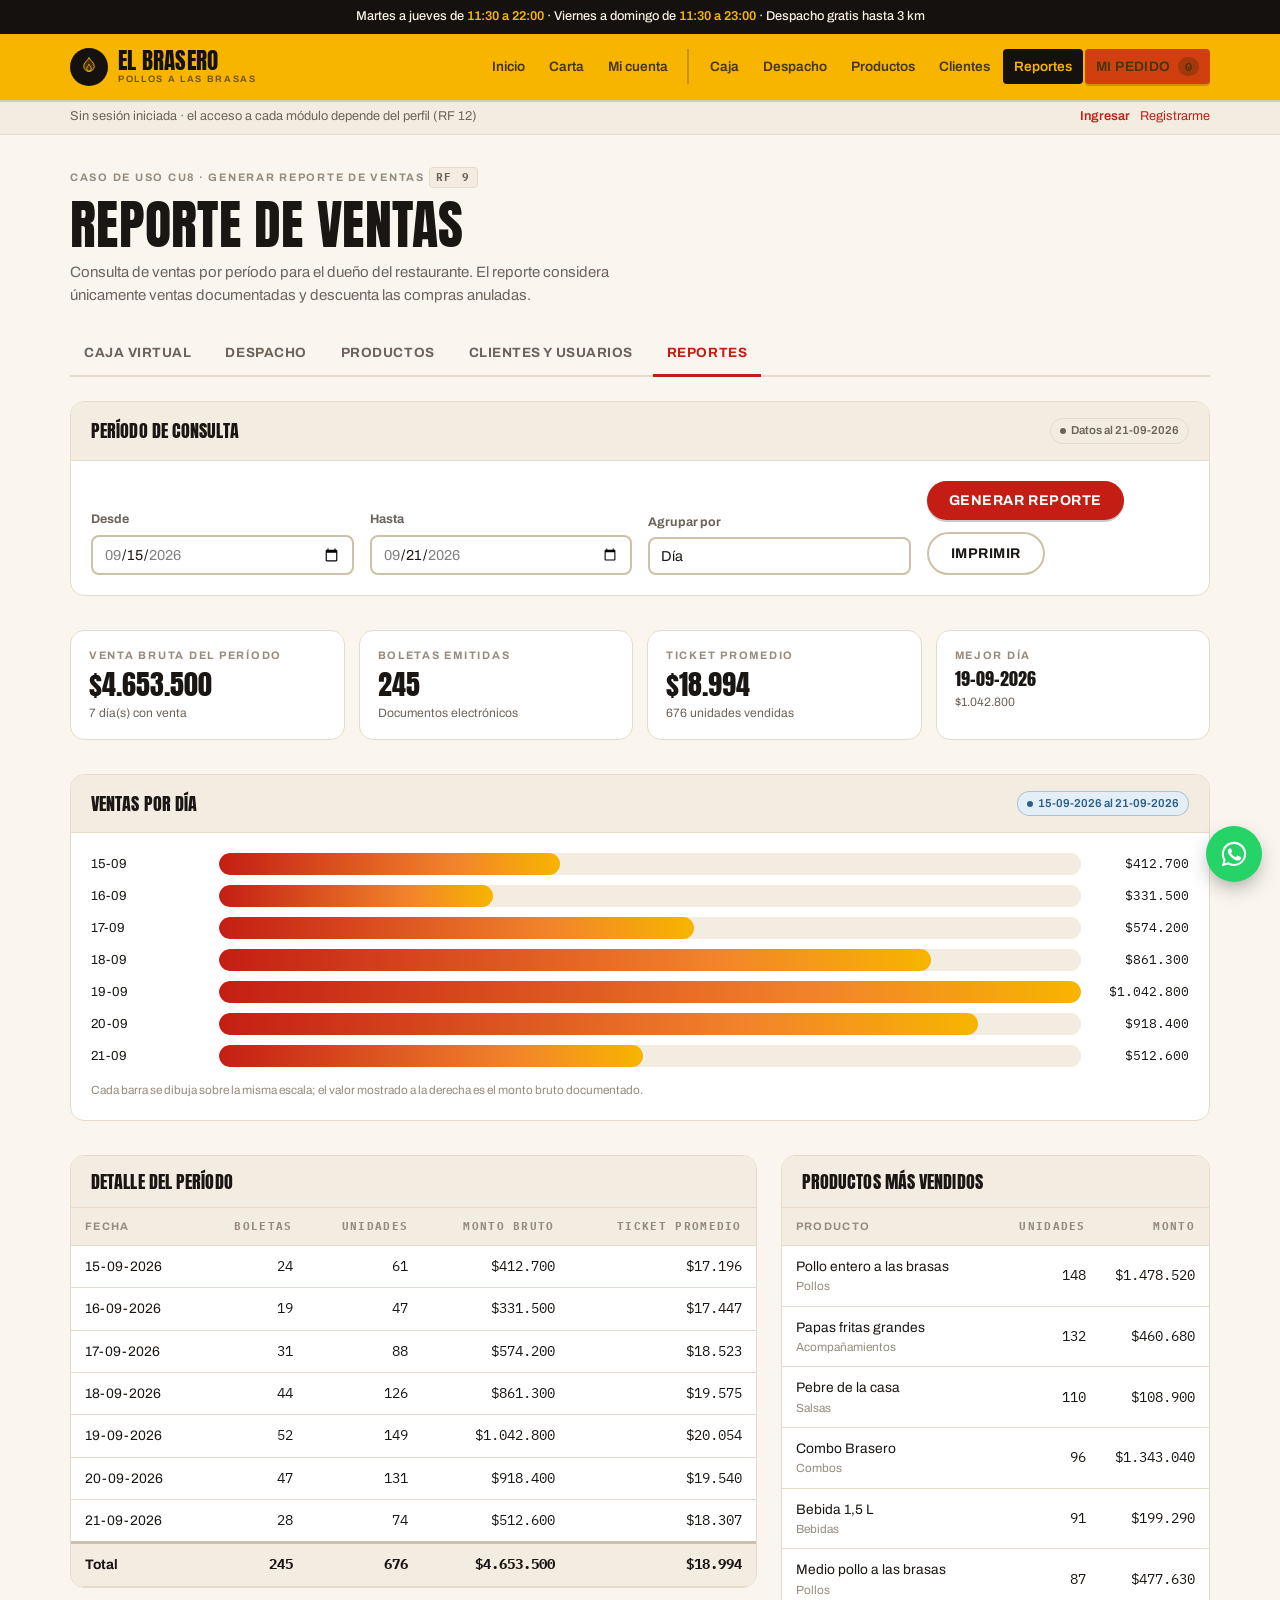
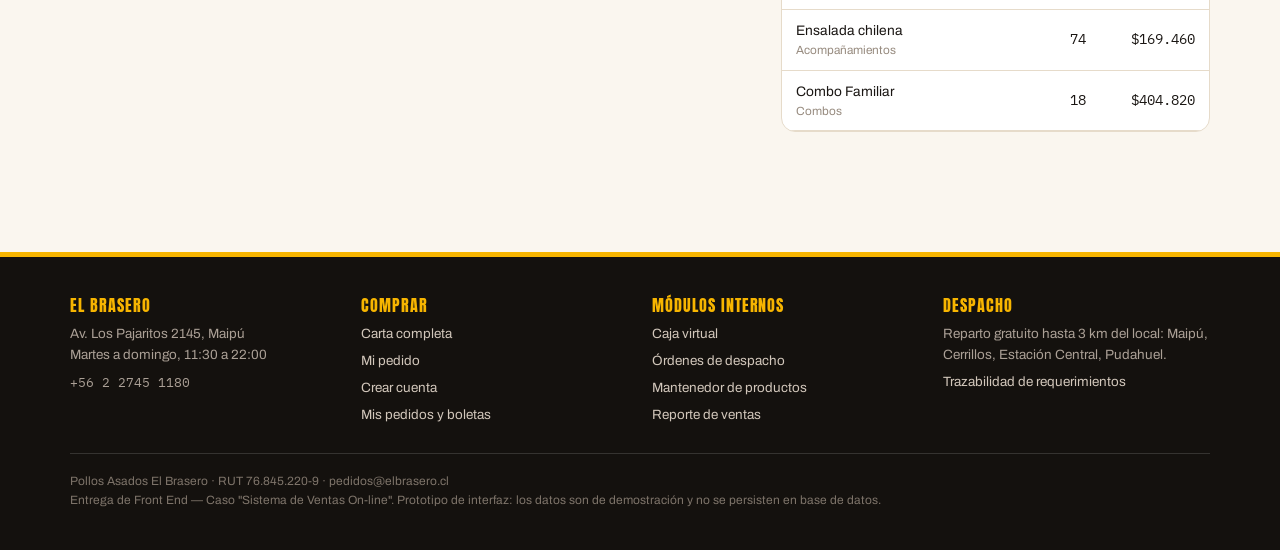
<file: semana 7/el brasero/reportes.html>
<!doctype html>
<html lang="es">
<head>
<meta charset="utf-8">
<meta name="viewport" content="width=device-width, initial-scale=1, viewport-fit=cover">
<title>Reporte de ventas — El Brasero</title>
<meta name="description" content="Reporte de ventas por período de consulta para el dueño: montos, documentos y productos más vendidos.">
<link rel="preconnect" href="https://fonts.googleapis.com">
<link rel="preconnect" href="https://fonts.gstatic.com" crossorigin>
<link rel="stylesheet" href="https://fonts.googleapis.com/css2?family=Anton&family=Archivo:wght@400;500;600;700&family=IBM+Plex+Mono:wght@400;600&display=swap">
<link rel="stylesheet" href="assets/css/estilos.css">
</head>
<body data-pagina="reportes.html">

<div id="cabecera"></div>

<main class="envoltorio">

  <div class="encabezado-pagina">
    <span class="rotulo">Caso de uso CU8 · Generar reporte de ventas <span class="referencia">RF 9</span></span>
    <h1>Reporte de ventas</h1>
    <p>
      Consulta de ventas por período para el dueño del restaurante. El reporte
      considera únicamente ventas documentadas y descuenta las compras anuladas.
    </p>
  </div>

  <nav class="rail" aria-label="Módulos internos">
    <a href="caja-virtual.html">Caja virtual</a>
    <a href="despacho.html">Despacho</a>
    <a href="admin-productos.html">Productos</a>
    <a href="admin-clientes.html">Clientes y usuarios</a>
    <a href="reportes.html" aria-current="page">Reportes</a>
  </nav>

  <div class="pila-lg">

    <form class="panel" id="formulario-periodo">
      <header><h2>Período de consulta</h2><span class="pildora neutro">Datos al 21-09-2026</span></header>
      <div class="cuerpo">
        <div class="formulario dos" style="align-items:end">
          <div class="campo">
            <label for="desde">Desde</label>
            <input type="date" id="desde" name="desde" value="2026-09-15" min="2026-09-15" max="2026-09-21">
          </div>
          <div class="campo">
            <label for="hasta">Hasta</label>
            <input type="date" id="hasta" name="hasta" value="2026-09-21" min="2026-09-15" max="2026-09-21">
          </div>
          <div class="campo">
            <label for="agrupacion">Agrupar por</label>
            <select id="agrupacion">
              <option value="dia">Día</option>
              <option value="categoria">Categoría de producto</option>
            </select>
          </div>
          <div class="fila">
            <button class="boton" type="submit">Generar reporte</button>
            <button class="boton contorno no-imprimir" type="button" onclick="window.print()">Imprimir</button>
          </div>
        </div>
        <div id="aviso-periodo" hidden style="margin-top:14px"></div>
      </div>
    </form>

    <div class="indicadores" id="indicadores"></div>

    <section class="panel">
      <header><h2 id="titulo-grafico">Ventas por día</h2><span class="pildora info" id="rango-activo"></span></header>
      <div class="cuerpo">
        <div class="grafico-barras" id="grafico"></div>
        <p class="ayuda" style="margin-top:14px">Cada barra se dibuja sobre la misma escala; el valor mostrado a la derecha es el monto bruto documentado.</p>
      </div>
    </section>

    <div class="dos-columnas">
      <section class="panel">
        <header><h2>Detalle del período</h2></header>
        <div class="tabla-contenedor">
          <table class="datos">
            <caption class="solo-lectores">Ventas diarias del período consultado</caption>
            <thead>
              <tr><th>Fecha</th><th class="num">Boletas</th><th class="num">Unidades</th><th class="num">Monto bruto</th><th class="num">Ticket promedio</th></tr>
            </thead>
            <tbody id="tabla-detalle"></tbody>
            <tfoot id="pie-detalle"></tfoot>
          </table>
        </div>
      </section>

      <section class="panel">
        <header><h2>Productos más vendidos</h2></header>
        <div class="tabla-contenedor">
          <table class="datos">
            <caption class="solo-lectores">Ranking de productos por unidades vendidas en el período</caption>
            <thead><tr><th class="envolver">Producto</th><th class="num">Unidades</th><th class="num">Monto</th></tr></thead>
            <tbody id="tabla-ranking"></tbody>
          </table>
        </div>
      </section>
    </div>

  </div>
</main>

<div id="pie"></div>

<script src="assets/js/datos.js"></script>
<script src="assets/js/app.js"></script>
<script>
(function () {
  const formulario = document.querySelector("#formulario-periodo");
  const elGrafico = document.querySelector("#grafico");

  const ranking = [
    { producto: "Pollo entero a las brasas", categoria: "Pollos", unidades: 148, monto: 1478520 },
    { producto: "Combo Brasero", categoria: "Combos", unidades: 96, monto: 1343040 },
    { producto: "Medio pollo a las brasas", categoria: "Pollos", unidades: 87, monto: 477630 },
    { producto: "Papas fritas grandes", categoria: "Acompañamientos", unidades: 132, monto: 460680 },
    { producto: "Combo Familiar", categoria: "Combos", unidades: 18, monto: 404820 },
    { producto: "Ensalada chilena", categoria: "Acompañamientos", unidades: 74, monto: 169460 },
    { producto: "Bebida 1,5 L", categoria: "Bebidas", unidades: 91, monto: 199290 },
    { producto: "Pebre de la casa", categoria: "Salsas", unidades: 110, monto: 108900 }
  ];

  function datosEnRango() {
    const desde = document.querySelector("#desde").value;
    const hasta = document.querySelector("#hasta").value;
    return BRASERO.ventasDiarias.filter(v => v.fecha >= desde && v.fecha <= hasta);
  }

  function pintarIndicadores(datos) {
    const monto = datos.reduce((t, d) => t + d.monto, 0);
    const documentos = datos.reduce((t, d) => t + d.documentos, 0);
    const unidades = datos.reduce((t, d) => t + d.unidades, 0);
    const mejor = datos.reduce((a, b) => (b.monto > a.monto ? b : a), datos[0] || { fecha: "—", monto: 0 });

    document.querySelector("#indicadores").innerHTML = `
      <div class="indicador"><span class="rotulo">Venta bruta del período</span><div class="valor">${Formato.pesos(monto)}</div><div class="apoyo">${datos.length} día(s) con venta</div></div>
      <div class="indicador"><span class="rotulo">Boletas emitidas</span><div class="valor">${Formato.numero(documentos)}</div><div class="apoyo">Documentos electrónicos</div></div>
      <div class="indicador"><span class="rotulo">Ticket promedio</span><div class="valor">${Formato.pesos(documentos ? Math.round(monto / documentos) : 0)}</div><div class="apoyo">${Formato.numero(unidades)} unidades vendidas</div></div>
      <div class="indicador"><span class="rotulo">Mejor día</span><div class="valor" style="font-size:1.1rem">${mejor.fecha === "—" ? "—" : Formato.fecha(mejor.fecha)}</div><div class="apoyo">${Formato.pesos(mejor.monto)}</div></div>`;
  }

  function pintarGrafico(datos, agrupacion) {
    const serie = agrupacion === "dia"
      ? datos.map(d => ({ etiqueta: Formato.fecha(d.fecha).slice(0, 5), valor: d.monto, titulo: Formato.fechaLarga(d.fecha) }))
      : [...new Set(ranking.map(r => r.categoria))].map(categoria => ({
          etiqueta: categoria,
          valor: ranking.filter(r => r.categoria === categoria).reduce((t, r) => t + r.monto, 0),
          titulo: categoria
        })).sort((a, b) => b.valor - a.valor);

    document.querySelector("#titulo-grafico").textContent =
      agrupacion === "dia" ? "Ventas por día" : "Ventas por categoría de producto";

    if (!serie.length) {
      elGrafico.innerHTML = `<div class="vacio">El período seleccionado no registra ventas.</div>`;
      return;
    }

    const maximo = Math.max(...serie.map(s => s.valor));
    elGrafico.innerHTML = serie.map(s => `
      <div class="barra-fila">
        <span title="${escaparHTML(s.titulo)}">${escaparHTML(s.etiqueta)}</span>
        <div class="barra-pista">
          <div class="barra-valor" style="width:${Math.max(2, (s.valor / maximo) * 100)}%"
               role="img" aria-label="${escaparHTML(s.titulo)}: ${Formato.pesos(s.valor)}"></div>
        </div>
        <span class="cifra">${Formato.pesos(s.valor)}</span>
      </div>`).join("");
  }

  function pintarDetalle(datos) {
    document.querySelector("#tabla-detalle").innerHTML = datos.map(d => `
      <tr>
        <td>${Formato.fecha(d.fecha)}</td>
        <td class="num">${d.documentos}</td>
        <td class="num">${d.unidades}</td>
        <td class="num">${Formato.pesos(d.monto)}</td>
        <td class="num">${Formato.pesos(Math.round(d.monto / d.documentos))}</td>
      </tr>`).join("") || `<tr><td colspan="5"><p class="nota">Sin movimientos en el período.</p></td></tr>`;

    const monto = datos.reduce((t, d) => t + d.monto, 0);
    const documentos = datos.reduce((t, d) => t + d.documentos, 0);
    const unidades = datos.reduce((t, d) => t + d.unidades, 0);
    document.querySelector("#pie-detalle").innerHTML = `
      <tr>
        <td>Total</td>
        <td class="num">${documentos}</td>
        <td class="num">${unidades}</td>
        <td class="num">${Formato.pesos(monto)}</td>
        <td class="num">${Formato.pesos(documentos ? Math.round(monto / documentos) : 0)}</td>
      </tr>`;
  }

  function pintarRanking() {
    document.querySelector("#tabla-ranking").innerHTML = [...ranking]
      .sort((a, b) => b.unidades - a.unidades)
      .map(r => `
        <tr>
          <td class="envolver">${escaparHTML(r.producto)}<div class="ayuda">${r.categoria}</div></td>
          <td class="num">${r.unidades}</td>
          <td class="num">${Formato.pesos(r.monto)}</td>
        </tr>`).join("");
  }

  function generar() {
    const desde = document.querySelector("#desde").value;
    const hasta = document.querySelector("#hasta").value;

    if (!desde || !hasta) {
      mostrarAviso("#aviso-periodo", "error", "Debes indicar la fecha de inicio y de término del período.");
      return;
    }
    if (desde > hasta) {
      mostrarAviso("#aviso-periodo", "error", "La fecha inicial no puede ser posterior a la final.");
      return;
    }
    document.querySelector("#aviso-periodo").hidden = true;

    const datos = datosEnRango();
    const agrupacion = document.querySelector("#agrupacion").value;
    document.querySelector("#rango-activo").textContent =
      `${Formato.fecha(desde)} al ${Formato.fecha(hasta)}`;

    pintarIndicadores(datos);
    pintarGrafico(datos, agrupacion);
    pintarDetalle(datos);
  }

  formulario.addEventListener("submit", e => { e.preventDefault(); generar(); });
  document.querySelector("#agrupacion").addEventListener("change", generar);

  pintarRanking();
  generar();
})();
</script>
</body>
</html>
</file>
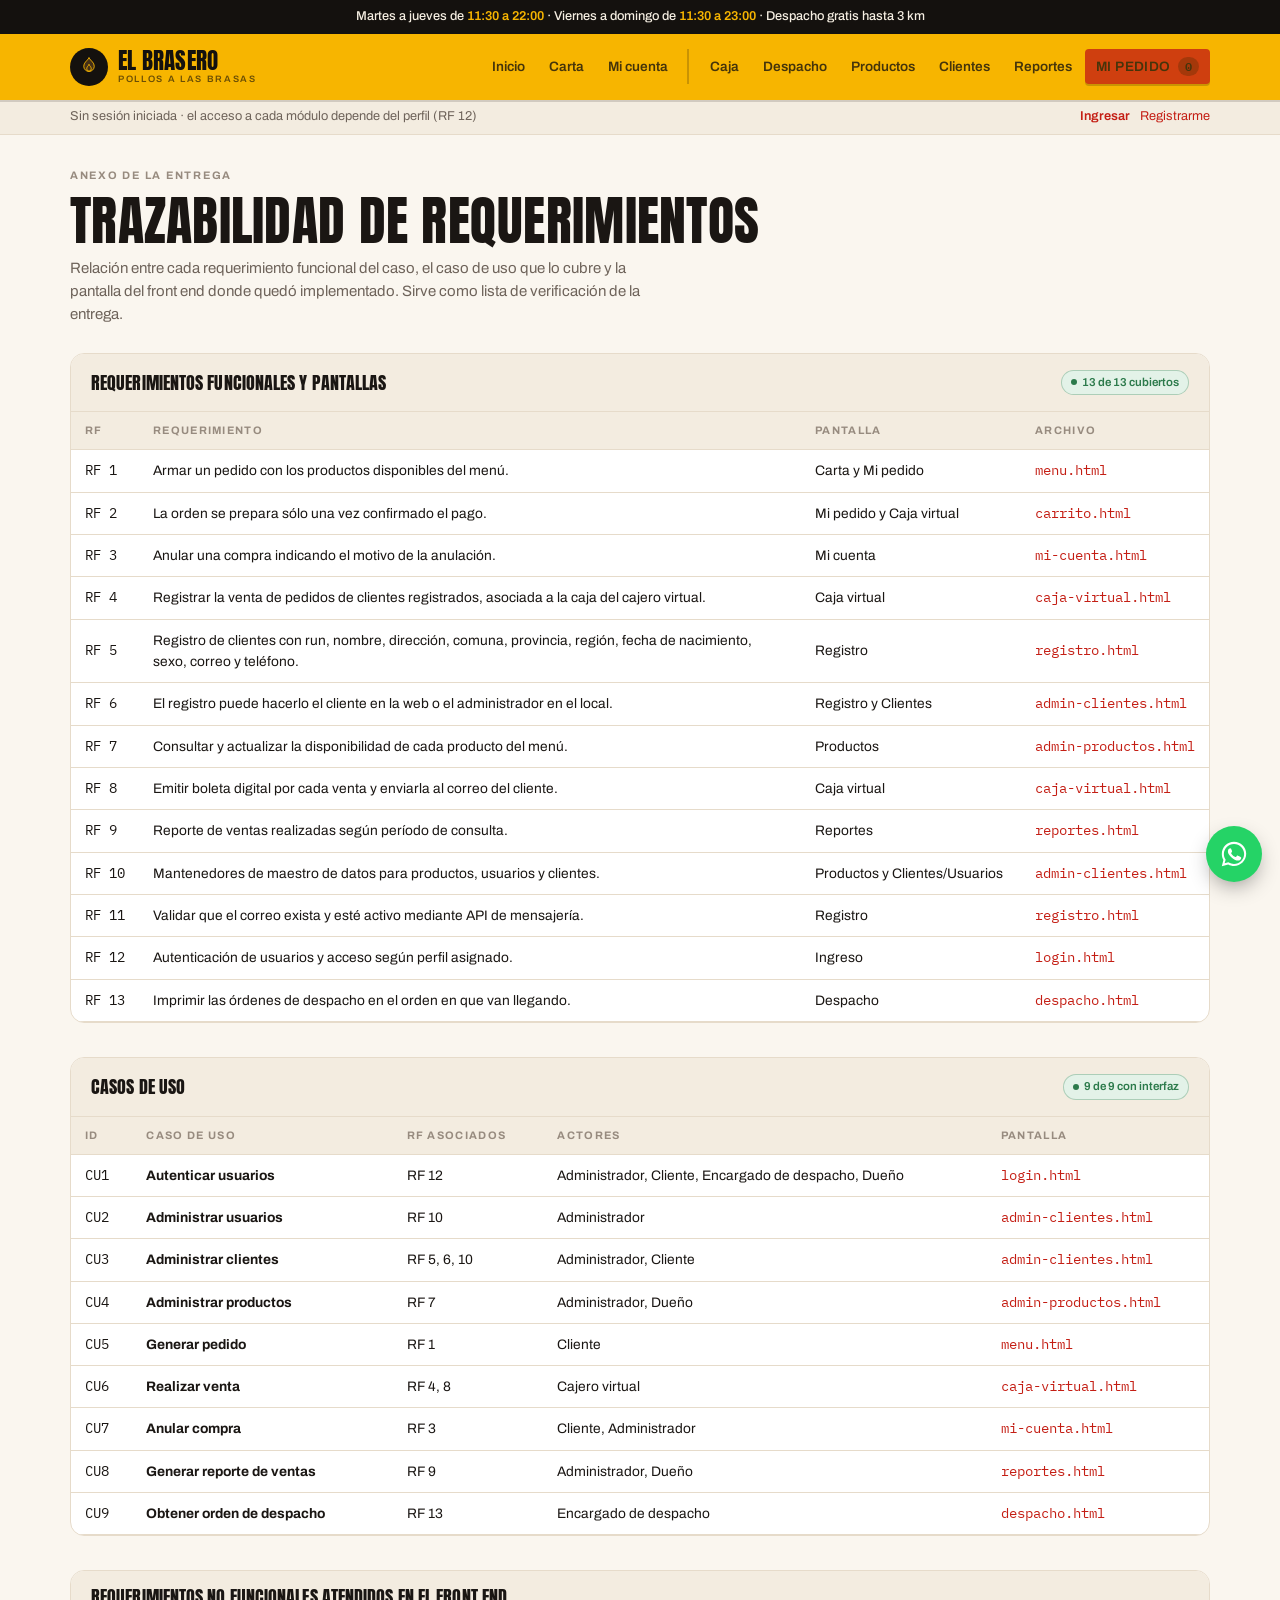
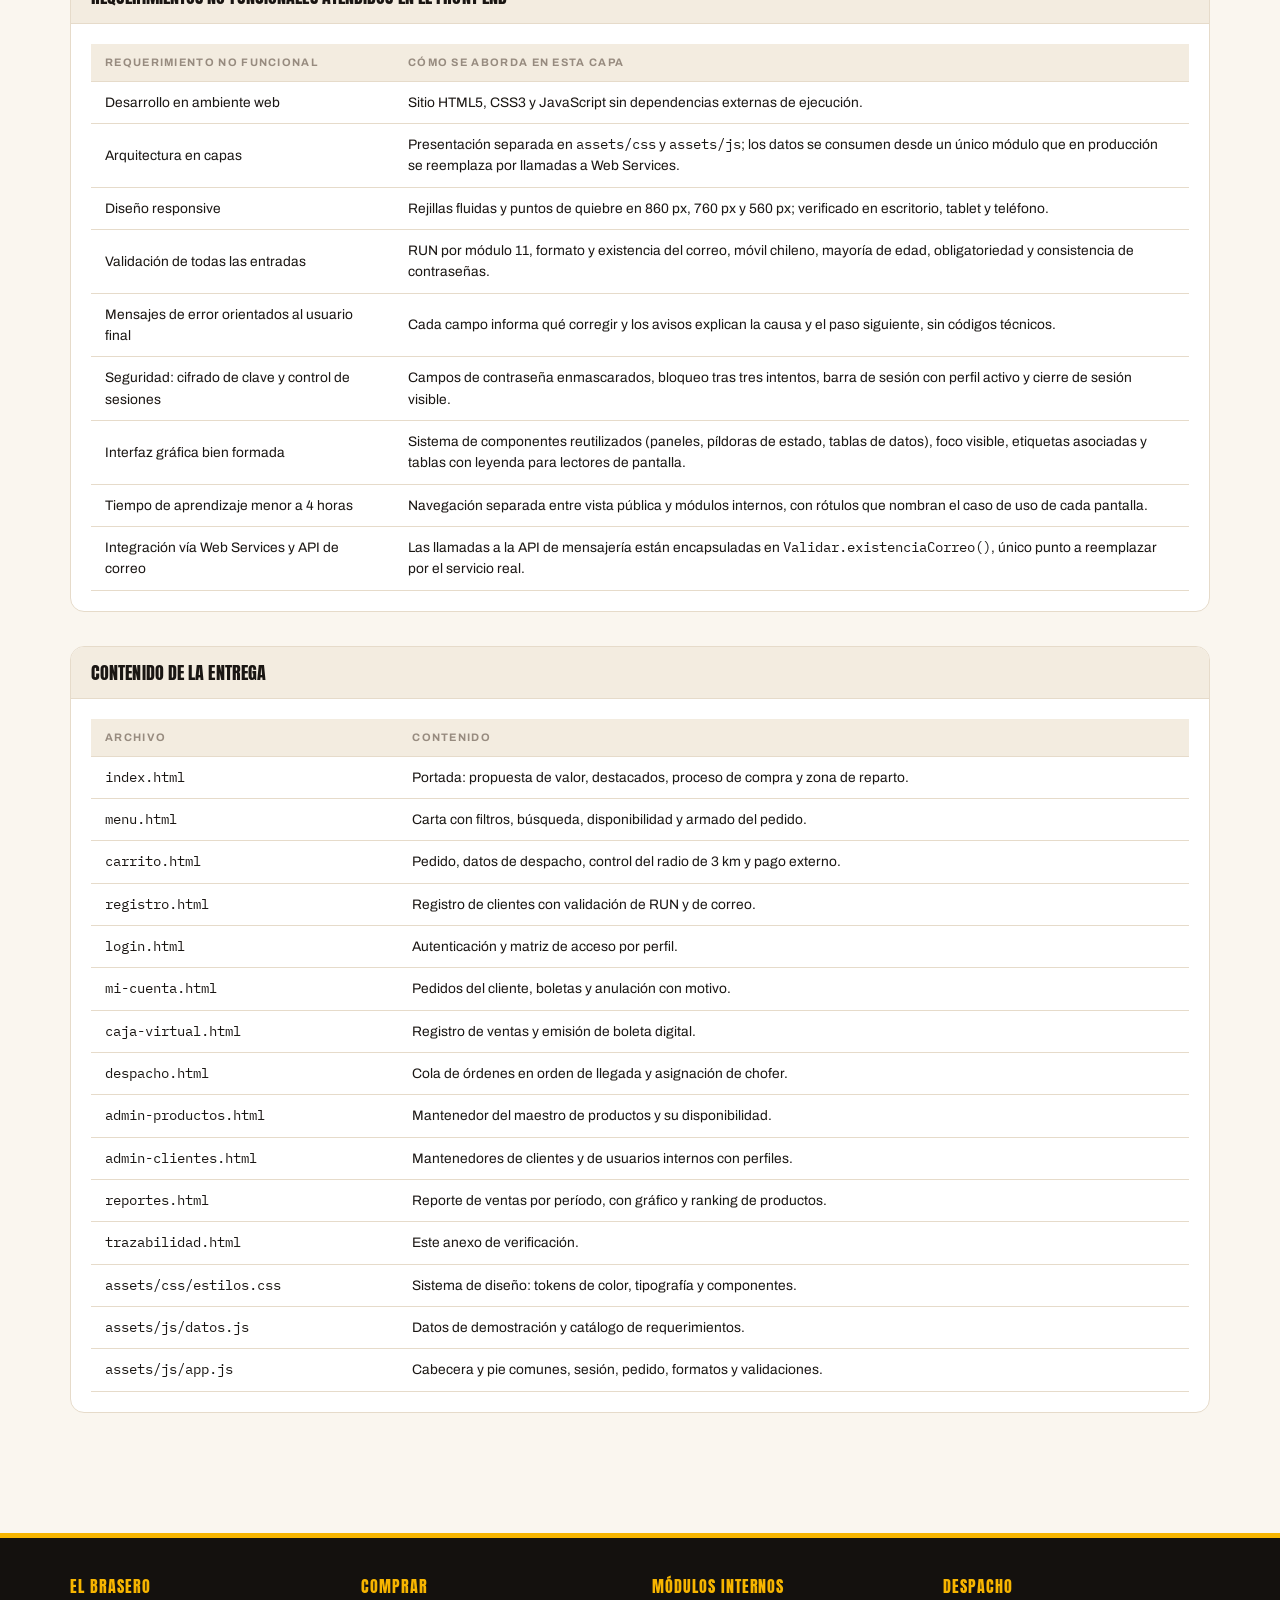
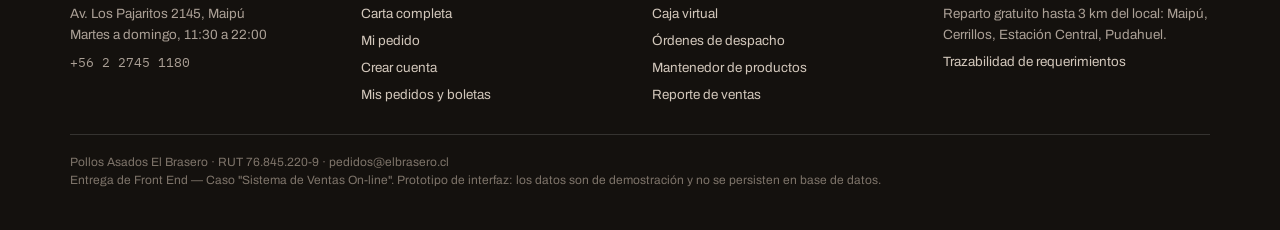
<file: semana 7/el brasero/trazabilidad.html>
<!doctype html>
<html lang="es">
<head>
<meta charset="utf-8">
<meta name="viewport" content="width=device-width, initial-scale=1, viewport-fit=cover">
<title>Trazabilidad de requerimientos — El Brasero</title>
<meta name="description" content="Matriz de trazabilidad entre requerimientos funcionales, casos de uso y pantallas construidas en el front end.">
<link rel="preconnect" href="https://fonts.googleapis.com">
<link rel="preconnect" href="https://fonts.gstatic.com" crossorigin>
<link rel="stylesheet" href="https://fonts.googleapis.com/css2?family=Anton&family=Archivo:wght@400;500;600;700&family=IBM+Plex+Mono:wght@400;600&display=swap">
<link rel="stylesheet" href="assets/css/estilos.css">
</head>
<body data-pagina="trazabilidad.html">

<div id="cabecera"></div>

<main class="envoltorio">

  <div class="encabezado-pagina">
    <span class="rotulo">Anexo de la entrega</span>
    <h1>Trazabilidad de requerimientos</h1>
    <p>
      Relación entre cada requerimiento funcional del caso, el caso de uso que lo
      cubre y la pantalla del front end donde quedó implementado. Sirve como
      lista de verificación de la entrega.
    </p>
  </div>

  <div class="pila-lg">

    <section class="panel">
      <header><h2>Requerimientos funcionales y pantallas</h2><span class="pildora ok">13 de 13 cubiertos</span></header>
      <div class="tabla-contenedor">
        <table class="datos">
          <caption class="solo-lectores">Requerimientos funcionales con la pantalla que los implementa</caption>
          <thead>
            <tr><th>RF</th><th class="envolver">Requerimiento</th><th class="envolver">Pantalla</th><th>Archivo</th></tr>
          </thead>
          <tbody id="tabla-rf"></tbody>
        </table>
      </div>
    </section>

    <section class="panel">
      <header><h2>Casos de uso</h2><span class="pildora ok">9 de 9 con interfaz</span></header>
      <div class="tabla-contenedor">
        <table class="datos">
          <caption class="solo-lectores">Casos de uso del caso con actores y pantalla asociada</caption>
          <thead>
            <tr><th>ID</th><th class="envolver">Caso de uso</th><th>RF asociados</th><th class="envolver">Actores</th><th>Pantalla</th></tr>
          </thead>
          <tbody id="tabla-cu"></tbody>
        </table>
      </div>
    </section>

    <section class="panel">
      <header><h2>Requerimientos no funcionales atendidos en el front end</h2></header>
      <div class="cuerpo">
        <div class="tabla-contenedor">
          <table class="datos">
            <caption class="solo-lectores">Requerimientos no funcionales y cómo se abordan en esta capa</caption>
            <thead><tr><th class="envolver">Requerimiento no funcional</th><th class="envolver">Cómo se aborda en esta capa</th></tr></thead>
            <tbody>
              <tr><td class="envolver">Desarrollo en ambiente web</td><td class="envolver">Sitio HTML5, CSS3 y JavaScript sin dependencias externas de ejecución.</td></tr>
              <tr><td class="envolver">Arquitectura en capas</td><td class="envolver">Presentación separada en <span class="mono">assets/css</span> y <span class="mono">assets/js</span>; los datos se consumen desde un único módulo que en producción se reemplaza por llamadas a Web Services.</td></tr>
              <tr><td class="envolver">Diseño responsive</td><td class="envolver">Rejillas fluidas y puntos de quiebre en 860 px, 760 px y 560 px; verificado en escritorio, tablet y teléfono.</td></tr>
              <tr><td class="envolver">Validación de todas las entradas</td><td class="envolver">RUN por módulo 11, formato y existencia del correo, móvil chileno, mayoría de edad, obligatoriedad y consistencia de contraseñas.</td></tr>
              <tr><td class="envolver">Mensajes de error orientados al usuario final</td><td class="envolver">Cada campo informa qué corregir y los avisos explican la causa y el paso siguiente, sin códigos técnicos.</td></tr>
              <tr><td class="envolver">Seguridad: cifrado de clave y control de sesiones</td><td class="envolver">Campos de contraseña enmascarados, bloqueo tras tres intentos, barra de sesión con perfil activo y cierre de sesión visible.</td></tr>
              <tr><td class="envolver">Interfaz gráfica bien formada</td><td class="envolver">Sistema de componentes reutilizados (paneles, píldoras de estado, tablas de datos), foco visible, etiquetas asociadas y tablas con leyenda para lectores de pantalla.</td></tr>
              <tr><td class="envolver">Tiempo de aprendizaje menor a 4 horas</td><td class="envolver">Navegación separada entre vista pública y módulos internos, con rótulos que nombran el caso de uso de cada pantalla.</td></tr>
              <tr><td class="envolver">Integración vía Web Services y API de correo</td><td class="envolver">Las llamadas a la API de mensajería están encapsuladas en <span class="mono">Validar.existenciaCorreo()</span>, único punto a reemplazar por el servicio real.</td></tr>
            </tbody>
          </table>
        </div>
      </div>
    </section>

    <section class="panel">
      <header><h2>Contenido de la entrega</h2></header>
      <div class="cuerpo">
        <div class="tabla-contenedor">
          <table class="datos">
            <caption class="solo-lectores">Archivos que componen el proyecto</caption>
            <thead><tr><th>Archivo</th><th class="envolver">Contenido</th></tr></thead>
            <tbody>
              <tr><td class="mono">index.html</td><td class="envolver">Portada: propuesta de valor, destacados, proceso de compra y zona de reparto.</td></tr>
              <tr><td class="mono">menu.html</td><td class="envolver">Carta con filtros, búsqueda, disponibilidad y armado del pedido.</td></tr>
              <tr><td class="mono">carrito.html</td><td class="envolver">Pedido, datos de despacho, control del radio de 3 km y pago externo.</td></tr>
              <tr><td class="mono">registro.html</td><td class="envolver">Registro de clientes con validación de RUN y de correo.</td></tr>
              <tr><td class="mono">login.html</td><td class="envolver">Autenticación y matriz de acceso por perfil.</td></tr>
              <tr><td class="mono">mi-cuenta.html</td><td class="envolver">Pedidos del cliente, boletas y anulación con motivo.</td></tr>
              <tr><td class="mono">caja-virtual.html</td><td class="envolver">Registro de ventas y emisión de boleta digital.</td></tr>
              <tr><td class="mono">despacho.html</td><td class="envolver">Cola de órdenes en orden de llegada y asignación de chofer.</td></tr>
              <tr><td class="mono">admin-productos.html</td><td class="envolver">Mantenedor del maestro de productos y su disponibilidad.</td></tr>
              <tr><td class="mono">admin-clientes.html</td><td class="envolver">Mantenedores de clientes y de usuarios internos con perfiles.</td></tr>
              <tr><td class="mono">reportes.html</td><td class="envolver">Reporte de ventas por período, con gráfico y ranking de productos.</td></tr>
              <tr><td class="mono">trazabilidad.html</td><td class="envolver">Este anexo de verificación.</td></tr>
              <tr><td class="mono">assets/css/estilos.css</td><td class="envolver">Sistema de diseño: tokens de color, tipografía y componentes.</td></tr>
              <tr><td class="mono">assets/js/datos.js</td><td class="envolver">Datos de demostración y catálogo de requerimientos.</td></tr>
              <tr><td class="mono">assets/js/app.js</td><td class="envolver">Cabecera y pie comunes, sesión, pedido, formatos y validaciones.</td></tr>
            </tbody>
          </table>
        </div>
      </div>
    </section>

  </div>
</main>

<div id="pie"></div>

<script src="assets/js/datos.js"></script>
<script src="assets/js/app.js"></script>
<script>
(function () {
  document.querySelector("#tabla-rf").innerHTML = BRASERO.requerimientos.map(r => `
    <tr>
      <td class="mono">${r.id}</td>
      <td class="envolver">${escaparHTML(r.texto)}</td>
      <td class="envolver">${escaparHTML(r.pantalla)}</td>
      <td><a class="mono" href="${r.archivo}">${r.archivo}</a></td>
    </tr>`).join("");

  document.querySelector("#tabla-cu").innerHTML = BRASERO.casosUso.map(c => `
    <tr>
      <td class="mono">${c.id}</td>
      <td class="envolver"><strong>${escaparHTML(c.nombre)}</strong></td>
      <td>${c.rf}</td>
      <td class="envolver">${escaparHTML(c.actores)}</td>
      <td><a class="mono" href="${c.archivo}">${c.archivo}</a></td>
    </tr>`).join("");
})();
</script>
</body>
</html>
</file>
<file: semana 7/el brasero/assets/css/estilos.css>
/* ==========================================================================
   El Brasero — Sistema de Ventas On-line
   Hoja de estilos única (capa de presentación)
   Identidad "asador de barrio": amarillo letrero, rojo brasa y carbón,
   con tipografía condensada pesada y fotografía de producto a gran tamaño.
   ========================================================================== */

:root {
  /* --- Color: marca --- */
  --amarillo:     #F7B500;   /* banda de letrero */
  --amarillo-osc: #DDA000;
  --brasa:        #C41E14;   /* rojo brasa: acento y llamadas a la acción */
  --brasa-hover:  #A1150C;
  --ascua:        #F2842B;   /* naranja de fuego */
  --carbon:       #14110E;

  /* --- Color: superficies y texto (tema claro) --- */
  --fondo:        #FAF6EF;
  --superficie:   #FFFFFF;
  --superficie-2: #F3ECE0;
  --borde:        #E6DBCA;
  --borde-fuerte: #CFC0A9;
  --texto:        #1A1613;
  --texto-2:      #6E635A;
  --texto-3:      #978B7F;
  --barra:        var(--amarillo);
  --barra-texto:  #14110E;

  /* --- Color: semántico --- */
  --ok:           #2C7A4B;
  --ok-suave:     #E3F2E8;
  --alerta:       #9A6A11;
  --alerta-suave: #FBEFD5;
  --error:        #B32619;
  --error-suave:  #FBE5E2;
  --info:         #2B5F86;
  --info-suave:   #E3EEF6;
  --whatsapp:     #25D366;

  /* --- Tipografía --- */
  --f-display: "Anton", "Archivo Black", Impact, sans-serif;
  --f-ui: "Archivo", "Helvetica Neue", Arial, sans-serif;
  --f-dato: "IBM Plex Mono", "SFMono-Regular", Consolas, monospace;

  /* --- Escala y forma --- */
  --r-sm: 4px;
  --r-md: 8px;
  --r-lg: 14px;
  --sombra: 0 1px 2px rgba(20, 17, 14, .06), 0 10px 28px -18px rgba(20, 17, 14, .35);
  --sombra-foto: 0 18px 40px -24px rgba(20, 17, 14, .6);
  --ancho: 1180px;
}

@media (prefers-color-scheme: dark) {
  :root:not([data-theme="light"]) {
    --fondo:        #14120F;
    --superficie:   #1F1B17;
    --superficie-2: #29231D;
    --borde:        #39312A;
    --borde-fuerte: #4D433A;
    --texto:        #F6F0E6;
    --texto-2:      #B5A99C;
    --texto-3:      #8C8175;
    --brasa:        #EE4A3A;
    --brasa-hover:  #FF6350;
    --ok:           #5FBF88;
    --ok-suave:     #17301F;
    --alerta:       #E0AE55;
    --alerta-suave: #332711;
    --error:        #EE7263;
    --error-suave:  #331A16;
    --info:         #7FB6DC;
    --info-suave:   #14232E;
    --sombra: 0 1px 2px rgba(0, 0, 0, .5), 0 12px 30px -20px rgba(0, 0, 0, .9);
    --sombra-foto: 0 18px 44px -26px rgba(0, 0, 0, .95);
  }
}

:root[data-theme="dark"] {
  --fondo:        #14120F;
  --superficie:   #1F1B17;
  --superficie-2: #29231D;
  --borde:        #39312A;
  --borde-fuerte: #4D433A;
  --texto:        #F6F0E6;
  --texto-2:      #B5A99C;
  --texto-3:      #8C8175;
  --brasa:        #EE4A3A;
  --brasa-hover:  #FF6350;
  --ok:           #5FBF88;
  --ok-suave:     #17301F;
  --alerta:       #E0AE55;
  --alerta-suave: #332711;
  --error:        #EE7263;
  --error-suave:  #331A16;
  --info:         #7FB6DC;
  --info-suave:   #14232E;
  --sombra: 0 1px 2px rgba(0, 0, 0, .5), 0 12px 30px -20px rgba(0, 0, 0, .9);
  --sombra-foto: 0 18px 44px -26px rgba(0, 0, 0, .95);
}

/* --------------------------------------------------------------- base --- */

* { box-sizing: border-box; }

body {
  margin: 0;
  background: var(--fondo);
  color: var(--texto);
  font-family: var(--f-ui);
  font-size: 15px;
  line-height: 1.55;
  -webkit-font-smoothing: antialiased;
}

h1, h2, h3, h4 { margin: 0; text-wrap: balance; line-height: 1.05; }
h1, h2 {
  font-family: var(--f-display);
  font-weight: 400;
  text-transform: uppercase;
  letter-spacing: .005em;
}
h1 { font-size: clamp(2.1rem, 1.4rem + 3vw, 3.4rem); }
h2 { font-size: clamp(1.6rem, 1.2rem + 1.6vw, 2.3rem); }
h3 { font-size: 1.05rem; font-weight: 600; line-height: 1.25; }
p  { margin: 0; }
a  { color: var(--brasa); text-decoration: none; }
a:hover { text-decoration: underline; }
img, svg { max-width: 100%; }

:focus-visible {
  outline: 3px solid var(--brasa);
  outline-offset: 2px;
  border-radius: var(--r-sm);
}

.oculto { display: none !important; }
.solo-lectores {
  position: absolute; width: 1px; height: 1px;
  overflow: hidden; clip: rect(0 0 0 0); white-space: nowrap;
}

/* ------------------------------------------------------- estructura --- */

.envoltorio {
  width: 100%;
  max-width: var(--ancho);
  margin: 0 auto;
  padding-inline: 20px;
}

main.envoltorio { padding-block: 32px 64px; }
main.ancho-total { max-width: none; padding-inline: 0; padding-block: 0 64px; }
main.ancho-total > .envoltorio { padding-block: 0; }

.pila      { display: flex; flex-direction: column; gap: 14px; min-width: 0; }
.pila-lg   { display: flex; flex-direction: column; gap: 34px; min-width: 0; }
.fila      { display: flex; align-items: center; gap: 12px; flex-wrap: wrap; }
.fila-sep  { display: flex; align-items: center; justify-content: space-between; gap: 12px; flex-wrap: wrap; }

/* ---------------------------------------------------------- cabecera --- */

.banda-horario {
  background: var(--carbon);
  color: #F6EFE2;
  font-size: .8rem;
  font-weight: 500;
  text-align: center;
  padding: 7px 20px;
  padding-top: calc(7px + env(safe-area-inset-top, 0px));
}
.banda-horario strong { color: var(--amarillo); font-weight: 600; }

.barra-superior {
  background: var(--barra);
  color: var(--barra-texto);
  position: sticky;
  top: 0;
  z-index: 40;
  box-shadow: 0 2px 0 rgba(20, 17, 14, .15);
}

.barra-superior .envoltorio {
  display: flex;
  align-items: center;
  gap: 16px;
  min-height: 66px;
  flex-wrap: wrap;
  padding-block: 8px;
}

.logotipo {
  display: flex;
  align-items: center;
  gap: 10px;
  color: var(--carbon);
  text-decoration: none;
  font-family: var(--f-display);
  font-size: 1.45rem;
  text-transform: uppercase;
  letter-spacing: .01em;
  line-height: .95;
}
.logotipo:hover { text-decoration: none; }
.logotipo .emblema {
  width: 38px; height: 38px; flex: none;
  display: grid; place-items: center;
  background: var(--carbon);
  color: var(--amarillo);
  border-radius: 50%;
}
.logotipo .emblema svg { width: 24px; height: 24px; }
.logotipo small {
  display: block;
  font-family: var(--f-ui);
  font-weight: 600;
  font-size: .58rem;
  letter-spacing: .18em;
  color: #6A4E05;
  margin-top: 3px;
}

.menu-nav { display: flex; gap: 2px; flex-wrap: wrap; margin-left: auto; align-items: center; }
.menu-nav a {
  color: var(--carbon);
  font-size: .85rem;
  font-weight: 600;
  padding: 7px 11px;
  border-radius: var(--r-sm);
  opacity: .78;
}
.menu-nav a:hover { opacity: 1; background: rgba(20, 17, 14, .1); text-decoration: none; }
.menu-nav a[aria-current="page"] {
  opacity: 1;
  background: var(--carbon);
  color: var(--amarillo);
}

.grupo-nav {
  display: flex; gap: 2px; flex-wrap: wrap;
  padding-left: 10px; margin-left: 6px;
  border-left: 2px solid rgba(20, 17, 14, .2);
}

.indicador-carrito {
  display: inline-flex; align-items: center; gap: 7px;
  background: var(--brasa); color: #fff;
  padding: 9px 16px; border-radius: 999px;
  font-size: .85rem; font-weight: 700;
  text-transform: uppercase; letter-spacing: .03em;
  box-shadow: 0 2px 0 rgba(20, 17, 14, .25);
}
.indicador-carrito:hover { background: var(--brasa-hover); text-decoration: none; }
.indicador-carrito .conteo {
  font-family: var(--f-dato);
  background: rgba(0, 0, 0, .28);
  border-radius: 999px;
  padding: 0 7px;
  font-size: .76rem;
}

.barra-sesion {
  background: var(--superficie-2);
  border-bottom: 1px solid var(--borde);
  font-size: .8rem;
  color: var(--texto-2);
}
.barra-sesion .envoltorio {
  display: flex; align-items: center; gap: 10px;
  min-height: 34px; flex-wrap: wrap;
}
.barra-sesion strong { color: var(--texto); font-weight: 600; }

/* ------------------------------------------------------------- botón --- */

.boton {
  display: inline-flex; align-items: center; justify-content: center; gap: 8px;
  font-family: var(--f-ui); font-size: .88rem; font-weight: 700;
  text-transform: uppercase; letter-spacing: .04em;
  padding: 12px 22px;
  border: 0;
  border-radius: 999px;
  background: var(--brasa); color: #fff;
  cursor: pointer;
  box-shadow: 0 2px 0 rgba(20, 17, 14, .22);
  transition: background .15s ease, transform .1s ease;
}
.boton:hover { background: var(--brasa-hover); text-decoration: none; }
.boton:active { transform: translateY(2px); box-shadow: none; }
.boton[disabled] { opacity: .45; cursor: not-allowed; box-shadow: none; }

.boton.contorno {
  background: transparent; color: var(--texto);
  border: 2px solid var(--borde-fuerte);
  box-shadow: none;
}
.boton.contorno:hover { background: var(--superficie-2); }

.boton.oscuro { background: var(--carbon); color: var(--amarillo); }
.boton.oscuro:hover { background: #000; }

.boton.amarillo { background: var(--amarillo); color: var(--carbon); }
.boton.amarillo:hover { background: var(--amarillo-osc); }

.boton.peligro { background: var(--error); }
.boton.peligro:hover { background: #8E1D12; }

.boton.chico { padding: 8px 14px; font-size: .76rem; }
.boton.bloque { width: 100%; }
.boton.grande { padding: 15px 30px; font-size: .98rem; }

/* ------------------------------------------------------ superficies --- */

.tarjeta {
  background: var(--superficie);
  border: 1px solid var(--borde);
  border-radius: var(--r-lg);
  padding: 22px;
}
.tarjeta.elevada { box-shadow: var(--sombra); }

.panel {
  background: var(--superficie);
  border: 1px solid var(--borde);
  border-radius: var(--r-lg);
  overflow: hidden;
  min-width: 0;
}
.panel > header {
  padding: 16px 20px;
  border-bottom: 1px solid var(--borde);
  background: var(--superficie-2);
  display: flex; align-items: center; justify-content: space-between;
  gap: 12px; flex-wrap: wrap;
}
.panel > header h2, .panel > header h3 {
  font-size: 1.15rem;
  font-family: var(--f-display); font-weight: 400; text-transform: uppercase;
}
.panel > .cuerpo { padding: 20px; }

.rotulo {
  font-size: .68rem; font-weight: 700;
  letter-spacing: .16em; text-transform: uppercase;
  color: var(--texto-3);
}

.nota { font-size: .85rem; color: var(--texto-2); }

.referencia {
  display: inline-block;
  font-family: var(--f-dato);
  font-size: .68rem;
  color: var(--texto-2);
  background: var(--superficie-2);
  border: 1px solid var(--borde);
  border-radius: var(--r-sm);
  padding: 1px 6px;
}

/* --------------------------------------------------- portada con foto --- */

.hero {
  position: relative;
  min-height: min(74vh, 560px);
  display: grid;
  align-items: end;
  background: var(--carbon);
  overflow: hidden;
}
.hero img.fondo {
  position: absolute; inset: 0;
  width: 100%; height: 100%;
  object-fit: cover;
  opacity: .85;
}
.hero::after {
  content: "";
  position: absolute; inset: 0;
  background: linear-gradient(95deg, rgba(20, 17, 14, .92) 0%, rgba(20, 17, 14, .74) 38%, rgba(20, 17, 14, .1) 72%);
}
.hero .contenido {
  position: relative; z-index: 2;
  width: 100%; max-width: var(--ancho);
  margin: 0 auto;
  padding: 48px 20px 52px;
  display: grid; gap: 18px;
  justify-items: start;
}
.hero .cinta {
  display: inline-block;
  background: var(--amarillo);
  color: var(--carbon);
  font-family: var(--f-ui);
  font-weight: 700;
  font-size: .72rem;
  letter-spacing: .18em;
  text-transform: uppercase;
  padding: 5px 14px;
  border-radius: 999px;
}
.hero h1 {
  color: #FFF;
  font-size: clamp(2.4rem, 1.4rem + 4.6vw, 4.4rem);
  max-width: 15ch;
  text-shadow: 0 4px 24px rgba(0, 0, 0, .5);
}
.hero h1 em { font-style: normal; color: var(--amarillo); }
.hero p { color: #EADFD2; max-width: 44ch; font-size: 1rem; }
.hero .acciones { display: flex; gap: 12px; flex-wrap: wrap; margin-top: 4px; }
.hero .boton.contorno { color: #fff; border-color: rgba(255, 255, 255, .6); }
.hero .boton.contorno:hover { background: rgba(255, 255, 255, .14); }

.tira-datos {
  display: grid;
  grid-template-columns: repeat(auto-fit, minmax(150px, 1fr));
  background: var(--carbon);
  color: #F6EFE2;
  border-top: 4px solid var(--brasa);
}
.tira-datos div {
  padding: 16px 20px;
  border-right: 1px solid rgba(255, 255, 255, .12);
  text-align: center;
}
.tira-datos div:last-child { border-right: 0; }
.tira-datos dt {
  font-size: .62rem; letter-spacing: .16em; text-transform: uppercase;
  color: #BCAE9D; margin: 0 0 4px;
}
.tira-datos dd {
  margin: 0;
  font-family: var(--f-display);
  font-size: 1.5rem;
  color: var(--amarillo);
  text-transform: uppercase;
}

/* -------------------------------------------------- título de sección --- */

.titulo-seccion {
  display: flex; align-items: center; justify-content: center;
  gap: 14px; text-align: center;
}
.titulo-seccion .llama { width: 30px; height: 34px; flex: none; }
.titulo-seccion h2 { font-size: clamp(1.7rem, 1.2rem + 2vw, 2.6rem); }
.subtitulo-seccion {
  text-align: center; color: var(--texto-2);
  max-width: 60ch; margin: 0 auto;
}

/* ------------------------------------------------ categorías con foto --- */

.categorias {
  display: grid;
  gap: 18px;
  grid-template-columns: repeat(auto-fit, minmax(260px, 1fr));
}
.categoria {
  position: relative;
  display: block;
  aspect-ratio: 4 / 3;
  max-width: 100%;
  border-radius: var(--r-lg);
  overflow: hidden;
  box-shadow: var(--sombra-foto);
  color: #fff;
}
.categoria:hover { text-decoration: none; }
.categoria img {
  width: 100%; height: 100%;
  object-fit: cover;
  transition: transform .4s ease;
}
.categoria:hover img { transform: scale(1.05); }
.categoria::after {
  content: "";
  position: absolute; inset: 0;
  background: linear-gradient(to top, rgba(20, 17, 14, .88) 8%, rgba(20, 17, 14, .1) 62%);
}
.categoria .etiqueta {
  position: absolute; left: 20px; right: 20px; bottom: 16px; z-index: 2;
}
.categoria .etiqueta strong {
  display: block;
  font-family: var(--f-display); font-weight: 400;
  text-transform: uppercase;
  font-size: 1.45rem;
  line-height: 1.05;
}
.categoria .etiqueta span { font-size: .82rem; color: #E2D7C9; }

/* ----------------------------------------------------- franja mascota --- */

.franja {
  background: var(--amarillo);
  border-block: 4px solid var(--carbon);
  overflow: hidden;
}
.franja .envoltorio {
  display: grid;
  grid-template-columns: minmax(0, 1fr) minmax(0, 320px);
  gap: 24px;
  align-items: center;
  padding-block: 8px;
}
.franja .texto { display: grid; gap: 14px; justify-items: start; padding-block: 28px; }
.franja h2 { color: var(--carbon); font-size: clamp(1.8rem, 1.2rem + 2.4vw, 2.8rem); }
.franja p { color: #5A4404; max-width: 42ch; font-weight: 500; }
.franja img { display: block; width: 100%; height: auto; mix-blend-mode: multiply; }
@media (max-width: 720px) {
  .franja .envoltorio { grid-template-columns: minmax(0, 1fr); }
  .franja img { max-width: 260px; margin: 0 auto; }
}

/* -------------------------------------------------------- bloque foto --- */

.bloque-foto {
  display: grid;
  grid-template-columns: minmax(0, 1fr) minmax(0, 1fr);
  gap: 28px;
  align-items: center;
}
.bloque-foto img {
  width: 100%; max-width: 100%;
  aspect-ratio: 3 / 2;
  object-fit: cover;
  border-radius: var(--r-lg);
  box-shadow: var(--sombra-foto);
}
.bloque-foto .texto { display: grid; gap: 14px; justify-items: start; }
@media (max-width: 760px) {
  .bloque-foto { grid-template-columns: minmax(0, 1fr); }
}

/* ------------------------------------------------------------ grids --- */

.rejilla { display: grid; gap: 18px; }
.rejilla.c2 { grid-template-columns: repeat(auto-fit, minmax(280px, 1fr)); }
.rejilla.c3 { grid-template-columns: repeat(auto-fit, minmax(250px, 1fr)); }
.rejilla.c4 { grid-template-columns: repeat(auto-fit, minmax(200px, 1fr)); }

.dos-columnas {
  display: grid;
  grid-template-columns: minmax(0, 1.6fr) minmax(0, 1fr);
  gap: 24px;
  align-items: start;
}
@media (max-width: 860px) {
  .dos-columnas { grid-template-columns: minmax(0, 1fr); }
}

/* ------------------------------------------------------- producto --- */

.carta-producto {
  background: var(--superficie);
  border: 1px solid var(--borde);
  border-radius: var(--r-lg);
  display: flex;
  flex-direction: column;
  overflow: hidden;
  box-shadow: var(--sombra);
}
.carta-producto .grafico {
  position: relative;
  aspect-ratio: 4 / 3;
  max-width: 100%;
  display: grid;
  place-items: center;
  overflow: hidden;
  background:
    radial-gradient(80% 80% at 50% 115%, rgba(242, 132, 43, .35), transparent 70%),
    var(--superficie-2);
  border-bottom: 1px solid var(--borde);
}
.carta-producto .grafico img {
  width: 100%; height: 100%;
  object-fit: cover;
}
.carta-producto .grafico svg { width: 46%; height: auto; color: var(--brasa); opacity: .9; }
.carta-producto .grafico .marca-agua {
  position: absolute; bottom: 8px; right: 10px;
  font-family: var(--f-display); text-transform: uppercase;
  font-size: .62rem; letter-spacing: .12em;
  color: var(--texto-3);
}
.carta-producto .info { padding: 15px 17px; display: flex; flex-direction: column; gap: 8px; flex: 1; }
.carta-producto h3 { font-size: 1rem; }
.carta-producto .descripcion { font-size: .82rem; color: var(--texto-2); }
.carta-producto .pie {
  margin-top: auto;
  display: flex; align-items: center; justify-content: space-between; gap: 10px;
}
.precio {
  font-family: var(--f-display);
  font-size: 1.35rem;
  color: var(--brasa);
  font-variant-numeric: tabular-nums;
  line-height: 1;
}
.precio small {
  display: block;
  font-family: var(--f-ui); font-size: .68rem; font-weight: 500;
  color: var(--texto-3); text-decoration: line-through;
}
.carta-producto.agotado .grafico img { filter: grayscale(1); opacity: .45; }
.carta-producto.agotado .precio { color: var(--texto-3); }

.sello {
  position: absolute; top: 10px; left: 10px; z-index: 2;
  background: var(--brasa); color: #fff;
  font-family: var(--f-ui); font-weight: 700; font-size: .68rem;
  letter-spacing: .1em; text-transform: uppercase;
  padding: 4px 10px; border-radius: 999px;
}
.sello.agotado { background: var(--carbon); }

/* --------------------------------------------------- píldoras/estado --- */

.pildora {
  display: inline-flex; align-items: center; gap: 5px;
  font-size: .72rem; font-weight: 600;
  padding: 3px 9px;
  border-radius: 999px;
  border: 1px solid transparent;
  white-space: nowrap;
}
.pildora::before {
  content: ""; width: 6px; height: 6px; border-radius: 50%;
  background: currentColor;
}
.pildora.ok      { color: var(--ok);     background: var(--ok-suave);     border-color: color-mix(in srgb, var(--ok) 30%, transparent); }
.pildora.alerta  { color: var(--alerta); background: var(--alerta-suave); border-color: color-mix(in srgb, var(--alerta) 30%, transparent); }
.pildora.error   { color: var(--error);  background: var(--error-suave);  border-color: color-mix(in srgb, var(--error) 30%, transparent); }
.pildora.info    { color: var(--info);   background: var(--info-suave);   border-color: color-mix(in srgb, var(--info) 30%, transparent); }
.pildora.neutro  { color: var(--texto-2); background: var(--superficie-2); border-color: var(--borde); }

.filtros { display: flex; gap: 8px; flex-wrap: wrap; }
.filtro {
  font-family: var(--f-ui); font-size: .82rem; font-weight: 600;
  text-transform: uppercase; letter-spacing: .04em;
  padding: 8px 16px;
  border: 2px solid var(--borde-fuerte);
  background: var(--superficie);
  color: var(--texto-2);
  border-radius: 999px;
  cursor: pointer;
}
.filtro:hover { color: var(--texto); border-color: var(--texto-3); }
.filtro[aria-pressed="true"] {
  background: var(--brasa); border-color: var(--brasa); color: #fff;
}

/* ---------------------------------------------------- formularios --- */

.formulario { display: grid; gap: 16px; }
.formulario.dos { grid-template-columns: repeat(auto-fit, minmax(210px, 1fr)); }

.campo { display: flex; flex-direction: column; gap: 5px; min-width: 0; }
.campo > label { font-size: .78rem; font-weight: 700; color: var(--texto-2); }
.campo .requerido { color: var(--brasa); }

input[type="text"], input[type="email"], input[type="tel"], input[type="password"],
input[type="date"], input[type="number"], input[type="search"], select, textarea {
  font-family: var(--f-ui);
  font-size: .9rem;
  color: var(--texto);
  background: var(--superficie);
  border: 2px solid var(--borde-fuerte);
  border-radius: var(--r-md);
  padding: 9px 11px;
  width: 100%;
  min-width: 0;
}
input:focus, select:focus, textarea:focus { border-color: var(--brasa); }
input[type="number"], input[name="run"], input[name="telefono"] { font-family: var(--f-dato); }
textarea { resize: vertical; min-height: 88px; }
select { appearance: none; background-image: none; cursor: pointer; }
input:disabled, select:disabled, textarea:disabled {
  background: var(--superficie-2); color: var(--texto-3); cursor: not-allowed;
}

.ayuda { font-size: .74rem; color: var(--texto-3); }
.error-campo { font-size: .76rem; color: var(--error); font-weight: 600; }
.campo.invalido input, .campo.invalido select { border-color: var(--error); }

fieldset { border: 1px solid var(--borde); border-radius: var(--r-md); padding: 16px; margin: 0; }
legend { font-size: .78rem; font-weight: 700; color: var(--texto-2); padding: 0 6px; }

.opciones { display: grid; gap: 10px; }
.opcion {
  display: flex; align-items: flex-start; gap: 10px;
  border: 2px solid var(--borde-fuerte);
  border-radius: var(--r-md);
  padding: 12px 14px;
  cursor: pointer;
}
.opcion:hover { background: var(--superficie-2); }
.opcion input { margin-top: 3px; accent-color: var(--brasa); }
.opcion .titulo { font-size: .9rem; font-weight: 700; }
.opcion .detalle { font-size: .78rem; color: var(--texto-2); }
.opcion:has(input:checked) { border-color: var(--brasa); background: var(--superficie); }

/* ------------------------------------------------------------ tablas --- */

.tabla-contenedor { overflow-x: auto; }

table.datos { width: 100%; border-collapse: collapse; font-size: .86rem; }
table.datos th, table.datos td {
  text-align: left;
  padding: 10px 14px;
  border-bottom: 1px solid var(--borde);
  vertical-align: middle;
  white-space: nowrap;
}
table.datos th {
  font-size: .68rem; letter-spacing: .12em; text-transform: uppercase;
  color: var(--texto-3); font-weight: 700;
  background: var(--superficie-2);
  position: sticky; top: 0;
}
table.datos tbody tr:hover { background: var(--superficie-2); }
table.datos td.num, table.datos th.num {
  text-align: right; font-family: var(--f-dato); font-variant-numeric: tabular-nums;
}
table.datos td.envolver { white-space: normal; min-width: 220px; }
table.datos tfoot td {
  font-weight: 700; background: var(--superficie-2);
  border-top: 3px solid var(--borde-fuerte);
}

/* --------------------------------------------------------- avisos --- */

.aviso {
  display: flex; gap: 12px; align-items: flex-start;
  border-radius: var(--r-md);
  padding: 13px 16px;
  font-size: .86rem;
  border: 1px solid;
}
.aviso .icono { flex: none; font-family: var(--f-dato); font-weight: 700; }
.aviso.ok     { background: var(--ok-suave);     border-color: color-mix(in srgb, var(--ok) 35%, transparent);     color: var(--texto); }
.aviso.alerta { background: var(--alerta-suave); border-color: color-mix(in srgb, var(--alerta) 35%, transparent); color: var(--texto); }
.aviso.error  { background: var(--error-suave);  border-color: color-mix(in srgb, var(--error) 35%, transparent);  color: var(--texto); }
.aviso.info   { background: var(--info-suave);   border-color: color-mix(in srgb, var(--info) 35%, transparent);   color: var(--texto); }

.pasos { display: grid; gap: 14px; grid-template-columns: repeat(auto-fit, minmax(210px, 1fr)); }
.paso {
  background: var(--superficie);
  border: 1px solid var(--borde);
  border-radius: var(--r-lg);
  padding: 20px;
  text-align: center;
}
.paso .orden {
  display: inline-grid; place-items: center;
  width: 42px; height: 42px; border-radius: 50%;
  background: var(--amarillo); color: var(--carbon);
  font-family: var(--f-display); font-size: 1.3rem;
  margin-bottom: 10px;
}
.paso h3 { margin-bottom: 6px; font-size: 1rem; }
.paso p { font-size: .84rem; color: var(--texto-2); }

/* ------------------------------------------------------- carrito --- */

.linea-carrito {
  display: grid;
  grid-template-columns: 1fr auto auto auto;
  gap: 14px; align-items: center;
  padding: 14px 0;
  border-bottom: 1px solid var(--borde);
}
.linea-carrito .nombre { font-weight: 700; font-size: .92rem; }
.contador { display: inline-flex; align-items: center; border: 2px solid var(--borde-fuerte); border-radius: 999px; overflow: hidden; }
.contador button {
  background: var(--superficie-2); border: 0; color: var(--texto);
  width: 32px; height: 30px; cursor: pointer; font-size: 1.05rem; line-height: 1;
}
.contador button:hover { background: var(--amarillo); }
.contador span {
  min-width: 34px; text-align: center;
  font-family: var(--f-dato); font-size: .88rem; font-variant-numeric: tabular-nums;
}
.enlace-quitar {
  background: none; border: 0; color: var(--texto-3);
  cursor: pointer; font-size: .78rem; text-decoration: underline; padding: 0;
}
.enlace-quitar:hover { color: var(--error); }
@media (max-width: 560px) {
  .linea-carrito { grid-template-columns: 1fr auto; row-gap: 8px; }
}

.resumen-total {
  display: flex; justify-content: space-between; gap: 12px;
  font-size: .88rem; color: var(--texto-2); padding: 5px 0;
}
.resumen-total span:last-child { font-family: var(--f-dato); font-variant-numeric: tabular-nums; color: var(--texto); }
.resumen-total.grande {
  font-size: 1rem; font-weight: 700; color: var(--texto);
  border-top: 3px solid var(--borde-fuerte);
  margin-top: 8px; padding-top: 12px;
}
.resumen-total.grande span:last-child { font-family: var(--f-display); font-size: 1.5rem; color: var(--brasa); }

/* -------------------------------------------------------- boleta --- */

.boleta {
  background: var(--superficie);
  border: 1px solid var(--borde-fuerte);
  border-radius: var(--r-md);
  padding: 22px;
  font-family: var(--f-dato);
  font-size: .8rem;
  max-width: 420px;
}
.boleta .encabezado { text-align: center; border-bottom: 1px dashed var(--borde-fuerte); padding-bottom: 12px; margin-bottom: 12px; }
.boleta .encabezado strong { font-family: var(--f-display); font-size: 1.2rem; letter-spacing: .02em; }
.boleta .linea { display: flex; justify-content: space-between; gap: 10px; padding: 2px 0; }
.boleta .separador { border-top: 1px dashed var(--borde-fuerte); margin: 10px 0; }
.boleta .total { font-weight: 700; font-size: .95rem; }
.boleta .cierre { text-align: center; color: var(--texto-2); margin-top: 14px; font-size: .72rem; }

/* ------------------------------------------------------ indicadores --- */

.indicadores { display: grid; gap: 14px; grid-template-columns: repeat(auto-fit, minmax(175px, 1fr)); }
.indicador {
  background: var(--superficie);
  border: 1px solid var(--borde);
  border-radius: var(--r-lg);
  padding: 16px 18px;
}
.indicador .rotulo { display: block; margin-bottom: 6px; }
.indicador .valor {
  font-family: var(--f-display);
  font-size: 1.75rem;
  font-variant-numeric: tabular-nums;
  line-height: 1;
}
.indicador .apoyo { font-size: .76rem; color: var(--texto-2); margin-top: 6px; }

.grafico-barras { display: grid; gap: 10px; }
.barra-fila { display: grid; grid-template-columns: 116px minmax(0, 1fr) 96px; gap: 12px; align-items: center; font-size: .82rem; }
.barra-pista { background: var(--superficie-2); border-radius: 999px; height: 22px; overflow: hidden; }
.barra-valor {
  height: 100%;
  background: linear-gradient(90deg, var(--brasa), var(--ascua) 70%, var(--amarillo));
  border-radius: 999px;
  min-width: 3px;
}
.barra-fila .cifra { font-family: var(--f-dato); text-align: right; font-variant-numeric: tabular-nums; }
@media (max-width: 560px) {
  .barra-fila { grid-template-columns: 86px minmax(0, 1fr) 82px; gap: 8px; font-size: .76rem; }
}

/* ------------------------------------------------- rail de módulos --- */

.rail { display: flex; gap: 6px; flex-wrap: wrap; border-bottom: 2px solid var(--borde); margin-bottom: 24px; }
.rail a {
  font-size: .84rem; font-weight: 700; text-transform: uppercase; letter-spacing: .04em;
  color: var(--texto-2);
  padding: 10px 14px;
  border-bottom: 3px solid transparent;
  margin-bottom: -2px;
}
.rail a:hover { color: var(--texto); text-decoration: none; }
.rail a[aria-current="page"] { color: var(--brasa); border-bottom-color: var(--brasa); }

/* -------------------------------------------------------- whatsapp --- */

.boton-whatsapp {
  position: fixed;
  right: 18px;
  bottom: calc(18px + env(safe-area-inset-bottom, 0px));
  z-index: 60;
  width: 56px; height: 56px;
  display: grid; place-items: center;
  background: var(--whatsapp);
  color: #fff;
  border-radius: 50%;
  box-shadow: 0 8px 22px -6px rgba(0, 0, 0, .45);
}
.boton-whatsapp:hover { background: #1EB955; text-decoration: none; }
.boton-whatsapp svg { width: 30px; height: 30px; }

/* ---------------------------------------------------------- pie --- */

.pie-pagina {
  background: var(--carbon);
  color: #ABA096;
  margin-top: 56px;
  padding-block: 40px;
  font-size: .84rem;
  border-top: 5px solid var(--amarillo);
}
.pie-pagina .envoltorio { display: grid; gap: 24px; grid-template-columns: repeat(auto-fit, minmax(210px, 1fr)); }
.pie-pagina h4 {
  color: var(--amarillo); font-family: var(--f-display); font-weight: 400;
  font-size: 1rem; letter-spacing: .06em; text-transform: uppercase; margin-bottom: 10px;
}
.pie-pagina a { color: #D2C7BB; }
.pie-pagina ul { list-style: none; margin: 0; padding: 0; display: grid; gap: 6px; }
.pie-pagina .legal {
  border-top: 1px solid rgba(255, 255, 255, .14);
  margin-top: 4px; padding-top: 18px;
  grid-column: 1 / -1;
  font-size: .75rem; color: #7E746A;
}

/* ------------------------------------------------------ utilidades --- */

.encabezado-pagina { display: flex; flex-direction: column; gap: 8px; margin-bottom: 26px; }
.encabezado-pagina p { color: var(--texto-2); max-width: 66ch; }

.separador-h { height: 1px; background: var(--borde); border: 0; margin: 0; }
.vacio {
  text-align: center; padding: 42px 20px; color: var(--texto-2);
  border: 2px dashed var(--borde-fuerte); border-radius: var(--r-lg);
}
.mono { font-family: var(--f-dato); font-variant-numeric: tabular-nums; }

@media (prefers-reduced-motion: reduce) {
  * { animation-duration: .001ms !important; transition-duration: .001ms !important; }
}

@media print {
  .banda-horario, .barra-superior, .barra-sesion, .pie-pagina,
  .boton-whatsapp, .no-imprimir { display: none !important; }
  body { background: #fff; }
  .panel, .tarjeta, .boleta { border-color: #999; box-shadow: none; }
}
</file>
